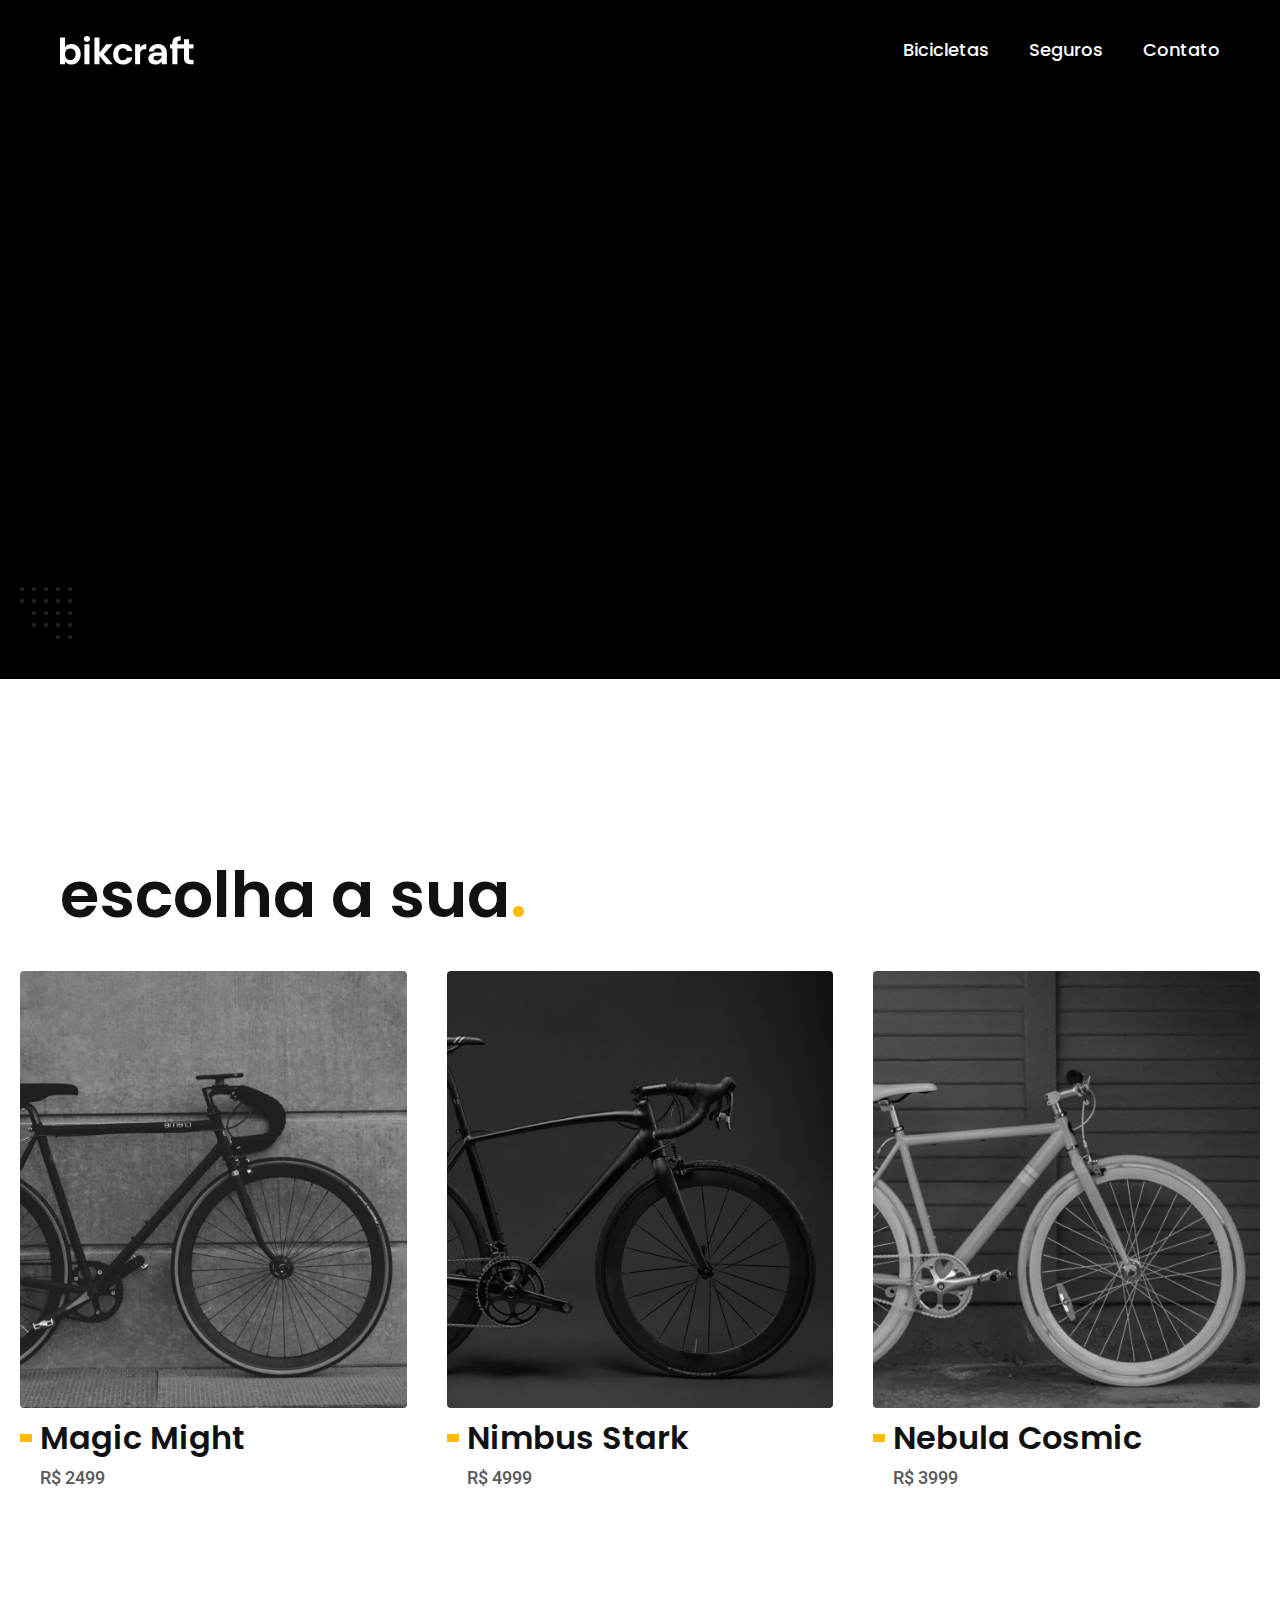
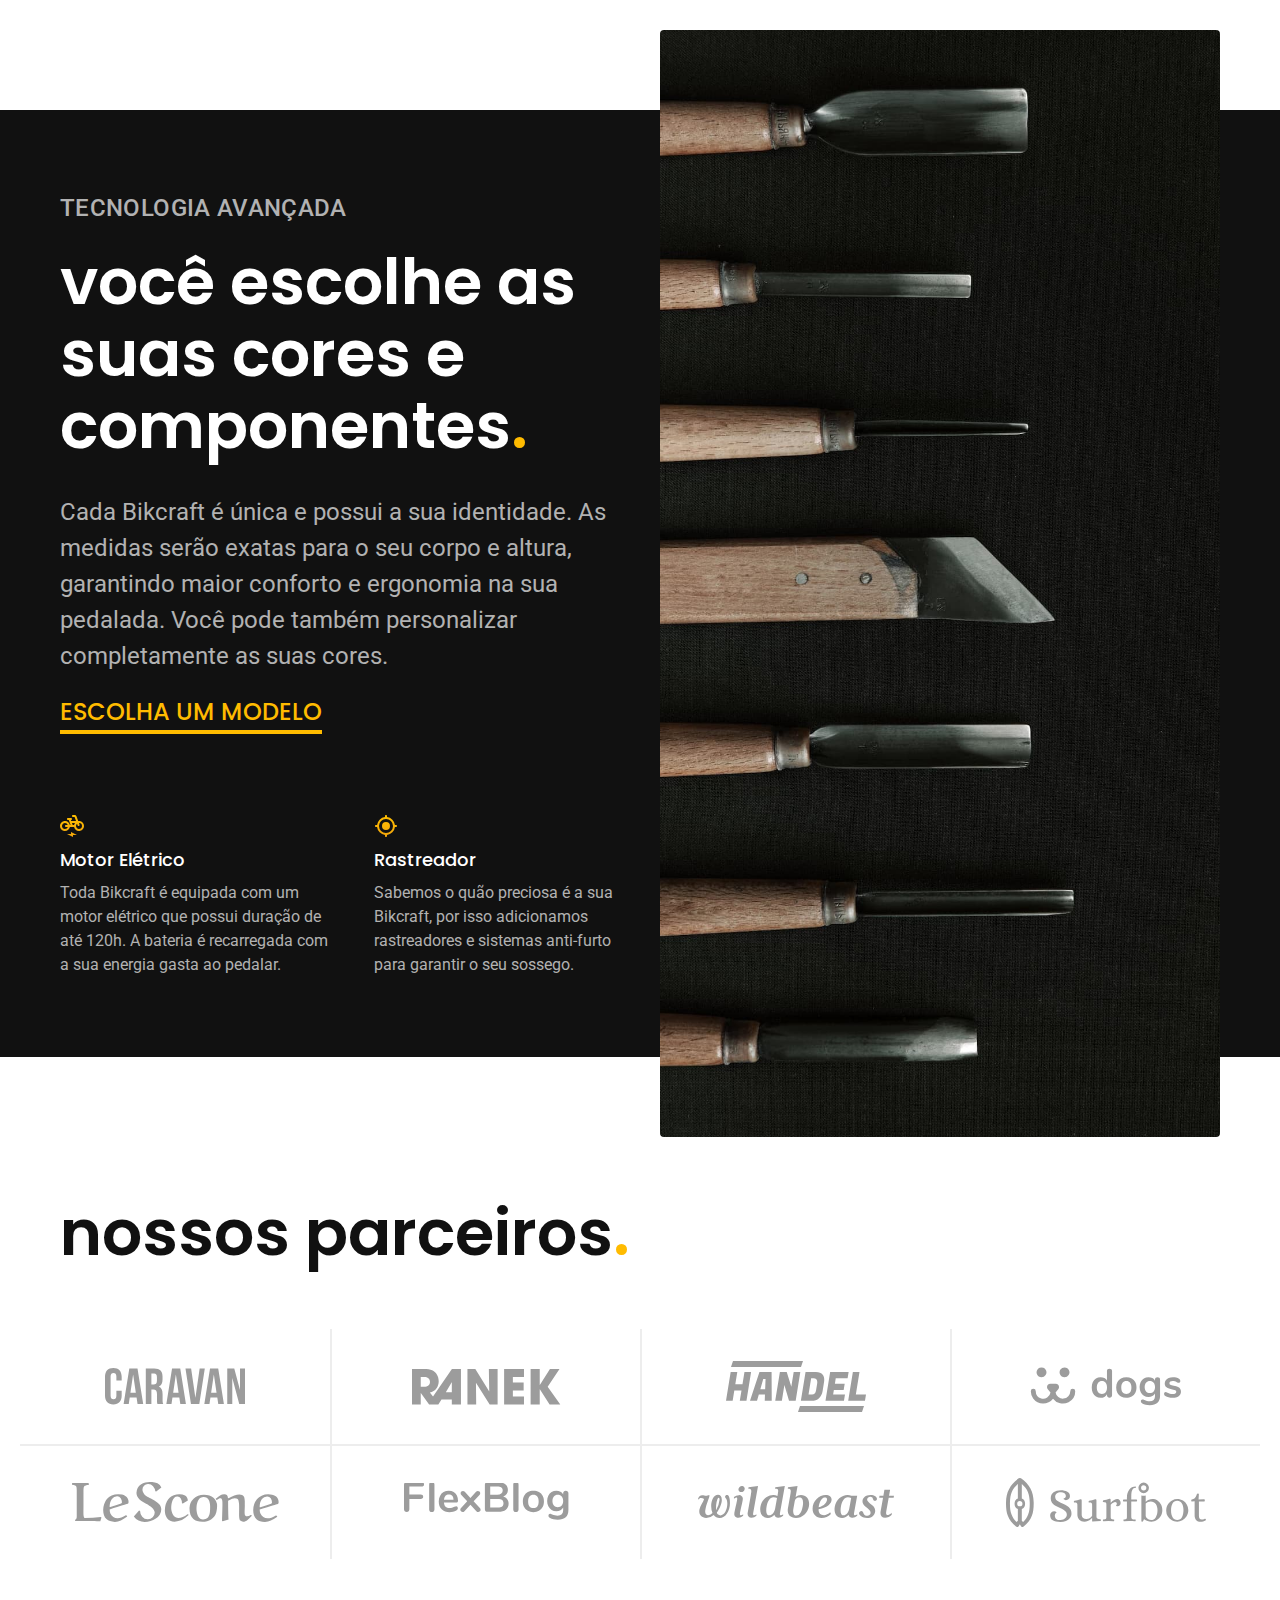
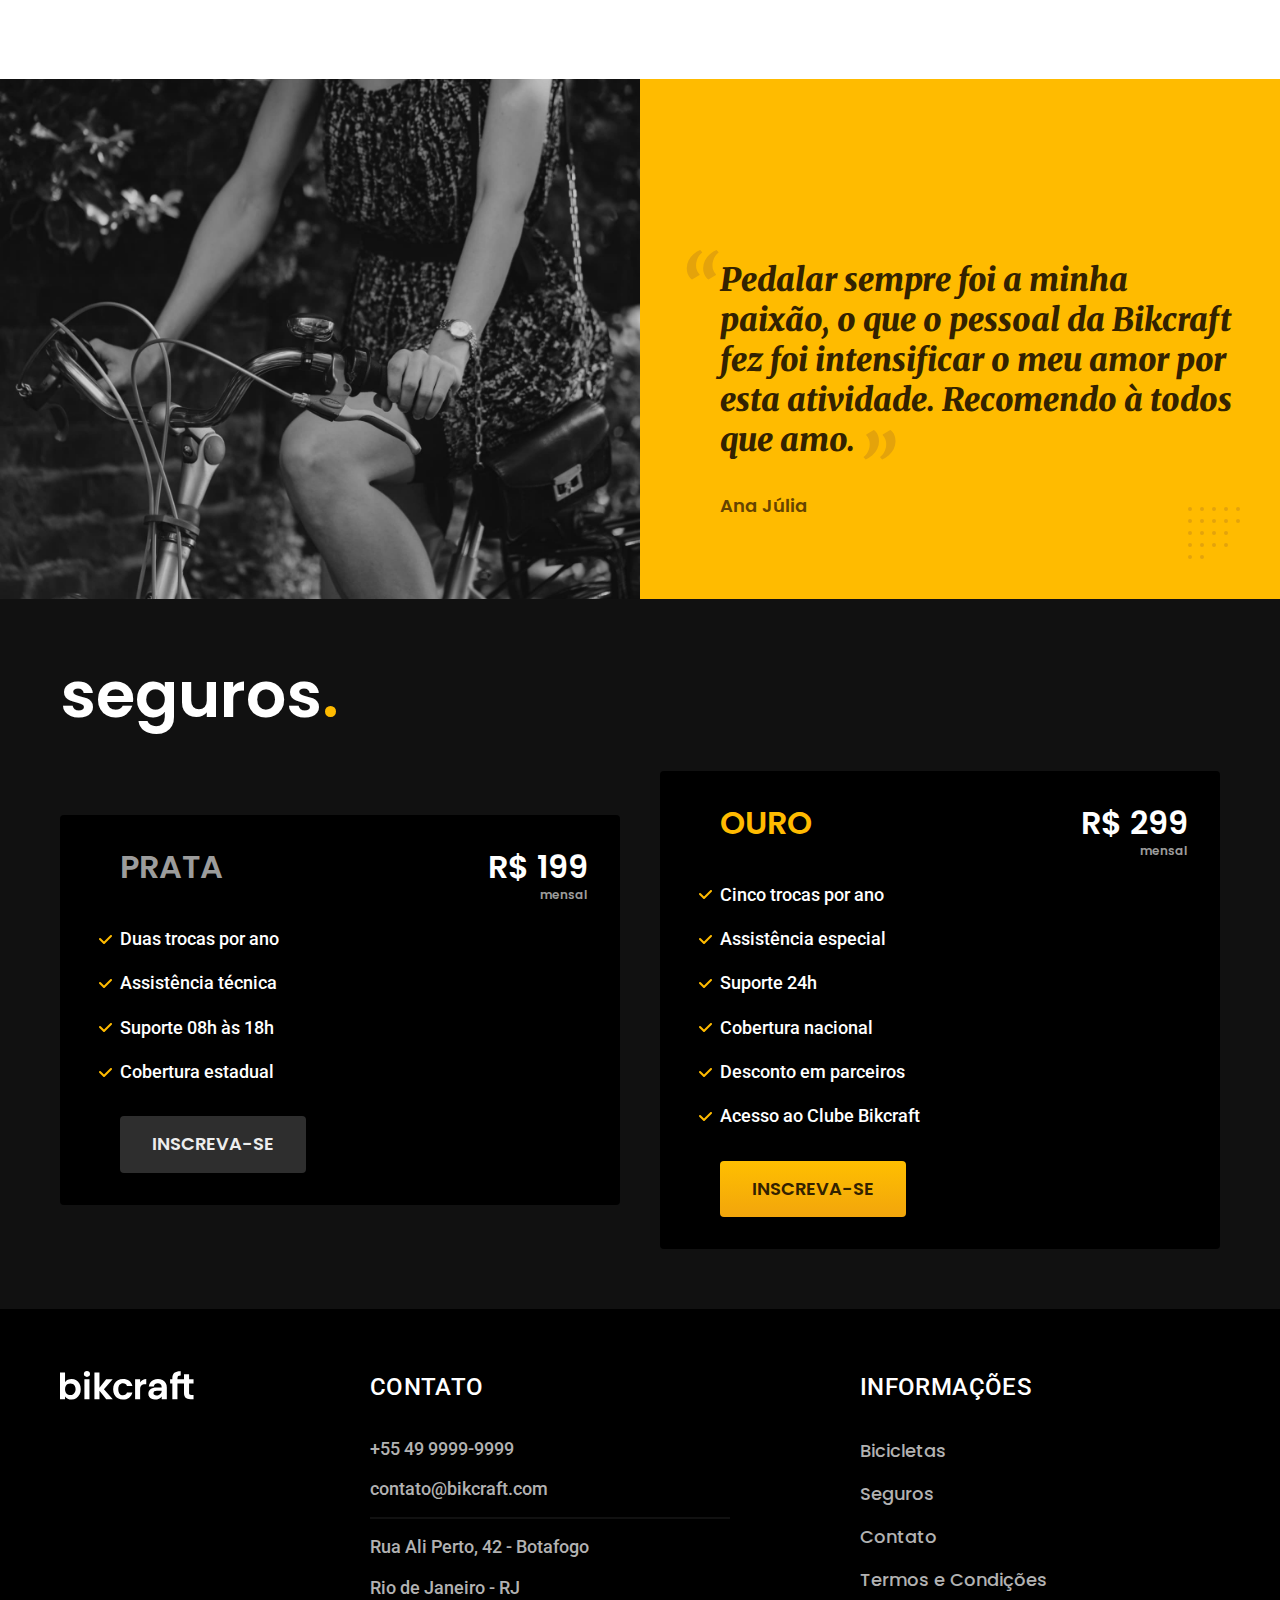
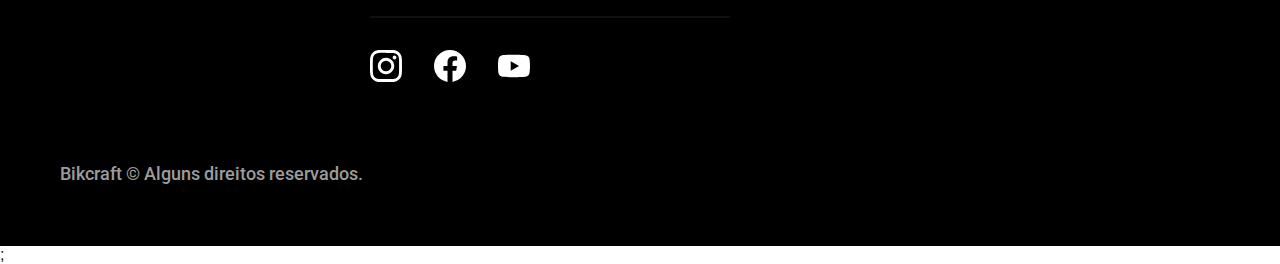
<file: index.html>
<!DOCTYPE html>
<html lang="pt-br">

<head>
  <meta charset="UTF-8">
  <meta name="viewport" content="width=device-width, initial-scale=1.0">
  <meta name="description" content="Bicicletas elétricas de alta precisão e qualidade, feitas sob medida para o cliente.Explore o mundo na sua velocidade com a Bikcraft.">

  <link rel="icon" href="./favicon.svg" type="image/svg+xml">

  <link rel="preload" href="/css/style.min.css" as="style">
  <link rel="stylesheet" href="/css/style.min.css">

  <link rel="preconnect" href="https://fonts.googleapis.com">
  <link rel="preconnect" href="https://fonts.gstatic.com" crossorigin>
  <link href="https://fonts.googleapis.com/css2?family=Merriweather:ital,opsz,wght@1,18..144,900&family=Poppins:ital,wght@0,100;0,200;0,300;0,400;0,500;0,600;0,700;0,800;0,900;1,100;1,200;1,300;1,400;1,500;1,600;1,700;1,800;1,900&family=Roboto:ital,wght@0,100..900;1,100..900&display=swap" rel="stylesheet">

  <title>Bikcraft - Bicicletas Elétricas</title>


  <script>
    document.documentElement.classList.add("js");
  </script>
</head>

<body>
  <header class="header-bg">
    <div class="header container-1200">
      <a href="./"><img src="/img/bikcraft.svg" alt="Logo Bikcraft">
      </a>
      <nav aria-label="primaria">
        <ul class="header-menu font-1-m cor-c0">
          <li><a href="/bicicletas.html">Bicicletas</a></li>
          <li><a href="/seguros.html">Seguros</a></li>
          <li><a href="/contato.html">Contato</a></li>
        </ul>
      </nav>
    </div>
  </header>

  <main class="introducao-bg">
    <div class="introducao container-1200">
      <div class="introducao-conteudo">
        <h1 class="font-1-xxl  cor-c0 fadeInDown" data-anime="200">Bicicletas feitas sob medida<span class="cor-p1">.<span></h1>
        <p class="font-2-l cor-c5 fadeInDown" data-anime="400">Bicicletas elétricas de alta precisão e qualidade, feitas sob medida para o cliente. Explore o mundo na sua velocidade com a Bikcraft.</p>
        <a href="./bicicletas.html fadeInDown" class="botao" data-anime="600">Selecione a sua</a>
      </div>
      <picture data-anime="800" class="fadeInDown">
        <source media="(max-width: 800px)" srcset="/img/bicicletas/nimbus.jpg">
        <img src="./img/fotos/introducao.jpg" alt="Bicicleta Elétrica Preta" width="1280" height="1600">
      </picture>
    </div>
  </main>

  <article class="bicicletas-lista">
    <h2 class="font-1-xxl container-1200">escolha a sua<span class="cor-p1">.</span></h2>
    <ul>
      <li>
        <a href="/bicicletas/magic.html">
          <img src="/img/bicicletas/magic-home.jpg" alt="Bicicleta Preta" width="920" height="1040">
          <h3 class="font-1-xl">Magic Might</h3>
          <span class="font-2-m cor-c8">R$ 2499</span>
        </a>
      </li>
      <li>
        <a href="/bicicletas/nimbus.html">
          <img src="/img/bicicletas/nimbus-home.jpg" alt="Bicicleta Preta" width="920" height="1040">
          <h3 class="font-1-xl">Nimbus Stark</h3>
          <span class="font-2-m cor-c8">R$ 4999</span>
        </a>
      </li>
      <li>
        <a href="/bicicletas/nebula.html">
          <img src="/img/bicicletas/nebula-home.jpg" alt="Bicicleta Branca" width="920" height="1040">
          <h3 class="font-1-xl">Nebula Cosmic</h3>
          <span class="font-2-m cor-c8">R$ 3999</span>
        </a>
      </li>
    </ul>
  </article>

  <article class="tecnologia-bg">
    <div class="tecnologia container-1200">
      <div class="tecnologia-conteudo">
        <span class="cor-c5 font-2-l-b">Tecnologia Avançada</span>
        <h2 class="cor-c0 font-1-xxl">você escolhe as suas cores e componentes<span class="cor-p1">.</span></h2>
        <p class="cor-c5 font-2-l">Cada Bikcraft é única e possui a sua identidade. As medidas serão exatas para o seu corpo e altura, garantindo maior conforto e ergonomia na sua pedalada. Você pode também personalizar completamente as suas cores.</p>
        <a class="link" href="/bicicletas.html">Escolha um modelo</a>
        <div class="tecnologia-vantagens">
          <div>
            <img src="/img/icones/eletrica.svg" alt="" width="32" height="32">
            <h3 class="cor-c0 font-1-m">Motor Elétrico</h3>
            <p class="cor-c5 font-2-s">Toda Bikcraft é equipada com um motor elétrico que possui duração de até 120h. A bateria é recarregada com a sua energia gasta ao pedalar.</p>
          </div>
          <div>
            <img src="/img/icones/rastreador.svg" alt="" width="32" height="32">
            <h3 class="cor-c0 font-1-m">Rastreador</h3>
            <p class="cor-c5 font-2-s">Sabemos o quão preciosa é a sua Bikcraft, por isso adicionamos rastreadores e sistemas anti-furto para garantir o seu sossego.</p>
          </div>
        </div>
      </div>

      <div class="tecnologia-imagem">
        <img src="/img/fotos/tecnologia.jpg" alt="" width="1200" height="1920">
      </div>
    </div>
  </article>

  <section class="parceiros" aria-labelledby="titulo-parceiros">
    <h2 id="titulo-parceiros" class="font-1-xxl container-1200">nossos parceiros<span class="cor-p1">.</span></h2>
    <ul class="">
      <li><img src="/img/parceiros/caravan.svg" alt="Caravan" width="140" height="38"></li>
      <li><img src="/img/parceiros/ranek.svg" alt="Ranek" width="149" height="36"></li>
      <li><img src="/img/parceiros/handel.svg" alt="Handel" width="140" height="50"></li>
      <li><img src="/img/parceiros/dogs.svg" alt="Dogs" width="152" height="39"></li>
      <li><img src="/img/parceiros/lescone.svg" alt="Lescone" width="208" height="41"></li>
      <li><img src="/img/parceiros/flexblog.svg" alt="Flexblog" width="165" height="38"></li>
      <li><img src="/img/parceiros/wildbeast.svg" alt="Wildbeast" width="196" height="196"></li>
      <li><img src="/img/parceiros/surfbot.svg" alt="Surfbot" width="200" height="49"></li>
    </ul>
  </section>

  <section class="depoimento" aria-label="Depoimento">
    <div>
      <img src="/img/fotos/depoimento.jpg" alt="Pessoa pedalando uma bicicleta bikcraft" width="1560" height="1360">
    </div>
    <div class="depoimento-conteudo">
      <blockquote class="font-1-xl cor-p5">
        <p>Pedalar sempre foi a minha paixão, o que o pessoal da Bikcraft fez foi intensificar o meu amor por esta atividade. Recomendo à todos que amo.</p>
      </blockquote>
      <span class="font-1-m-b cor-p4">Ana Júlia</span>
    </div>
  </section>

  <article class="seguros-bg">
    <div class="seguros container-1200">

      <h2 class="font-1-xxl cor-c0">seguros<span class="cor-p1">.<span></h2>

      <div class="seguros-item">
        <h3 class="font-1-xl cor-c6">PRATA</h3>
        <span class="font-1-xl cor-c0">R$ 199 <Span class="font-1-xs cor-c6">mensal</Span></span>
        <ul class="font-2-m cor-c0">
          <li>Duas trocas por ano</li>
          <li>Assistência técnica</li>
          <li>Suporte 08h às 18h</li>
          <li>Cobertura estadual</li>
        </ul>
        <a class="botao secundario" href="/orçamento.html">Inscreva-se</a>
      </div>
      <div class="seguros-item">
        <h3 class="font-1-xl cor-p1">OURO</h3>
        <span class="font-1-xl cor-c0">R$ 299 <Span class="font-1-xs cor-c6">mensal</Span></span>
        <ul class="font-2-m cor-c0">
          <li>Cinco trocas por ano</li>
          <li>Assistência especial</li>
          <li>Suporte 24h</li>
          <li>Cobertura nacional</li>
          <li>Desconto em parceiros</li>
          <li>Acesso ao Clube Bikcraft</li>
        </ul>
        <a class="botao" href="/orçamento.html">Inscreva-se</a>
      </div>
    </div>
  </article>

  <footer class="footer-bg">
    <div class="footer container-1200">
      <img src="/img/bikcraft.svg" alt="Logo Bikcraft" width="136" height="32">

      <div class="footer-contato">
        <h3 class="font-2-l-b cor-c0">Contato</h3>
        <ul class="cor-c5 font-2-m">
          <li><a href="tel:+554999999999">+55 49 9999-9999</a></li>
          <li><a href="mailto:contato@bikcraft.com">contato@bikcraft.com</a></li>
          <li>Rua Ali Perto, 42 - Botafogo</li>
          <li>Rio de Janeiro - RJ</li>
        </ul>
        <div class="footer-redes">
          <a href="/"> <img src="/img/redes/instagram.svg" alt="Instagram" width="32" height="32"></a>
          <a href="/"> <img src="/img/redes/facebook.svg" alt="Facebook" width="32" height="32"></a>
          <a href="/"> <img src="/img/redes/youtube.svg" alt="Youtube" width="32" height="32"></a>
        </div>
      </div>

      <div class="footer-informacoes">
        <h3 class="font-2-l-b cor-c0">Informações</h3>
        <nav>
          <ul class="cor-c5 font-1-m">
            <li><a href="/bicicletas.html">Bicicletas</a></li>
            <li><a href="/seguros.html">Seguros</a></li>
            <li><a href="/contato.html">Contato</a></li>
            <li><a href="/termos.html">Termos e Condições</a></li>
          </ul>
        </nav>
      </div>

      <p class="footer-copy font-2-m cor-c6">Bikcraft © Alguns direitos reservados.</p>
    </div>

  </footer>

  <script src="./js/plugins/simple-anime.js"></script>;
  <script src="./js/script.js"> </script>
</body>

</html>
</file>
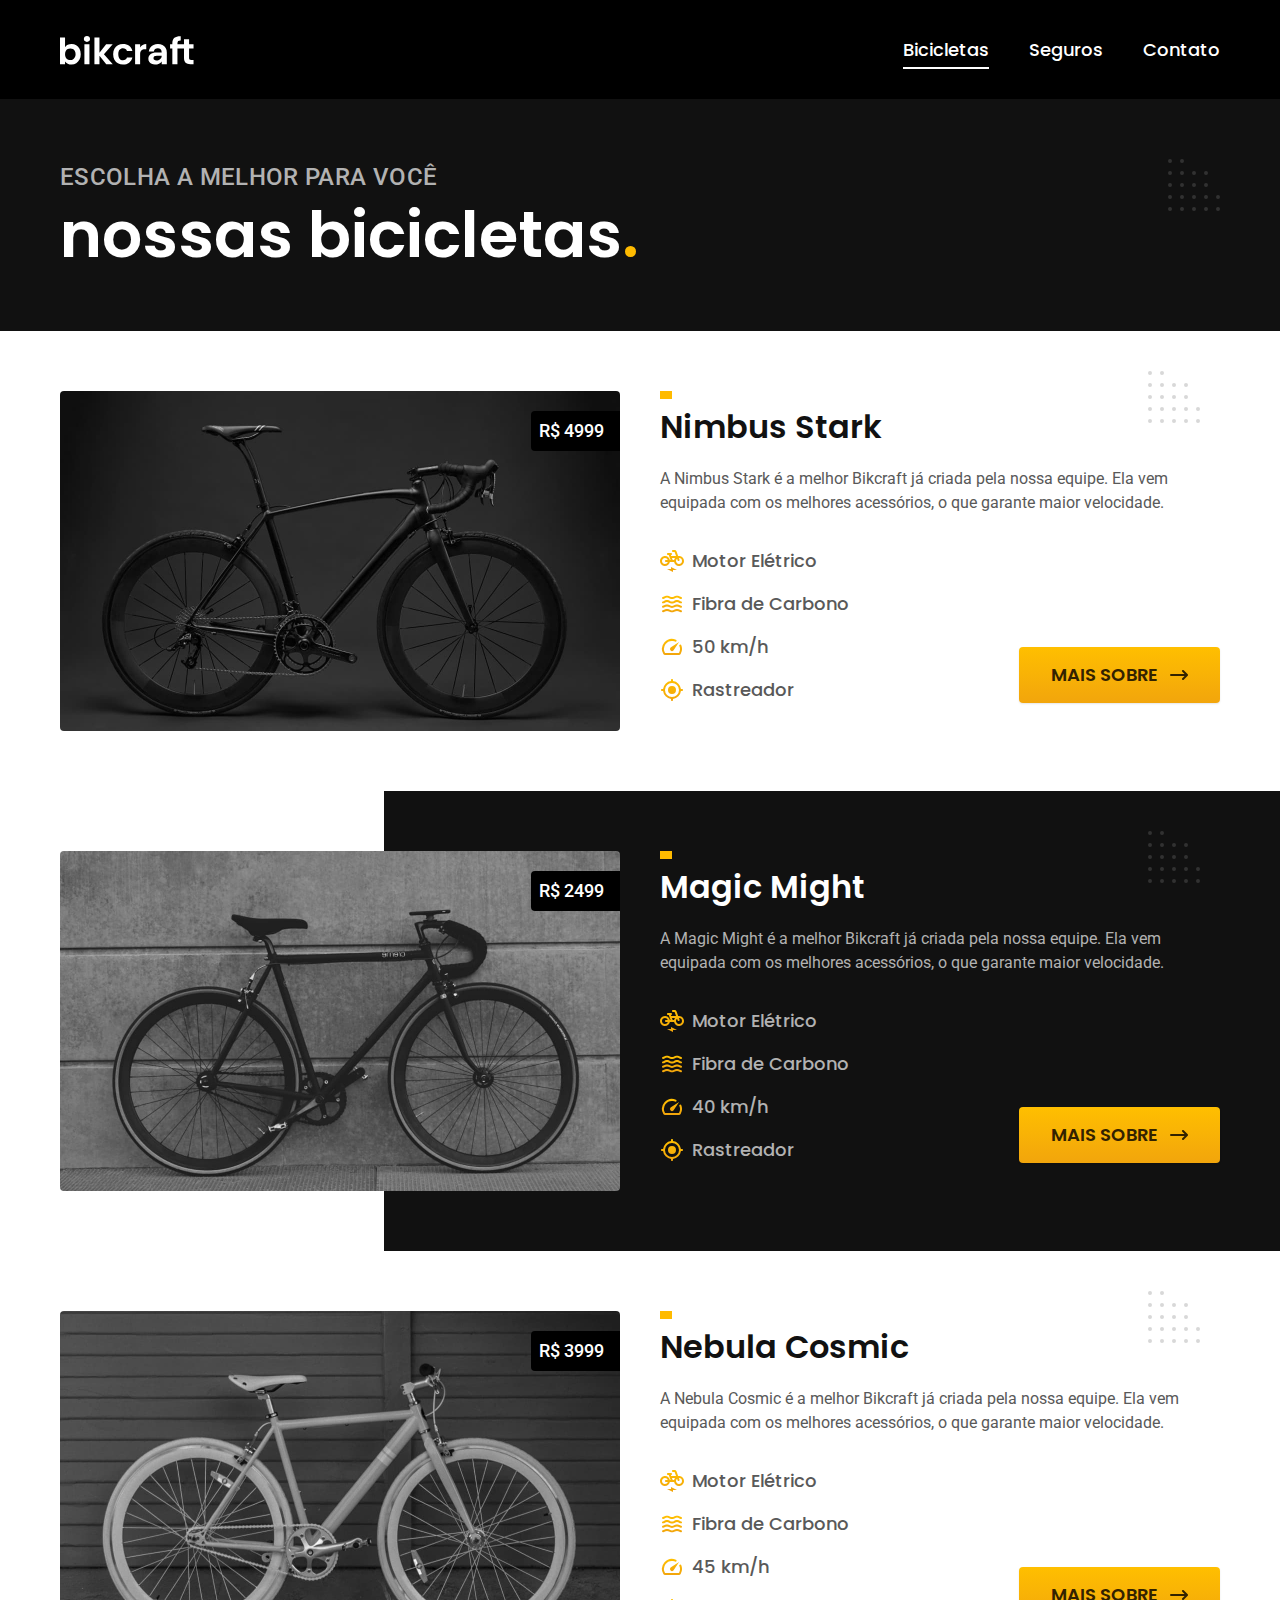
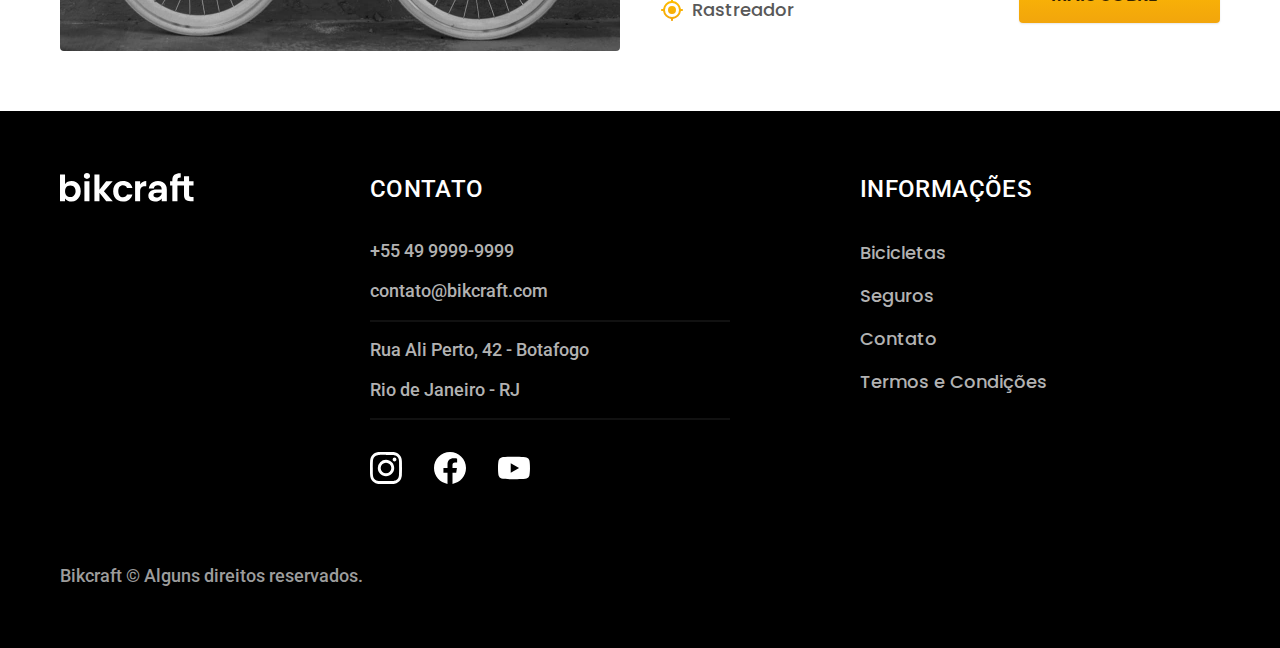
<file: bicicletas.html>
<!DOCTYPE html>
<html lang="pt-br">

<head>
  <meta charset="UTF-8">
  <meta name="viewport" content="width=device-width, initial-scale=1.0">
  <meta name="description" content="Nossas Bicicletas">

  <link rel="icon" href="./favicon.svg" type="image/svg+xml">

  <link rel="preload" href="/css/style.min.css" as="style">
  <link rel="stylesheet" href="/css/style.min.css">

  <link rel="preconnect" href="https://fonts.googleapis.com">
  <link rel="preconnect" href="https://fonts.gstatic.com" crossorigin>
  <link href="https://fonts.googleapis.com/css2?family=Merriweather:ital,opsz,wght@1,18..144,900&family=Poppins:ital,wght@0,100;0,200;0,300;0,400;0,500;0,600;0,700;0,800;0,900;1,100;1,200;1,300;1,400;1,500;1,600;1,700;1,800;1,900&family=Roboto:ital,wght@0,100..900;1,100..900&display=swap" rel="stylesheet">

  <title>Nossas Bicicletas | Bikcraft</title>
  <script>
    document.documentElement.classList.add("js");
  </script>
</head>

<body id="bicicletas">
  <header class="header-bg">
    <div class="header container-1200">
      <a href="./"><img src="/img/bikcraft.svg" alt="Logo Bikcraft" width="136" height="32">
      </a>
      <nav aria-label="primaria">
        <ul class="header-menu font-1-m cor-c0">
          <li><a href="/bicicletas.html">Bicicletas</a></li>
          <li><a href="/seguros.html">Seguros</a></li>
          <li><a href="/contato.html">Contato</a></li>
        </ul>
      </nav>
    </div>
  </header>

  <main>
    <div class="titulo-bg">
      <div class="titulo container-1200">
        <p class="font-2-l-b cor-c5">Escolha a melhor para você</p>
        <h1 class="font-1-xxl  cor-c0">nossas bicicletas<span class="cor-p1">.<span></h1>
      </div>
    </div>

    <div class="bicicletas-bg">
      <div class="bicicletas container-1200">
        <div class="bicicletas-imagem">
          <img src="/img/bicicletas/nimbus.jpg" alt="Bicicleta Preta Nimbus Stark" width="1120" height="680">
          <span class="font-2-m cor-c0">R$ 4999</span>
        </div>
        <div class="bicicletas-conteudo">
          <h2 class="font-1-xl">Nimbus Stark</h2>
          <p class="font-2-s cor-c8">A Nimbus Stark é a melhor Bikcraft já criada pela nossa equipe. Ela vem equipada com os melhores acessórios, o que garante maior velocidade.</p>
          <ul class="font-1-m cor-c8">
            <li><img src="/img/icones/eletrica.svg" alt="" width="32" height="32">Motor Elétrico</li>
            <li><img src="/img/icones/carbono.svg" alt="" width="32" height="32">Fibra de Carbono</li>
            <li><img src="/img/icones/velocidade.svg" alt="" width="32" height="32">50 km/h</li>
            <li><img src="/img/icones/rastreador.svg" alt="" width="32" height="32">Rastreador</li>
          </ul>
          <a class="botao seta" href="./bicicletas/nimbus.html">Mais Sobre</a>
        </div>
      </div>
    </div>

    <div class="bicicletas-bg">
      <div class="bicicletas container-1200">
        <div class="bicicletas-imagem">
          <img src="/img/bicicletas/magic.jpg" alt="Bicicleta Preta Nimbus Stark">
          <span class="font-2-m cor-c0">R$ 2499</span>
        </div>
        <div class="bicicletas-conteudo">
          <h2 class="font-1-xl cor-c0">Magic Might</h2>
          <p class="font-2-s cor-c5">A Magic Might é a melhor Bikcraft já criada pela nossa equipe. Ela vem equipada com os melhores acessórios, o que garante maior velocidade.</p>
          <ul class="font-1-m cor-c5">
            <li><img src="/img/icones/eletrica.svg" alt="" width="32" height="32">Motor Elétrico</li>
            <li><img src="/img/icones/carbono.svg" alt="" width="32" height="32">Fibra de Carbono</li>
            <li><img src="/img/icones/velocidade.svg" alt="" width="32" height="32">40 km/h</li>
            <li><img src="/img/icones/rastreador.svg" alt="" width="32" height="32">Rastreador</li>
          </ul>
          <a class="botao seta" href="./bicicletas/magic.html">Mais Sobre</a>
        </div>
      </div>
    </div>

    <div class="bicicletas-bg">
      <div class="bicicletas container-1200">
        <div class="bicicletas-imagem">
          <img src="/img/bicicletas/nebula.jpg" alt="Bicicleta Preta Nimbus Stark" width="1120" height="680">
          <span class="font-2-m cor-c0">R$ 3999</span>
        </div>
        <div class="bicicletas-conteudo">
          <h2 class="font-1-xl">Nebula Cosmic</h2>
          <p class="font-2-s cor-c8">A Nebula Cosmic é a melhor Bikcraft já criada pela nossa equipe. Ela vem equipada com os melhores acessórios, o que garante maior velocidade.</p>
          <ul class="font-1-m cor-c8">
            <li><img src="/img/icones/eletrica.svg" alt="" width="32" height="32">Motor Elétrico</li>
            <li><img src="/img/icones/carbono.svg" alt="" width="32" height="32">Fibra de Carbono</li>
            <li><img src="/img/icones/velocidade.svg" alt="" width="32" height="32">45 km/h</li>
            <li><img src="/img/icones/rastreador.svg" alt="" width="32" height="32">Rastreador</li>
          </ul>
          <a class="botao seta" href="./bicicletas/nebula.html">Mais Sobre</a>
        </div>
      </div>
    </div>

  </main>

  <footer class="footer-bg">
    <div class="footer container-1200">
      <img src="/img/bikcraft.svg" alt="Logo Bikcraft" width="136" height="32">

      <div class="footer-contato">
        <h3 class="font-2-l-b cor-c0">Contato</h3>
        <ul class="cor-c5 font-2-m">
          <li><a href="tel:+554999999999">+55 49 9999-9999</a></li>
          <li><a href="mailto:contato@bikcraft.com">contato@bikcraft.com</a></li>
          <li>Rua Ali Perto, 42 - Botafogo</li>
          <li>Rio de Janeiro - RJ</li>
        </ul>
        <div class="footer-redes">
          <a href="/"> <img src="/img/redes/instagram.svg" alt="Instagram" width="32" height="32"></a>
          <a href="/"> <img src="/img/redes/facebook.svg" alt="Facebook" width="32" height="32"></a>
          <a href="/"> <img src="/img/redes/youtube.svg" alt="Youtube" width="32" height="32"></a>
        </div>
      </div>

      <div class="footer-informacoes">
        <h3 class="font-2-l-b cor-c0">Informações</h3>
        <nav>
          <ul class="cor-c5 font-1-m">
            <li><a href="/bicicletas.html">Bicicletas</a></li>
            <li><a href="/seguros.html">Seguros</a></li>
            <li><a href="/contato.html">Contato</a></li>
            <li><a href="/termos.html">Termos e Condições</a></li>
          </ul>
        </nav>
      </div>

      <p class="footer-copy font-2-m cor-c6">Bikcraft © Alguns direitos reservados.</p>
    </div>
  </footer>

  <script src="./js/script.js"> </script>
</body>

</html>
</file>
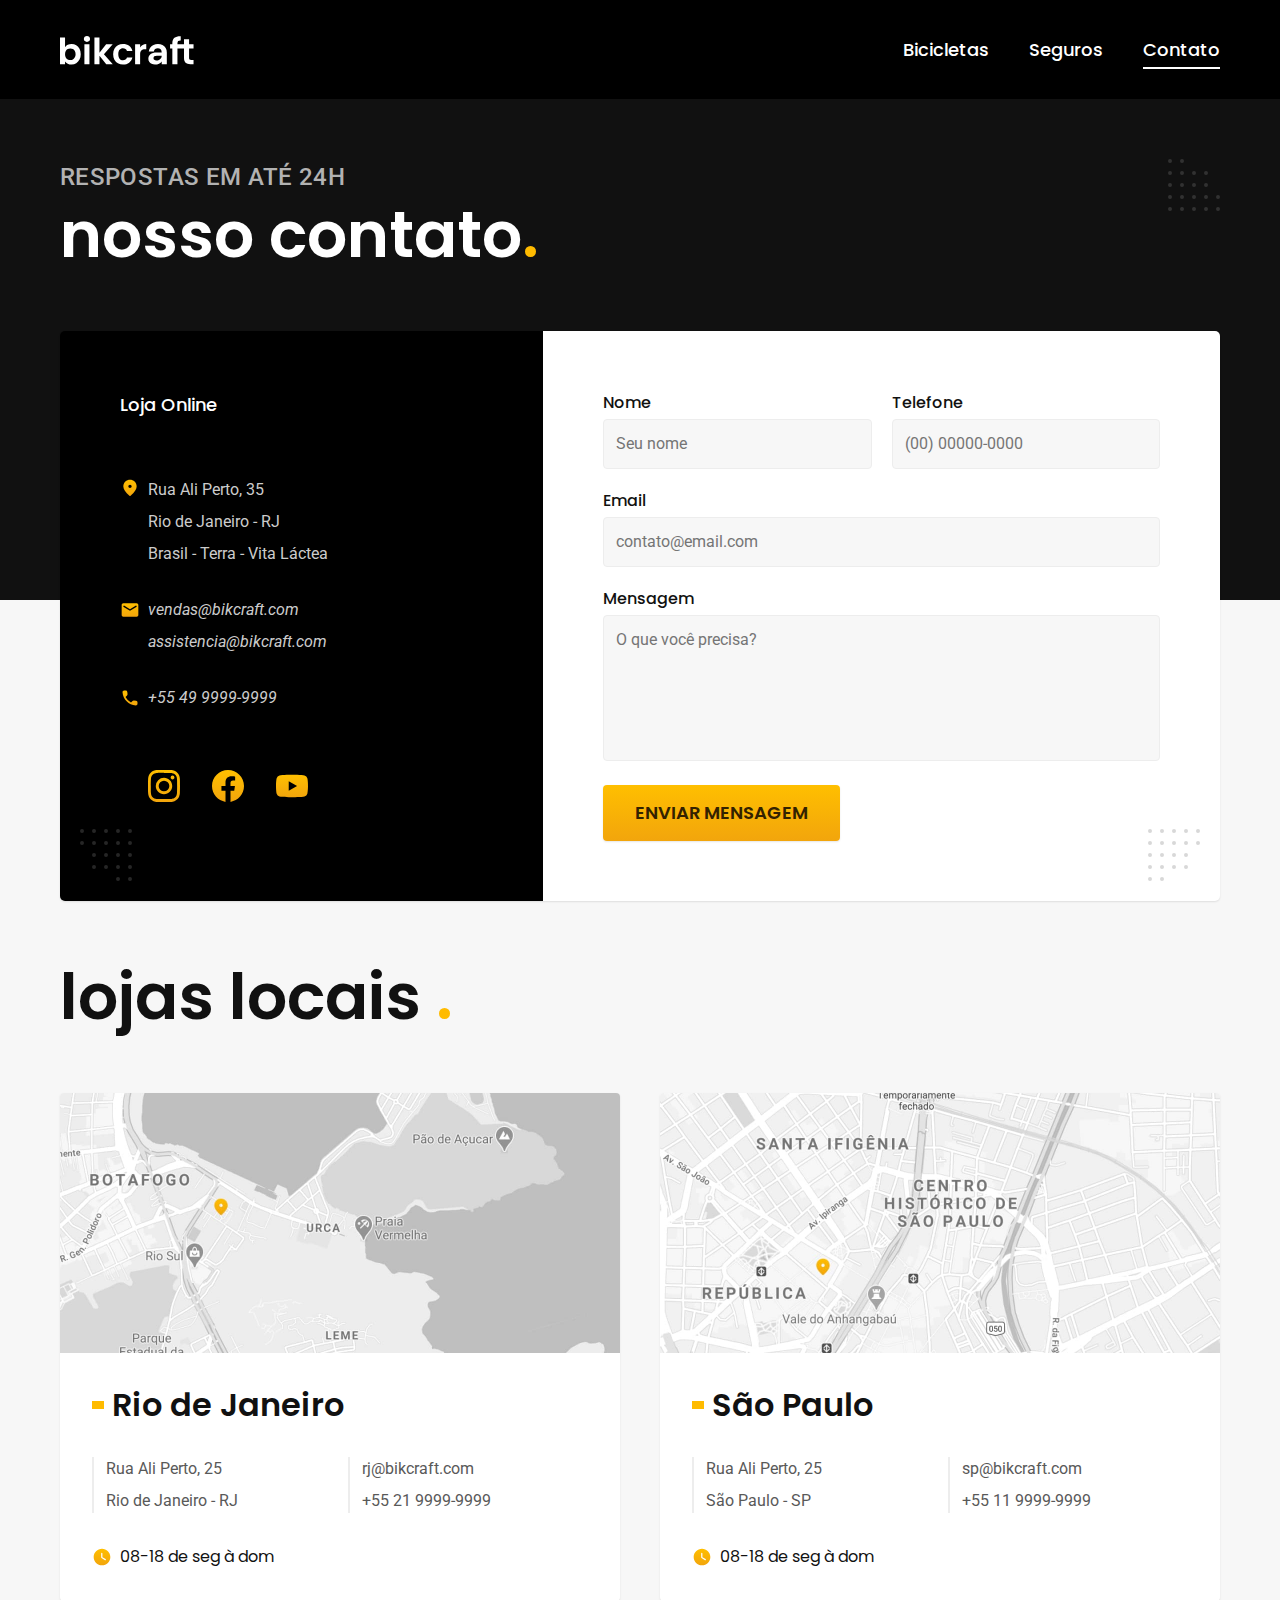
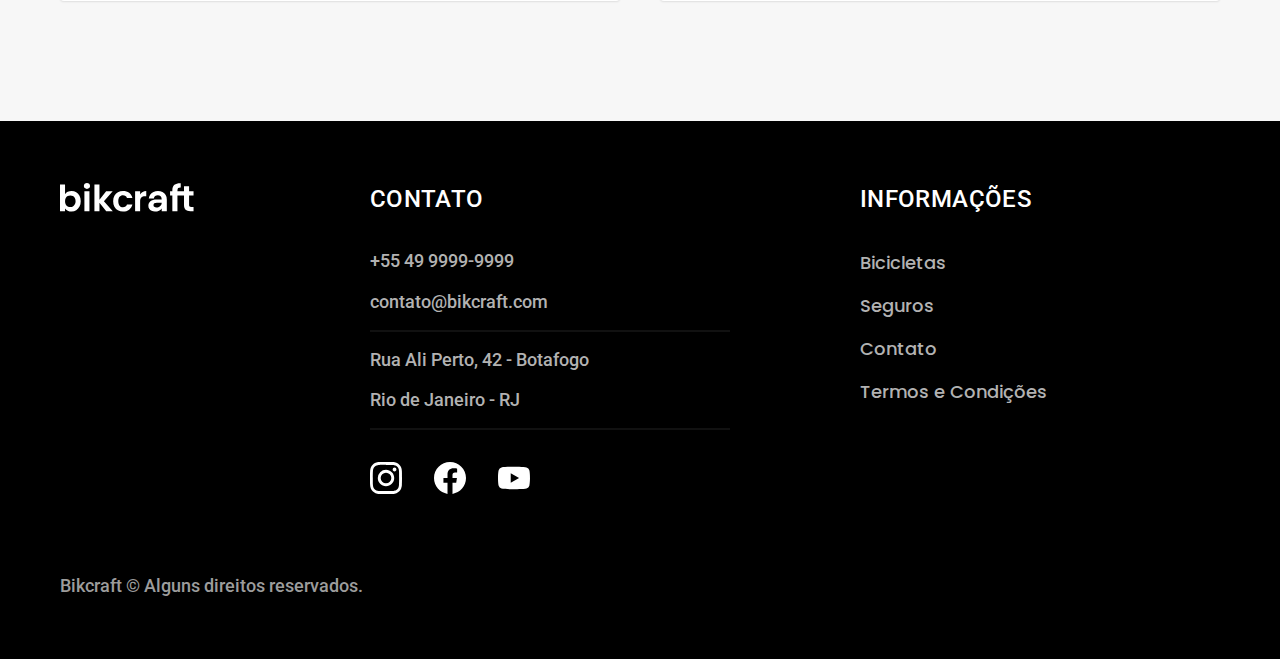
<file: contato.html>
<!DOCTYPE html>
<html lang="pt-br">

<head>
  <meta charset="UTF-8">
  <meta name="viewport" content="width=device-width, initial-scale=1.0">
  <meta name="description" content="Página de contato">

  <link rel="icon" href="./favicon.svg" type="image/svg+xml">

  <link rel="preload" href="/css/style.min.css" as="style">
  <link rel="stylesheet" href="/css/style.min.css">

  <link rel="preconnect" href="https://fonts.googleapis.com">
  <link rel="preconnect" href="https://fonts.gstatic.com" crossorigin>
  <link href="https://fonts.googleapis.com/css2?family=Merriweather:ital,opsz,wght@1,18..144,900&family=Poppins:ital,wght@0,100;0,200;0,300;0,400;0,500;0,600;0,700;0,800;0,900;1,100;1,200;1,300;1,400;1,500;1,600;1,700;1,800;1,900&family=Roboto:ital,wght@0,100..900;1,100..900&display=swap" rel="stylesheet">

  <title>Contato | Bikcraft</title>
  <script>
    document.documentElement.classList.add("js");
  </script>
</head>

<body id="contato">
  <header class="header-bg">
    <div class="header container-1200">
      <a href="./"><img src="/img/bikcraft.svg" alt="Logo Bikcraft" width="136" height="32">
      </a>
      <nav aria-label="primaria">
        <ul class="header-menu font-1-m cor-c0">
          <li><a href="/bicicletas.html">Bicicletas</a></li>
          <li><a href="/seguros.html">Seguros</a></li>
          <li><a href="/contato.html">Contato</a></li>
        </ul>
      </nav>
    </div>
  </header>

  <main>
    <div class="titulo-bg">
      <div class="titulo container-1200">
        <p class="font-2-l-b cor-c5">RESPOSTAS EM ATÉ 24H</p>
        <h1 class="font-1-xxl  cor-c0">nosso contato<span class="cor-p1">.<span></h1>
      </div>
    </div>

    <div class="contato container-1200">
      <section class="contato-dados" aria-label="Endereço">
        <h2 class="font-1-m cor-c0">Loja Online</h2>
        <div class="contato-endereco font-2-s cor-c4">
          <p>Rua Ali Perto, 35</p>
          <p>Rio de Janeiro - RJ</p>
          <p>Brasil - Terra - Vita Láctea</p>
        </div>
        <address class="contato-meios font-2-s cor-c4">
          <a href="mailto:vendas@bikcraft.com">vendas@bikcraft.com</a>
          <a href="mailto:assistencia@bikcraft.com">assistencia@bikcraft.com</a>
          <a class="telefone" href="tel:+554999999999">+55 49 9999-9999</a>
        </address>
        <div class="contato-redes">
          <a href="/"> <img src="/img/redes/instagram-p.svg" alt="Instagram" width="32" height="32"></a>
          <a href="/"> <img src="/img/redes/facebook-p.svg" alt="Facebook" width="32" height="32"></a>
          <a href="/"> <img src="/img/redes/youtube-p.svg" alt="Youtube" width="32" height="32"></a>
        </div>
      </section>
      <section class="contato-formulario" aria-label="formulario">
        <form class="form" action="./contato.html">
          <div>
            <label for="nome">Nome</label>
            <input type="text" id="nome" name="nome" required placeholder="Seu nome">
          </div>
          <div>
            <label for="telefone">Telefone</label>
            <input type="text" id="telefone" name="telefone" required placeholder="(00) 00000-0000">
          </div>
          <div class="col-2">
            <label for="email">Email</label>
            <input type="email" id="email" name="email" required placeholder="contato@email.com">
          </div>
          <div class="col-2">
            <label for="mensagem">Mensagem</label>
            <textarea name="mensagem" id="mensagem" name="mensagem" rows="5" required placeholder="O que você precisa?"></textarea>
          </div>
          <button class="botao formbtn col-2">Enviar Mensagem</button>
        </form>
      </section>
    </div>
  </main>

  <article class="lojas container-1200">
    <h2 class="font-1-xxl">lojas locais <span class="cor-p1">.</span></h2>
    <div class="lojas-item">
      <img src="./img/lojas/rj.jpg" alt="mapa marcando o endereço em Rua Ali Perto, 25 - Rio de Janeiro - Rj" width="1120" height="520">
      <div class="lojas-conteudo">
        <h3 class="font-1-xl">Rio de Janeiro</h3>
        <div class="lojas-dados font-2-s cor-c8">
          <p>Rua Ali Perto, 25</p>
          <p>Rio de Janeiro - RJ</p>
        </div>
        <div class="lojas-dados font-2-s cor-c8">
          <a href="mailto:rj@bikcraft.com">rj@bikcraft.com</a>
          <a class="telefone" href="tel:+554999999999">+55 21 9999-9999</a>
        </div>
        <p class="lojas-tempo font-1-s"><img src="./img/icones/horario.svg" width="20" height="20">08-18 de seg à dom</p>
      </div>
    </div>
    <div class="lojas-item">
      <img src="./img/lojas/sp.jpg" alt="mapa marcando o endereço em Rua Ali Perto, 25 - São Paulo - Sp" width="1120" height="520">
      <div class="lojas-conteudo">
        <h3 class="font-1-xl">São Paulo</h3>
        <div class="lojas-dados font-2-s cor-c8">
          <p>Rua Ali Perto, 25</p>
          <p>São Paulo - SP</p>
        </div>
        <div class="lojas-dados font-2-s cor-c8">
          <a href="mailto:sp@bikcraft.com">sp@bikcraft.com</a>
          <a class="telefone" href="tel:+554999999999">+55 11 9999-9999</a>
        </div>
        <p class="lojas-tempo font-1-s"><img src="./img/icones/horario.svg" width="20" height="20">08-18 de seg à dom</p>
      </div>
    </div>
  </article>

  <footer class="footer-bg">
    <div class="footer container-1200">
      <img src="/img/bikcraft.svg" alt="Logo Bikcraft" width="136" height="32">
      <div class="footer-contato">
        <h3 class="font-2-l-b cor-c0">Contato</h3>
        <ul class="cor-c5 font-2-m">
          <li><a href="tel:+554999999999">+55 49 9999-9999</a></li>
          <li><a href="mailto:contato@bikcraft.com">contato@bikcraft.com</a></li>
          <li>Rua Ali Perto, 42 - Botafogo</li>
          <li>Rio de Janeiro - RJ</li>
        </ul>
        <div class="footer-redes">
          <a href="/"> <img src="/img/redes/instagram.svg" alt="Instagram" width="32" height="32"></a>
          <a href="/"> <img src="/img/redes/facebook.svg" alt="Facebook" width="32" height="32"></a>
          <a href="/"> <img src="/img/redes/youtube.svg" alt="Youtube" width="32" height="32"></a>
        </div>
      </div>

      <div class="footer-informacoes">
        <h3 class="font-2-l-b cor-c0">Informações</h3>
        <nav>
          <ul class="cor-c5 font-1-m">
            <li><a href="/bicicletas.html">Bicicletas</a></li>
            <li><a href="/seguros.html">Seguros</a></li>
            <li><a href="/contato.html">Contato</a></li>
            <li><a href="/termos.html">Termos e Condições</a></li>
          </ul>
        </nav>
      </div>

      <p class="footer-copy font-2-m cor-c6">Bikcraft © Alguns direitos reservados.</p>
    </div>

  </footer>

  <script src="./js/script.js"> </script>
</body>

</html>
</file>
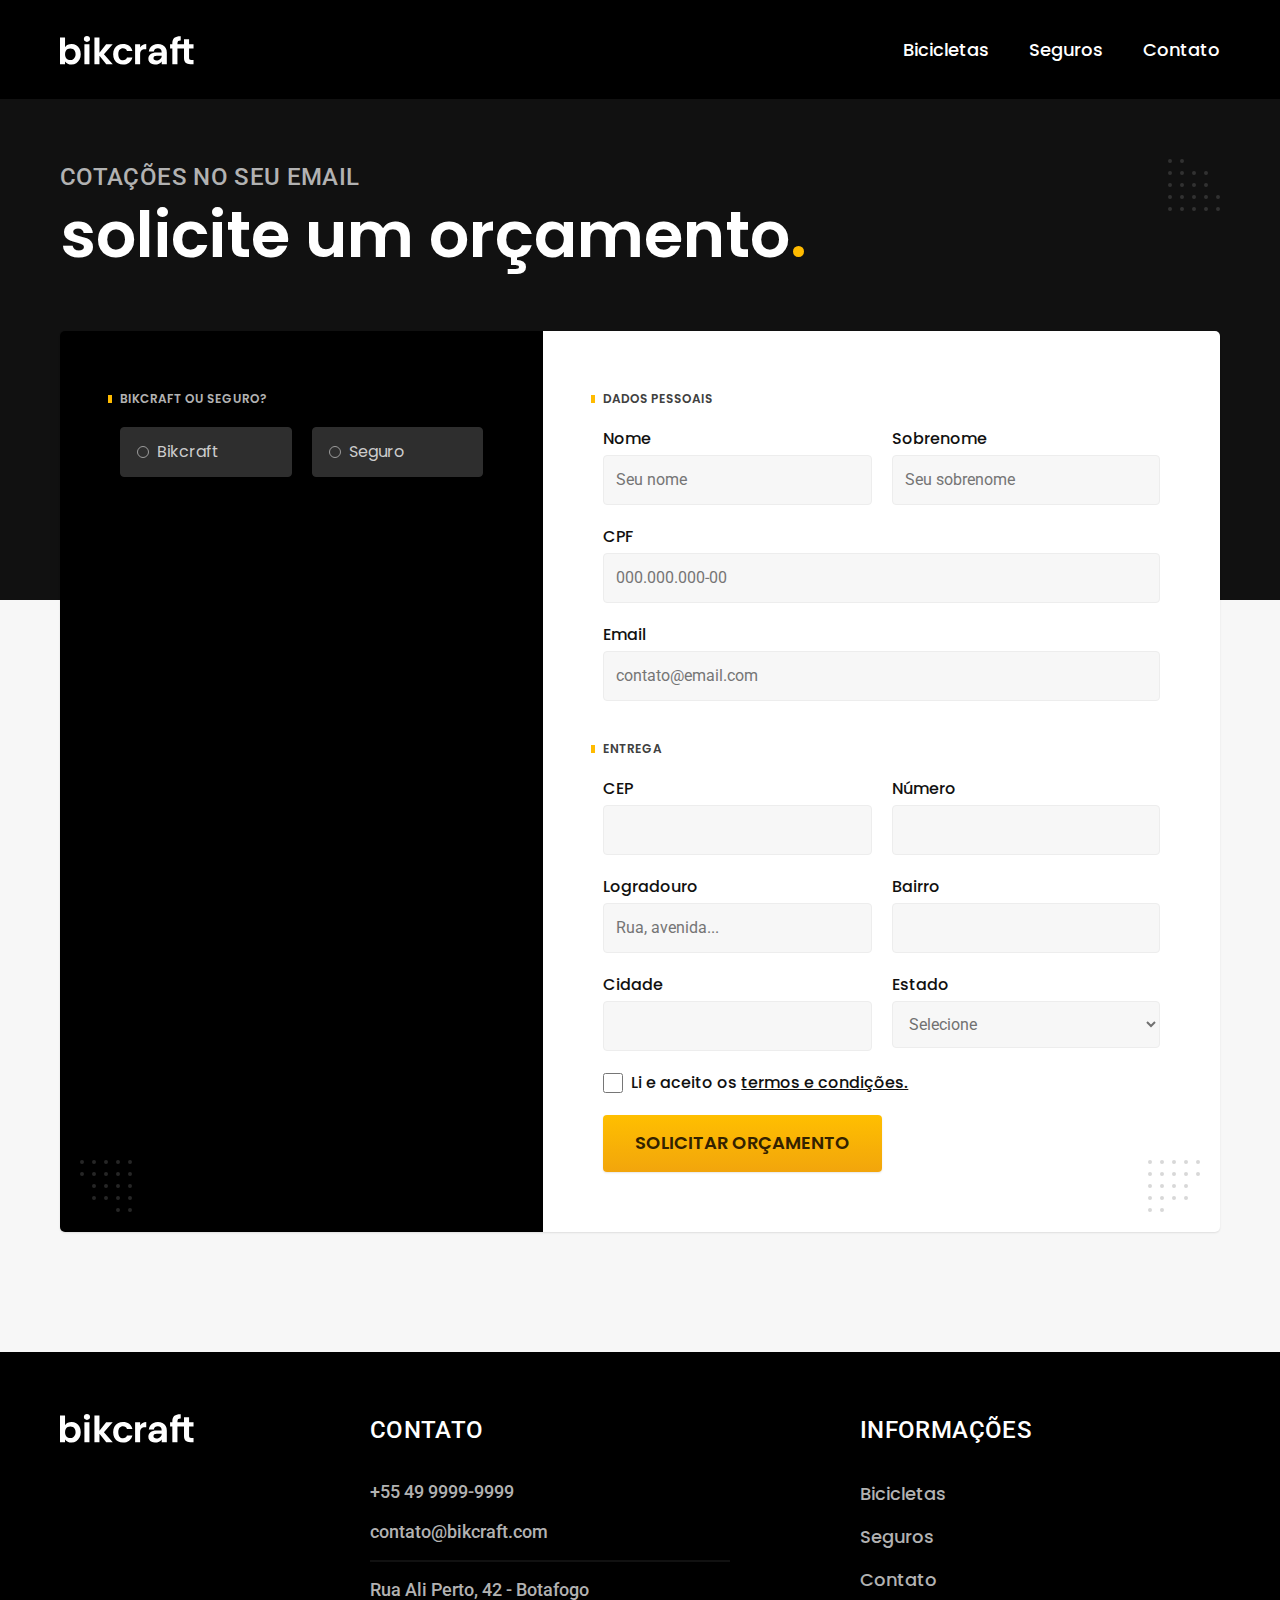
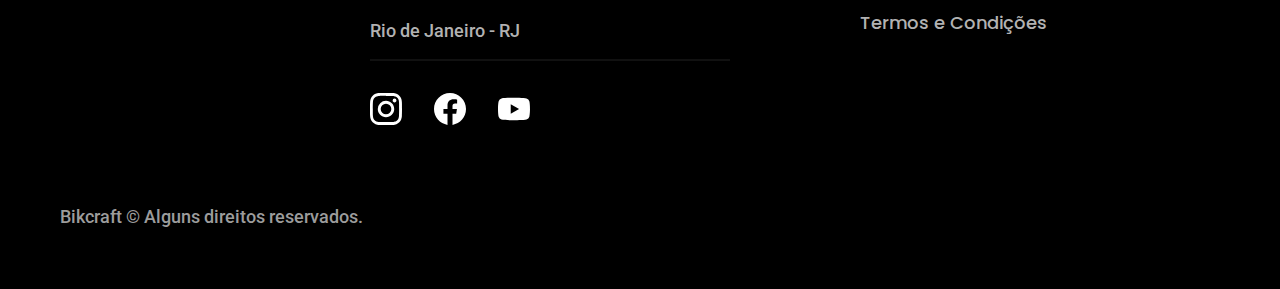
<file: orcamento.html>
<!DOCTYPE html>
<html lang="pt-br">

<head>
  <meta charset="UTF-8">
  <meta name="viewport" content="width=device-width, initial-scale=1.0">
  <meta name="description" content="Faça um orçamento">

  <link rel="icon" href="./favicon.svg" type="image/svg+xml">

  <link rel="preload" href="/css/style.min.css" as="style">
  <link rel="stylesheet" href="/css/style.min.css">

  <link rel="preconnect" href="https://fonts.googleapis.com">
  <link rel="preconnect" href="https://fonts.gstatic.com" crossorigin>
  <link href="https://fonts.googleapis.com/css2?family=Merriweather:ital,opsz,wght@1,18..144,900&family=Poppins:ital,wght@0,100;0,200;0,300;0,400;0,500;0,600;0,700;0,800;0,900;1,100;1,200;1,300;1,400;1,500;1,600;1,700;1,800;1,900&family=Roboto:ital,wght@0,100..900;1,100..900&display=swap" rel="stylesheet">

  <title>Orçamento | Bikcraft</title>
  <script>
    document.documentElement.classList.add("js");
  </script>
</head>

<body id="orcamento">
  <header class="header-bg">
    <div class="header container-1200">
      <a href="./"><img src="/img/bikcraft.svg" alt="Logo Bikcraft" width="136" height="32">
      </a>
      <nav aria-label="primaria">
        <ul class="header-menu font-1-m cor-c0">
          <li><a href="/bicicletas.html">Bicicletas</a></li>
          <li><a href="/seguros.html">Seguros</a></li>
          <li><a href="/contato.html">Contato</a></li>
        </ul>
      </nav>
    </div>
  </header>

  <main>
    <div class="titulo-bg">
      <div class="titulo container-1200">
        <p class="font-2-l-b cor-c5">Cotações no seu email</p>
        <h1 class="font-1-xxl  cor-c0">solicite um orçamento<span class="cor-p1">.<span></h1>
      </div>
    </div>

    <form class="orcamento container-1200" action="/orcamento.html">
      <div class="orcamento-produto">
        <h2 class="font-1-xs cor-c5 col-2">Bikcraft ou Seguro?</h2>

        <input type="radio" name="tipo" value="Selecionou Bikcraft" id="bikcraft">
        <label for="bikcraft">Bikcraft</label>

        <input type="radio" name="tipo" value="Selecionou Seguro" id="seguro">
        <label for="seguro">Seguro</label>

        <div class="orcamento-conteudo" id="orcamento-bikcraft">
          <h2 class="font-1-xs cor-c5 col-2">Escolha a sua</h2>

          <input type="radio" name="produto" value="Nimbus" id="nimbus">
          <label for="nimbus">Nimbus Stark <span>R$ 4999</span></label>
          <div class="orcamento-detalhes">
            <ul class="font-1-xs cor-c8">
              <li><img src="./img/icones/eletrica.svg" alt="" width="32" height="32"> Motor Elétrico</li>
              <li><img src="./img/icones/carbono.svg" alt="" width="32" height="32"> Fibra de Carbono</li>
              <li><img src="./img/icones/velocidade.svg" alt="" width="32" height="32"> 50km/h</li>
              <li><img src="./img/icones/rastreador.svg" alt="" width="32" height="32"> Rastreador</li>
            </ul>
            <img src="./img/bicicletas/nimbus.jpg" alt="Bicicleta Preta" width="1120" height="680">
          </div>

          <input type="radio" name="produto" value="Magic" id="magic">
          <label for="magic">Magic Might <span>R$ 2499</span></label>
          <div class="orcamento-detalhes">
            <ul class="font-1-xs cor-c8">
              <li><img src="./img/icones/eletrica.svg" alt=""> Motor Elétrico</li>
              <li><img src="./img/icones/carbono.svg" alt="" width="32" height="32"> Fibra de Carbono</li>
              <li><img src="./img/icones/velocidade.svg" alt="" width="32" height="32"> 40km/h</li>
              <li><img src="./img/icones/rastreador.svg" alt="" width="32" height="32"> Rastreador</li>
            </ul>
            <img src="./img/bicicletas/magic.jpg" alt="Bicicleta Preta" width="1120" height="680">
          </div>

          <input type="radio" name="produto" value="Nebula" id="nebula">
          <label for="nebula">Nebula Cosmic <span>R$ 3999</span></label>
          <div class="orcamento-detalhes">
            <ul class="font-1-xs cor-c8">
              <li><img src="./img/icones/eletrica.svg" alt="" width="32" height="32"> Motor Elétrico</li>
              <li><img src="./img/icones/carbono.svg" alt="" width="32" height="32"> Fibra de Carbono</li>
              <li><img src="./img/icones/velocidade.svg" alt="" width="32" height="32"> 45km/h</li>
              <li><img src="./img/icones/rastreador.svg" alt="" width="32" height="32"> Rastreador</li>
            </ul>
            <img src="./img/bicicletas/nebula.jpg" alt="Bicicleta Branca" width="1120" height="680">
          </div>

        </div>
        <div class="orcamento-conteudo" id="orcamento-seguro">
          <h2 class="font-1-xs cor-c5 col-2">Escolha o plano</h2>

          <input type="radio" name="produto" value="prata" id="prata">
          <label for="prata">Prata <span>R$ 199</span></label>

          <input type="radio" name="produto" value="ouro" id="ouro">
          <label for="ouro">Ouro <span>R$ 299</span></label>
        </div>
      </div>


      <div class=" orcamento-dados form">
        <h2 class="font-1-xs cor-c9 col-2">Dados pessoais</h2>
        <div>
          <label for="nome">Nome</label>
          <input type="text" id="nome" name="nome" required placeholder="Seu nome">
        </div>
        <div>
          <label for="sobrenome">Sobrenome</label>
          <input type="text" id="sobrenome" name="sobrenome" required placeholder="Seu sobrenome">
        </div>
        <div class="col-2">
          <label for="cpf">CPF</label>
          <input type="text" id="cpf" name="cpf" required placeholder="000.000.000-00">
        </div>
        <div class="col-2">
          <label for="email">Email</label>
          <input type="email" id="email" name="email" required placeholder="contato@email.com">
        </div>

        <h2 class="font-1-xs cor-c9 col-2">Entrega</h2>
        <div>
          <label for="cep">CEP</label>
          <input type="text" id="cep" name="cep" required>
        </div>
        <div>
          <label for="numero">Número</label>
          <input type="text" id="numero" name="numero" required>
        </div>
        <div>
          <label for="logradouro">Logradouro</label>
          <input type="text" id="logradouro" name="logradouro" required placeholder="Rua, avenida...">
        </div>
        <div>
          <label for="bairro">Bairro</label>
          <input type="text" id="bairro" name="bairro" required>
        </div>
        <div>
          <label for="cidade">Cidade</label>
          <input type="text" id="cidade" name="cidade" required>
        </div>
        <div>
          <label for="estado">Estado</label>
          <select name="estado" id="estado" required>
            <option value="" disabled selected>Selecione</option>
            <option value=" RJ">Rio de Janeiro</option>
            <option value="SP">São Paulo</option>
          </select>
        </div>
        <div class="checkbox-termos col-2">
          <input type="checkbox" id="termos" name="termos" required>
          <label for="termos">Li e aceito os <a class="link-termos" href="/termos.html">termos e condições.</a></label>
        </div>
        <button class="botao formbtn">Solicitar Orçamento</button>
      </div>
    </form>
  </main>



  <footer class="footer-bg">
    <div class="footer container-1200">
      <img src="/img/bikcraft.svg" alt="Logo Bikcraft" width="136" height="32">
      <div class="footer-contato">
        <h3 class="font-2-l-b cor-c0">Contato</h3>
        <ul class="cor-c5 font-2-m">
          <li><a href="tel:+554999999999">+55 49 9999-9999</a></li>
          <li><a href="mailto:contato@bikcraft.com">contato@bikcraft.com</a></li>
          <li>Rua Ali Perto, 42 - Botafogo</li>
          <li>Rio de Janeiro - RJ</li>
        </ul>
        <div class="footer-redes">
          <a href="/"> <img src="/img/redes/instagram.svg" alt="Instagram" width="32" height="32"></a>
          <a href="/"> <img src="/img/redes/facebook.svg" alt="Facebook" width="32" height="32"></a>
          <a href="/"> <img src="/img/redes/youtube.svg" alt="Youtube" width="32" height="32"></a>
        </div>
      </div>

      <div class="footer-informacoes">
        <h3 class="font-2-l-b cor-c0">Informações</h3>
        <nav>
          <ul class="cor-c5 font-1-m">
            <li><a href="/bicicletas.html">Bicicletas</a></li>
            <li><a href="/seguros.html">Seguros</a></li>
            <li><a href="/contato.html">Contato</a></li>
            <li><a href="/termos.html">Termos e Condições</a></li>
          </ul>
        </nav>
      </div>

      <p class="footer-copy font-2-m cor-c6">Bikcraft © Alguns direitos reservados.</p>
    </div>

  </footer>

  <script src="./js/script.js"> </script>
</body>

</html>
</file>
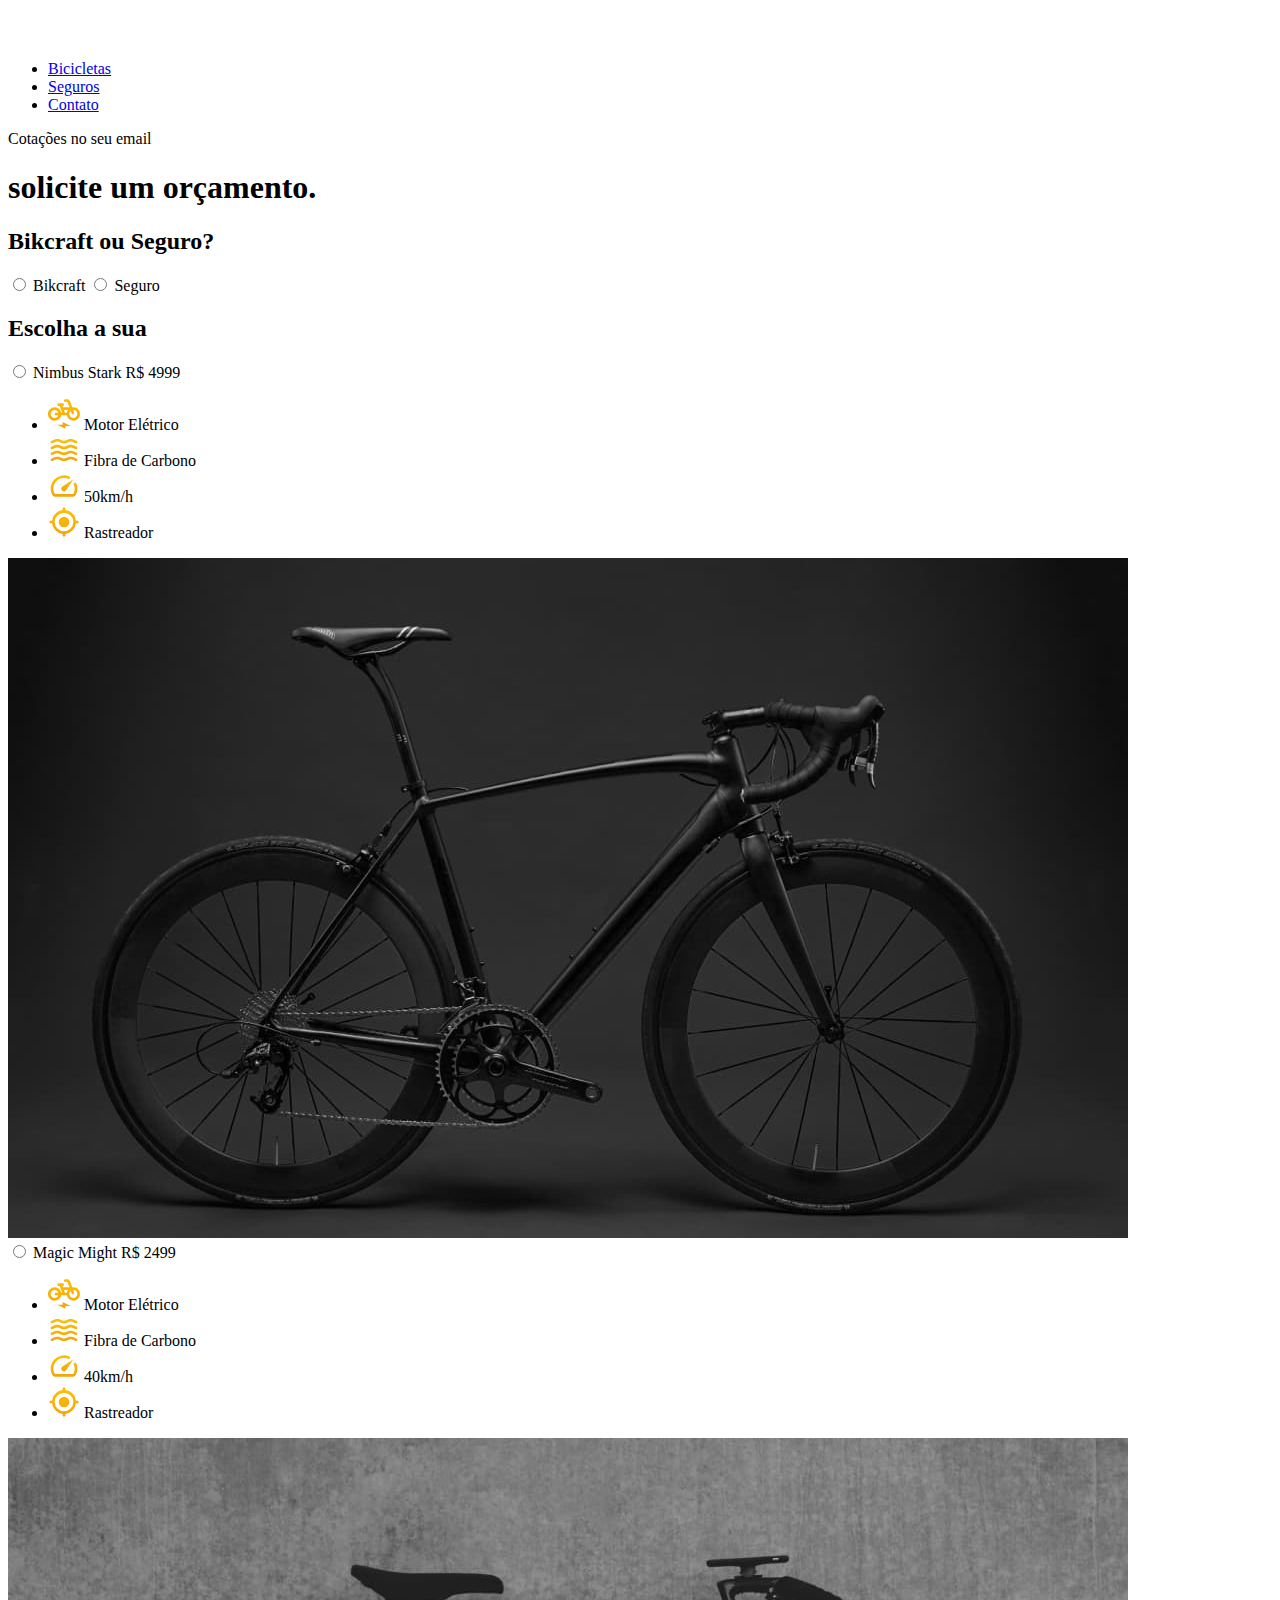
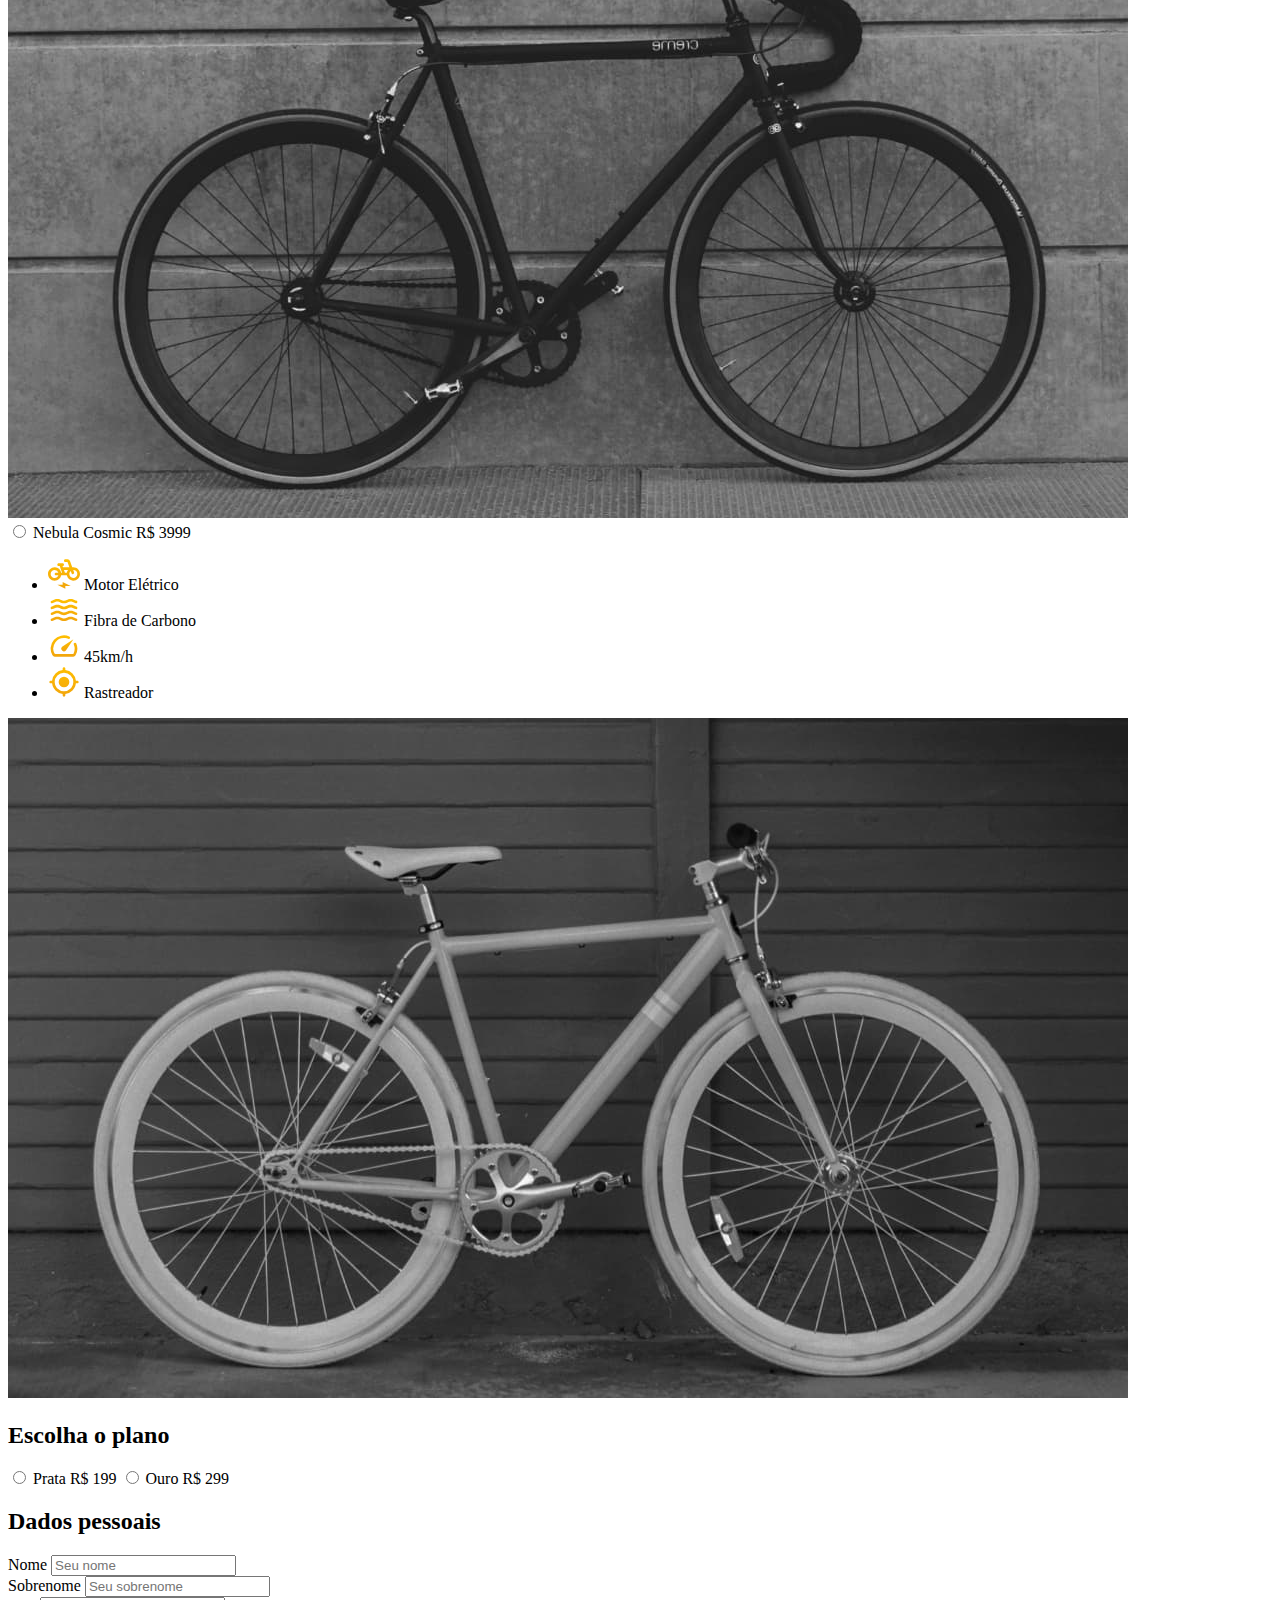
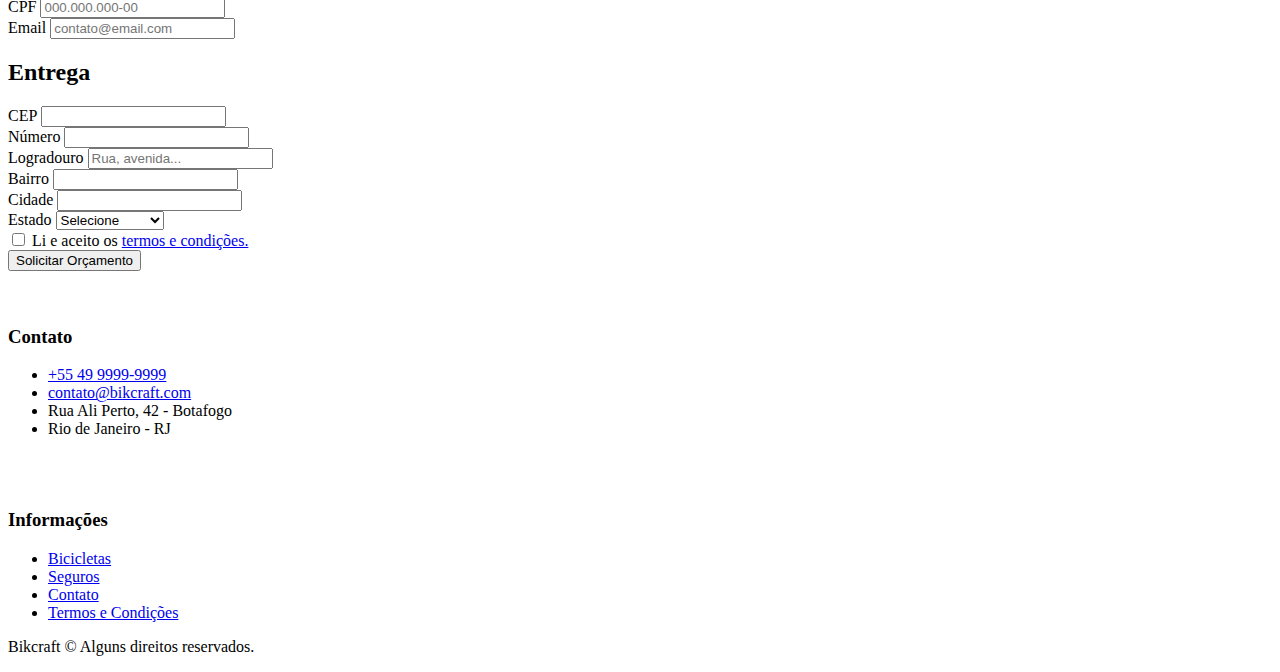
<file: orçamento.html>
<!DOCTYPE html>
<html lang="pt-br">

<head>
  <meta charset="UTF-8">
  <meta name="viewport" content="width=device-width, initial-scale=1.0">
  <meta name="description" content="Faça um orçamento">

  <link rel="icon" href="/favicon.svg" type="image/svg+xml">

  <link rel="preload" href="/css/style.css" as="style">
  <link rel="stylesheet" href="/css/style.css">

  <link rel="preconnect" href="https://fonts.googleapis.com">
  <link rel="preconnect" href="https://fonts.gstatic.com" crossorigin>
  <link href="https://fonts.googleapis.com/css2?family=Merriweather:ital,opsz,wght@1,18..144,900&family=Poppins:ital,wght@0,100;0,200;0,300;0,400;0,500;0,600;0,700;0,800;0,900;1,100;1,200;1,300;1,400;1,500;1,600;1,700;1,800;1,900&family=Roboto:ital,wght@0,100..900;1,100..900&display=swap" rel="stylesheet">

  <title>Orçamento | Bikcraft</title>
</head>

<body id="orcamento">
  <header class="header-bg">
    <div class="header container-1200">
      <a href="./"><img src="/img/bikcraft.svg" alt="Logo Bikcraft" width="136" height="32">
      </a>
      <nav aria-label="primaria">
        <ul class="header-menu font-1-m cor-c0">
          <li><a href="/bicicletas.html">Bicicletas</a></li>
          <li><a href="/seguros.html">Seguros</a></li>
          <li><a href="/contato.html">Contato</a></li>
        </ul>
      </nav>
    </div>
  </header>

  <main>
    <div class="titulo-bg">
      <div class="titulo container-1200">
        <p class="font-2-l-b cor-c5">Cotações no seu email</p>
        <h1 class="font-1-xxl  cor-c0">solicite um orçamento<span class="cor-p1">.<span></h1>
      </div>
    </div>

    <form class="orcamento container-1200" action="/orçamento.html">
      <div class="orcamento-produto">
        <h2 class="font-1-xs cor-c5 col-2">Bikcraft ou Seguro?</h2>

        <input type="radio" name="tipo" value="Selecionou Bikcraft" id="bikcraft">
        <label for="bikcraft">Bikcraft</label>

        <input type="radio" name="tipo" value="Selecionou Seguro" id="seguro">
        <label for="seguro">Seguro</label>

        <div class="orcamento-conteudo" id="orcamento-bikcraft">
          <h2 class="font-1-xs cor-c5 col-2">Escolha a sua</h2>

          <input type="radio" name="produto" value="Nimbus" id="nimbus">
          <label for="nimbus">Nimbus Stark <span>R$ 4999</span></label>
          <div class="orcamento-detalhes">
            <ul class="font-1-xs cor-c8">
              <li><img src="./img/icones/eletrica.svg" alt="" width="32" height="32"> Motor Elétrico</li>
              <li><img src="./img/icones/carbono.svg" alt="" width="32" height="32"> Fibra de Carbono</li>
              <li><img src="./img/icones/velocidade.svg" alt="" width="32" height="32"> 50km/h</li>
              <li><img src="./img/icones/rastreador.svg" alt="" width="32" height="32"> Rastreador</li>
            </ul>
            <img src="./img/bicicletas/nimbus.jpg" alt="Bicicleta Preta" width="1120" height="680">
          </div>

          <input type="radio" name="produto" value="Magic" id="magic">
          <label for="magic">Magic Might <span>R$ 2499</span></label>
          <div class="orcamento-detalhes">
            <ul class="font-1-xs cor-c8">
              <li><img src="./img/icones/eletrica.svg" alt=""> Motor Elétrico</li>
              <li><img src="./img/icones/carbono.svg" alt="" width="32" height="32"> Fibra de Carbono</li>
              <li><img src="./img/icones/velocidade.svg" alt="" width="32" height="32"> 40km/h</li>
              <li><img src="./img/icones/rastreador.svg" alt="" width="32" height="32"> Rastreador</li>
            </ul>
            <img src="./img/bicicletas/magic.jpg" alt="Bicicleta Preta" width="1120" height="680">
          </div>

          <input type="radio" name="produto" value="Nebula" id="nebula">
          <label for="nebula">Nebula Cosmic <span>R$ 3999</span></label>
          <div class="orcamento-detalhes">
            <ul class="font-1-xs cor-c8">
              <li><img src="./img/icones/eletrica.svg" alt="" width="32" height="32"> Motor Elétrico</li>
              <li><img src="./img/icones/carbono.svg" alt="" width="32" height="32"> Fibra de Carbono</li>
              <li><img src="./img/icones/velocidade.svg" alt="" width="32" height="32"> 45km/h</li>
              <li><img src="./img/icones/rastreador.svg" alt="" width="32" height="32"> Rastreador</li>
            </ul>
            <img src="./img/bicicletas/nebula.jpg" alt="Bicicleta Branca" width="1120" height="680">
          </div>

        </div>
        <div class="orcamento-conteudo" id="orcamento-seguro">
          <h2 class="font-1-xs cor-c5 col-2">Escolha o plano</h2>

          <input type="radio" name="produto" value="prata" id="prata">
          <label for="prata">Prata <span>R$ 199</span></label>

          <input type="radio" name="produto" value="ouro" id="ouro">
          <label for="ouro">Ouro <span>R$ 299</span></label>
        </div>
      </div>


      <div class=" orcamento-dados form">
        <h2 class="font-1-xs cor-c9 col-2">Dados pessoais</h2>
        <div>
          <label for="nome">Nome</label>
          <input type="text" id="nome" name="nome" required placeholder="Seu nome">
        </div>
        <div>
          <label for="sobrenome">Sobrenome</label>
          <input type="text" id="sobrenome" name="sobrenome" required placeholder="Seu sobrenome">
        </div>
        <div class="col-2">
          <label for="cpf">CPF</label>
          <input type="text" id="cpf" name="cpf" required placeholder="000.000.000-00">
        </div>
        <div class="col-2">
          <label for="email">Email</label>
          <input type="email" id="email" name="email" required placeholder="contato@email.com">
        </div>

        <h2 class="font-1-xs cor-c9 col-2">Entrega</h2>
        <div>
          <label for="cep">CEP</label>
          <input type="text" id="cep" name="cep" required>
        </div>
        <div>
          <label for="numero">Número</label>
          <input type="text" id="numero" name="numero" required>
        </div>
        <div>
          <label for="logradouro">Logradouro</label>
          <input type="text" id="logradouro" name="logradouro" required placeholder="Rua, avenida...">
        </div>
        <div>
          <label for="bairro">Bairro</label>
          <input type="text" id="bairro" name="bairro" required>
        </div>
        <div>
          <label for="cidade">Cidade</label>
          <input type="text" id="cidade" name="cidade" required>
        </div>
        <div>
          <label for="estado">Estado</label>
          <select name="estado" id="estado" required>
            <option value="" disabled selected>Selecione</option>
            <option value=" RJ">Rio de Janeiro</option>
            <option value="SP">São Paulo</option>
          </select>
        </div>
        <div class="checkbox-termos col-2">
          <input type="checkbox" id="termos" name="termos" required>
          <label for="termos">Li e aceito os <a class="link-termos" href="/termos.html">termos e condições.</a></label>
        </div>
        <button class="botao formbtn">Solicitar Orçamento</button>
      </div>
    </form>
  </main>



  <footer class="footer-bg">
    <div class="footer container-1200">
      <img src="/img/bikcraft.svg" alt="Logo Bikcraft" width="136" height="32">
      <div class="footer-contato">
        <h3 class="font-2-l-b cor-c0">Contato</h3>
        <ul class="cor-c5 font-2-m">
          <li><a href="tel:+554999999999">+55 49 9999-9999</a></li>
          <li><a href="mailto:contato@bikcraft.com">contato@bikcraft.com</a></li>
          <li>Rua Ali Perto, 42 - Botafogo</li>
          <li>Rio de Janeiro - RJ</li>
        </ul>
        <div class="footer-redes">
          <a href="/"> <img src="/img/redes/instagram.svg" alt="Instagram" width="32" height="32"></a>
          <a href="/"> <img src="/img/redes/facebook.svg" alt="Facebook" width="32" height="32"></a>
          <a href="/"> <img src="/img/redes/youtube.svg" alt="Youtube" width="32" height="32"></a>
        </div>
      </div>

      <div class="footer-informacoes">
        <h3 class="font-2-l-b cor-c0">Informações</h3>
        <nav>
          <ul class="cor-c5 font-1-m">
            <li><a href="/bicicletas.html">Bicicletas</a></li>
            <li><a href="/seguros.html">Seguros</a></li>
            <li><a href="/contato.html">Contato</a></li>
            <li><a href="/termos.html">Termos e Condições</a></li>
          </ul>
        </nav>
      </div>

      <p class="footer-copy font-2-m cor-c6">Bikcraft © Alguns direitos reservados.</p>
    </div>

  </footer>

</body>

</html>
</file>
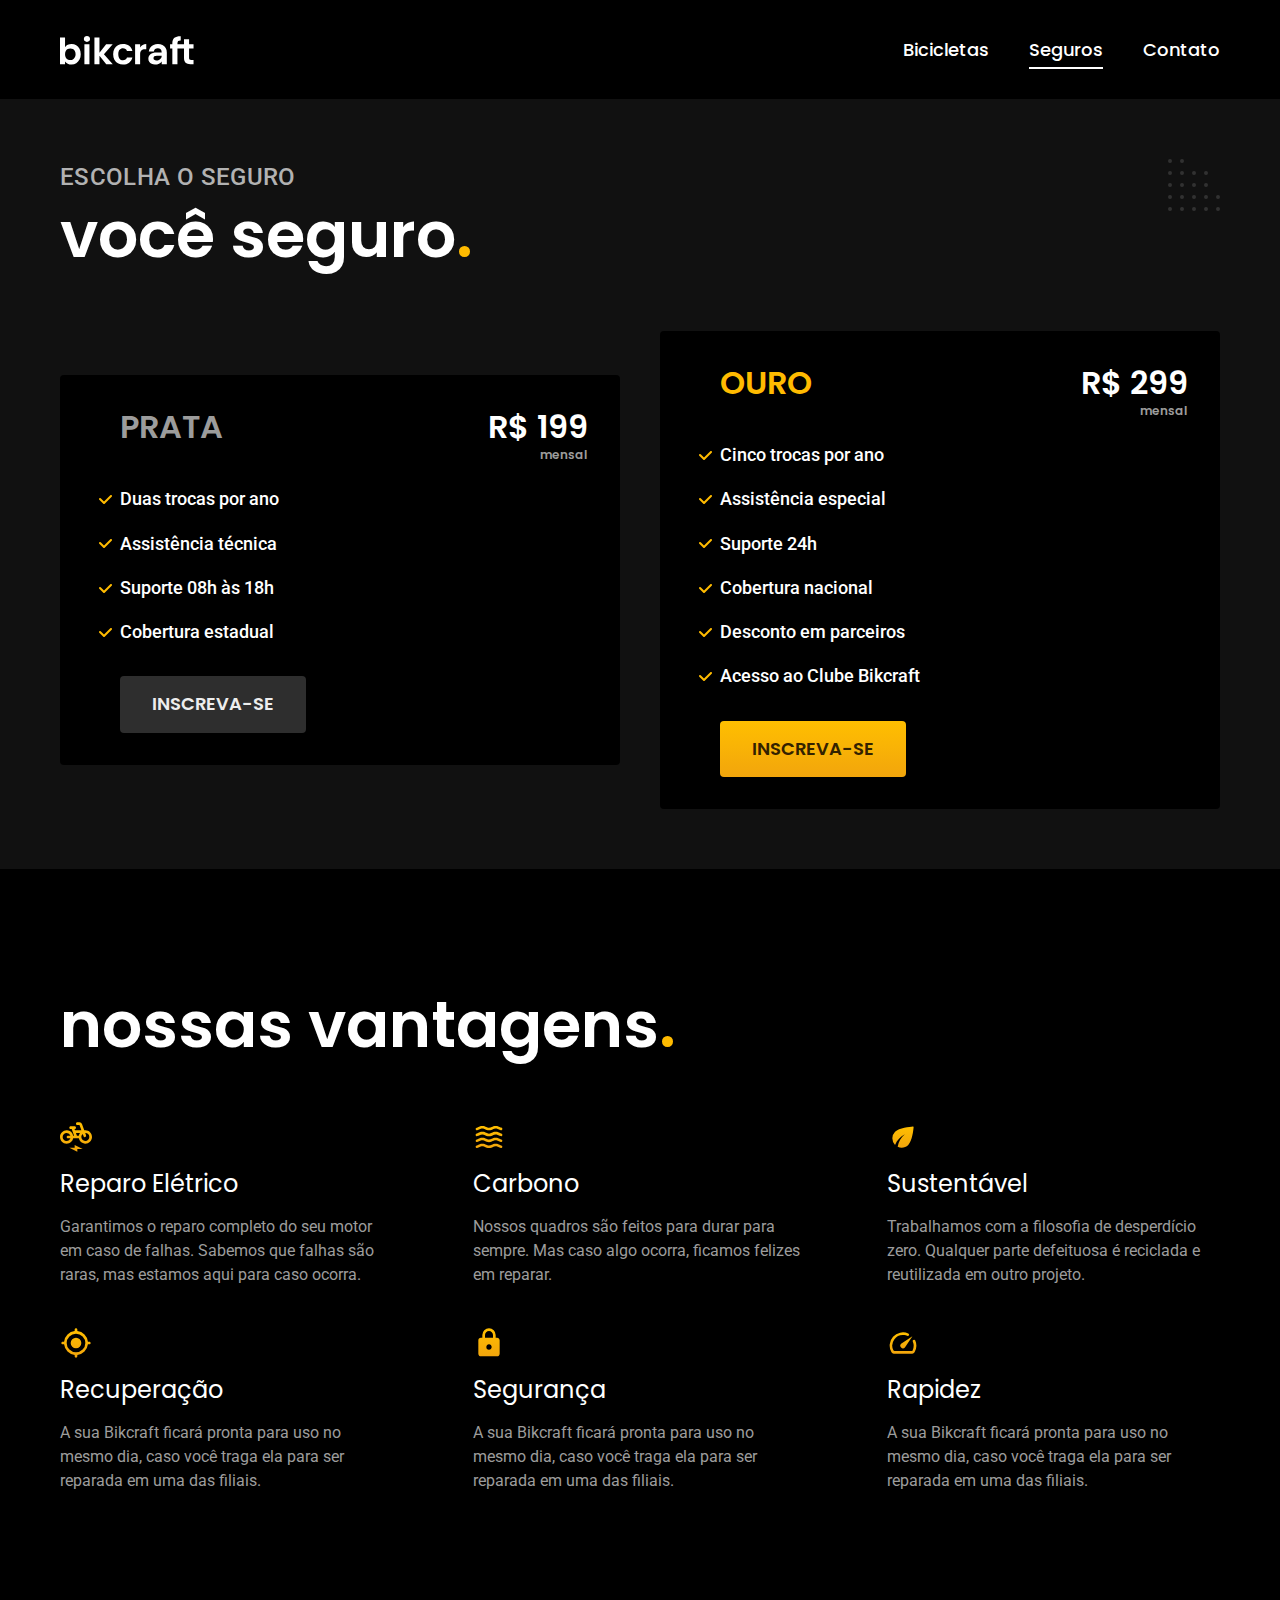
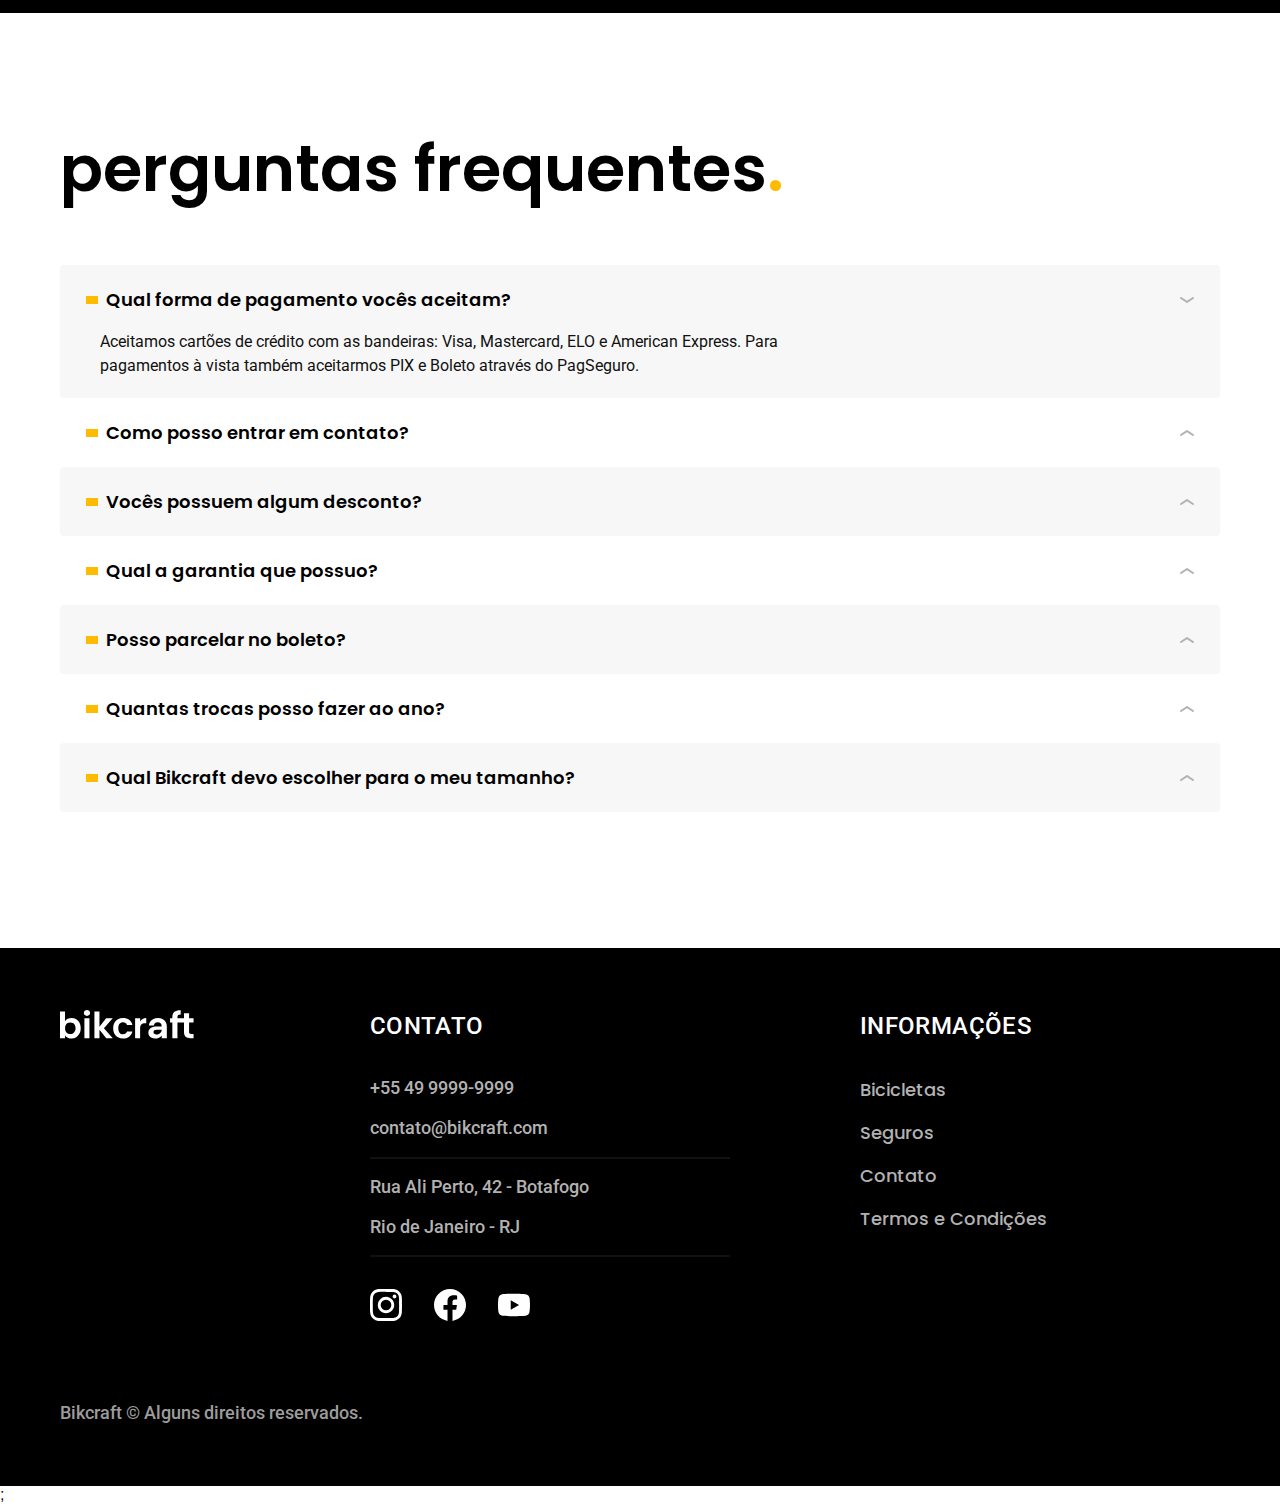
<file: seguros.html>
<!DOCTYPE html>
<html lang="pt-br">

<head>
  <meta charset="UTF-8">
  <meta name="viewport" content="width=device-width, initial-scale=1.0">
  <meta name="description" content="Planos Seguro">

  <link rel="icon" href="./favicon.svg" type="image/svg+xml">

  <link rel="preload" href="/css/style.min.css" as="style">
  <link rel="stylesheet" href="/css/style.min.css">

  <link rel="preconnect" href="https://fonts.googleapis.com">
  <link rel="preconnect" href="https://fonts.gstatic.com" crossorigin>
  <link href="https://fonts.googleapis.com/css2?family=Merriweather:ital,opsz,wght@1,18..144,900&family=Poppins:ital,wght@0,100;0,200;0,300;0,400;0,500;0,600;0,700;0,800;0,900;1,100;1,200;1,300;1,400;1,500;1,600;1,700;1,800;1,900&family=Roboto:ital,wght@0,100..900;1,100..900&display=swap" rel="stylesheet">

  <title>Seguros | Bikcraft</title>
  <script>
    document.documentElement.classList.add("js");
  </script>
</head>

<body id="seguros">
  <header class="header-bg">
    <div class="header container-1200">
      <a href="./"><img src="/img/bikcraft.svg" alt="Logo Bikcraft" width="136" height="32">
      </a>
      <nav aria-label="primaria">
        <ul class="header-menu font-1-m cor-c0">
          <li><a href="/bicicletas.html">Bicicletas</a></li>
          <li><a href="/seguros.html">Seguros</a></li>
          <li><a href="/contato.html">Contato</a></li>
        </ul>
      </nav>
    </div>
  </header>

  <main class="seguros-bg">
    <div class="titulo-bg">
      <div class="titulo container-1200">
        <p class="font-2-l-b cor-c5">Escolha o seguro</p>
        <h1 class="font-1-xxl  cor-c0">você seguro<span class="cor-p1">.<span></h1>
      </div>
    </div>

    <div class="seguros container-1200">

      <div class="seguros-item">
        <h3 class="font-1-xl cor-c6">PRATA</h3>
        <span class="font-1-xl cor-c0">R$ 199 <Span class="font-1-xs cor-c6">mensal</Span></span>
        <ul class="font-2-m cor-c0">
          <li>Duas trocas por ano</li>
          <li>Assistência técnica</li>
          <li>Suporte 08h às 18h</li>
          <li>Cobertura estadual</li>
        </ul>
        <a class="botao secundario" href="/orcamento.html?tipo=seguro&produto=prata">Inscreva-se</a>
      </div>
      <div class="seguros-item">
        <h3 class="font-1-xl cor-p1">OURO</h3>
        <span class="font-1-xl cor-c0">R$ 299 <Span class="font-1-xs cor-c6">mensal</Span></span>
        <ul class="font-2-m cor-c0">
          <li>Cinco trocas por ano</li>
          <li>Assistência especial</li>
          <li>Suporte 24h</li>
          <li>Cobertura nacional</li>
          <li>Desconto em parceiros</li>
          <li>Acesso ao Clube Bikcraft</li>
        </ul>
        <a class="botao" href="/orcamento.html?tipo=seguro&produto=ouro">Inscreva-se</a>
      </div>
    </div>
  </main>

  <article class="vantagens-bg">
    <div class="vantagens container-1200">
      <h2 class="font-1-xxl cor-c0">nossas vantagens<span class="cor-p1">.</span></h2>
      <ul class="vantagens-lista">
        <li><img src="/img/icones/eletrica.svg" alt="" width="32" height="32">
          <h3 class="cor-c0 font-1-l">Reparo Elétrico</h3>
          <p class="cor-c6 font-2-s">Garantimos o reparo completo do seu motor em caso de falhas. Sabemos que falhas são raras, mas estamos aqui para caso ocorra.</p>
        </li>
        <li><img src="/img/icones/carbono.svg" alt="" width="32" height="32">
          <h3 class="cor-c0 font-1-l">Carbono</h3>
          <p class="cor-c6 font-2-s">Nossos quadros são feitos para durar para sempre. Mas caso algo ocorra, ficamos felizes em reparar.</p>
        </li>
        <li><img src="/img/icones/sustentavel.svg" alt="" width="32" height="32">
          <h3 class="cor-c0 font-1-l">Sustentável</h3>
          <p class="cor-c6 font-2-s">Trabalhamos com a filosofia de desperdício zero. Qualquer parte defeituosa é reciclada e reutilizada em outro projeto.</p>
        </li>
        <li><img src="/img/icones/rastreador.svg" alt="" width="32" height="32">
          <h3 class="cor-c0 font-1-l">Recuperação</h3>
          <p class="cor-c6 font-2-s">A sua Bikcraft ficará pronta para uso no mesmo dia, caso você traga ela para ser reparada em uma das filiais.</p>
        </li>
        <li><img src="/img/icones/seguro.svg" alt="" width="32" height="32">
          <h3 class="cor-c0 font-1-l">Segurança</h3>
          <p class="cor-c6 font-2-s">A sua Bikcraft ficará pronta para uso no mesmo dia, caso você traga ela para ser reparada em uma das filiais.</p>
        </li>
        <li><img src="/img/icones/velocidade.svg" alt="" width="32" height="32">
          <h3 class="cor-c0 font-1-l">Rapidez</h3>
          <p class="cor-c6 font-2-s">A sua Bikcraft ficará pronta para uso no mesmo dia, caso você traga ela para ser reparada em uma das filiais.</p>
        </li>
      </ul>
    </div>
  </article>

  <article class="perguntas container-1200">
    <h2 class="font-1-xxl cor-c12">perguntas frequentes<span class="cor-p1">.</span></h2>

    <dl>
      <div>
        <dt><button class="font-1-m-b" aria-expanded="true" aria-controls="pergunta1">Qual forma de pagamento vocês aceitam?</button></dt>
        <dd id="pergunta1" class="font-2-s cor-09 ativa">Aceitamos cartões de crédito com as bandeiras: Visa, Mastercard, ELO e American Express. Para pagamentos à vista também aceitarmos PIX e Boleto através do PagSeguro.</dd>
      </div>
      <div>
        <dt><button class="font-1-m-b" aria-expanded="false" aria-controls="pergunta2">Como posso entrar em contato?</button></dt>
        <dd id="pergunta2" class="font-2-s cor-09">Aceitamos cartões de crédito com as bandeiras: Visa, Mastercard, ELO e American Express. Para pagamentos à vista também aceitarmos PIX e Boleto através do PagSeguro.</dd>
      </div>
      <div>
        <dt><button class="font-1-m-b" aria-expanded="false" aria-controls="pergunta3">Vocês possuem algum desconto?</button></dt>
        <dd id="pergunta3" class="font-2-s cor-09">Aceitamos cartões de crédito com as bandeiras: Visa, Mastercard, ELO e American Express. Para pagamentos à vista também aceitarmos PIX e Boleto através do PagSeguro.</dd>
      </div>
      <div>
        <dt><button class="font-1-m-b" aria-expanded="false" aria-controls="pergunta4">Qual a garantia que possuo?</button></dt>
        <dd id="pergunta4" class="font-2-s cor-09">Aceitamos cartões de crédito com as bandeiras: Visa, Mastercard, ELO e American Express. Para pagamentos à vista também aceitarmos PIX e Boleto através do PagSeguro.</dd>
      </div>
      <div>
        <dt><button class="font-1-m-b" aria-expanded="false" aria-controls="pergunta5">Posso parcelar no boleto?</button></dt>
        <dd id="pergunta5" class="font-2-s cor-09">Aceitamos cartões de crédito com as bandeiras: Visa, Mastercard, ELO e American Express. Para pagamentos à vista também aceitarmos PIX e Boleto através do PagSeguro.</dd>
      </div>
      <div>
        <dt><button class="font-1-m-b" aria-expanded="false" aria-controls="pergunta6">Quantas trocas posso fazer ao ano?</button></dt>
        <dd id="pergunta6" class="font-2-s cor-09">Aceitamos cartões de crédito com as bandeiras: Visa, Mastercard, ELO e American Express. Para pagamentos à vista também aceitarmos PIX e Boleto através do PagSeguro.</dd>
      </div>
      <div>
        <dt><button class="font-1-m-b" aria-expanded="false" aria-controls="pergunta7">Qual Bikcraft devo escolher para o meu tamanho?</button></dt>
        <dd id="pergunta7" class="font-2-s cor-09">Aceitamos cartões de crédito com as bandeiras: Visa, Mastercard, ELO e American Express. Para pagamentos à vista também aceitarmos PIX e Boleto através do PagSeguro.</dd>
      </div>
    </dl>
  </article>

  <footer class="footer-bg">
    <div class="footer container-1200">
      <img src="/img/bikcraft.svg" alt="Logo Bikcraft" width="136" height="32">

      <div class="footer-contato">
        <h3 class="font-2-l-b cor-c0">Contato</h3>
        <ul class="cor-c5 font-2-m">
          <li><a href="tel:+554999999999">+55 49 9999-9999</a></li>
          <li><a href="mailto:contato@bikcraft.com">contato@bikcraft.com</a></li>
          <li>Rua Ali Perto, 42 - Botafogo</li>
          <li>Rio de Janeiro - RJ</li>
        </ul>
        <div class="footer-redes">
          <a href="/"> <img src="/img/redes/instagram.svg" alt="Instagram" width="32" height="32"></a>
          <a href="/"> <img src="/img/redes/facebook.svg" alt="Facebook" width="32" height="32"></a>
          <a href="/"> <img src="/img/redes/youtube.svg" alt="Youtube" width="32" height="32"></a>
        </div>
      </div>

      <div class="footer-informacoes">
        <h3 class="font-2-l-b cor-c0">Informações</h3>
        <nav>
          <ul class="cor-c5 font-1-m">
            <li><a href="/bicicletas.html">Bicicletas</a></li>
            <li><a href="/seguros.html">Seguros</a></li>
            <li><a href="/contato.html">Contato</a></li>
            <li><a href="/termos.html">Termos e Condições</a></li>
          </ul>
        </nav>
      </div>

      <p class="footer-copy font-2-m cor-c6">Bikcraft © Alguns direitos reservados.</p>
    </div>

  </footer>

  <script src="./js/plugins/simple-anime.js"></script>;
  <script src="./js/script.js"> </script>
</body>

</html>
</file>
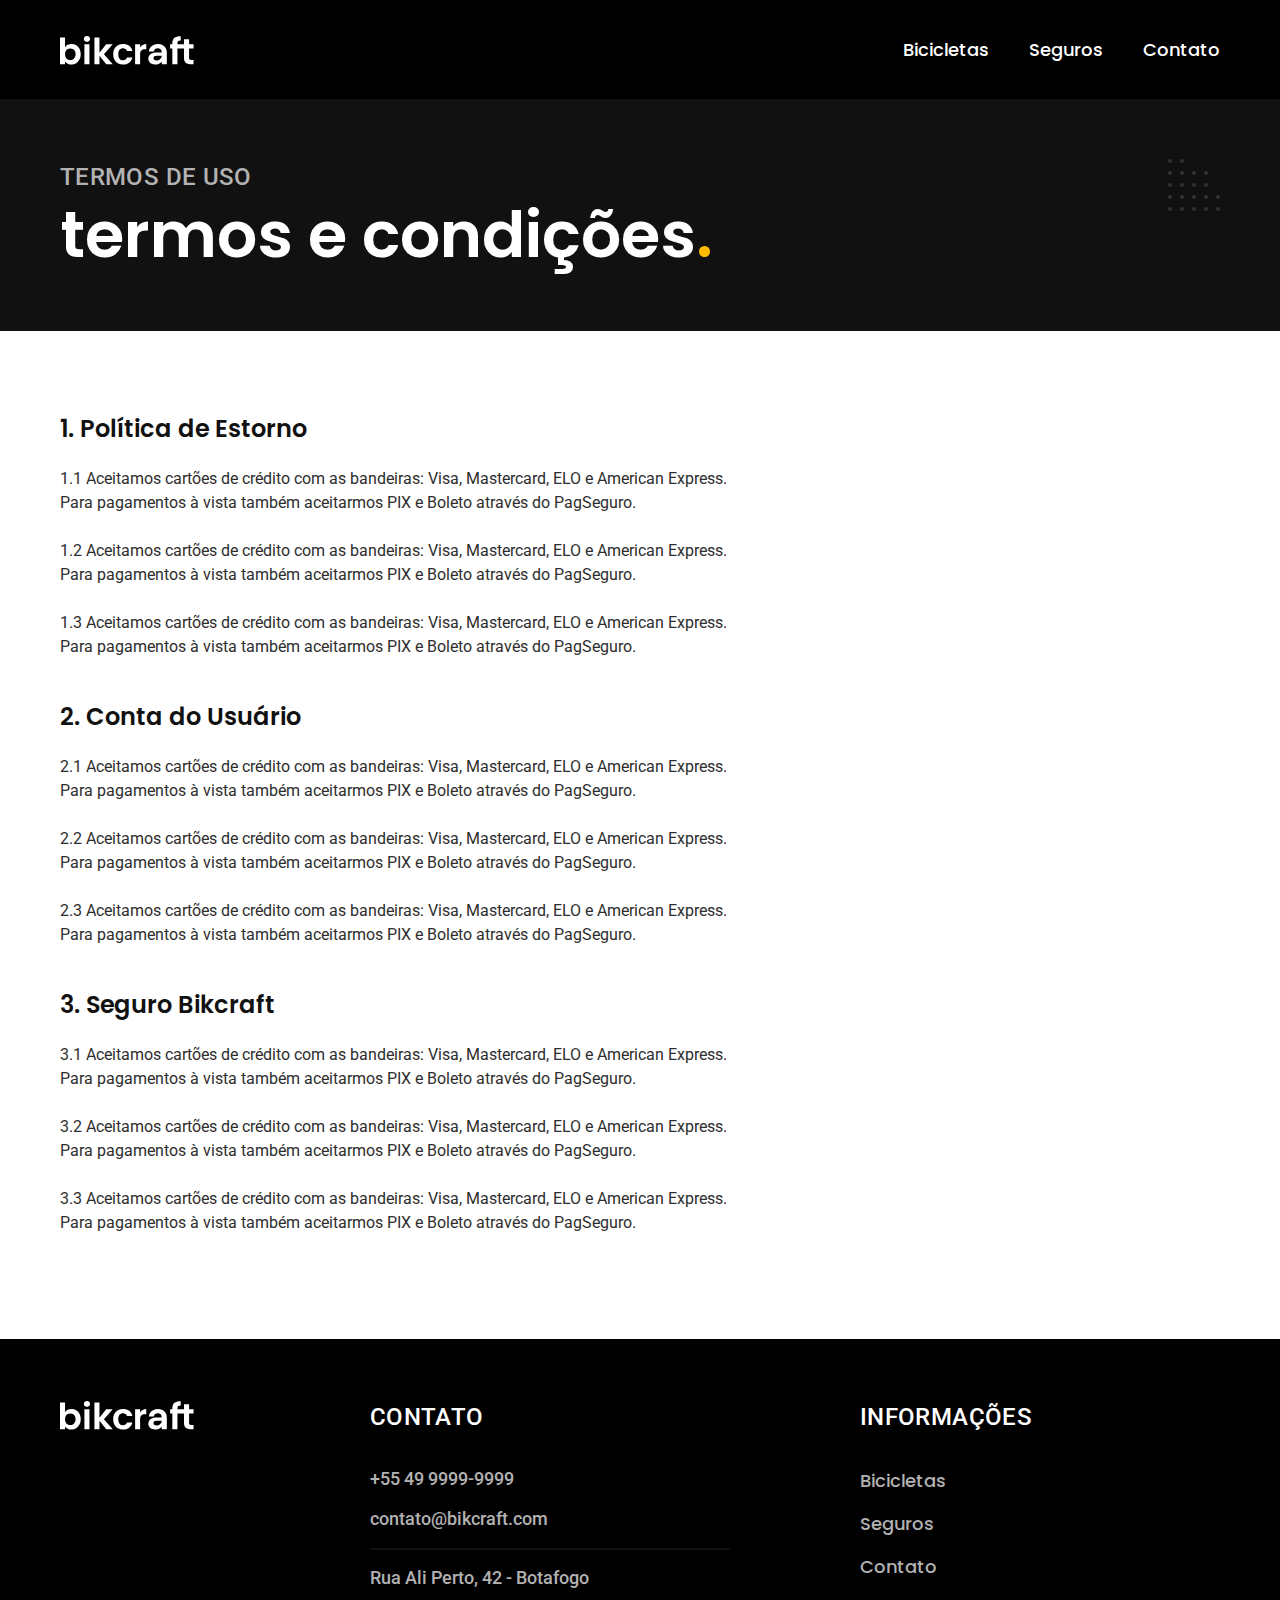
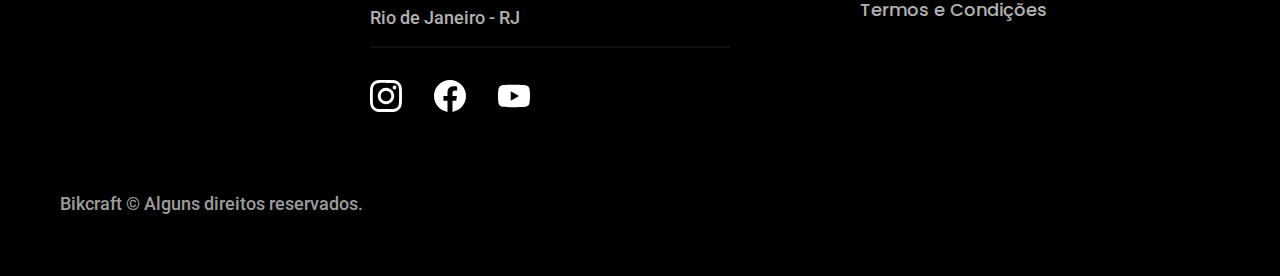
<file: termos.html>
<!DOCTYPE html>
<html lang="pt-br">

<head>
  <meta charset="UTF-8">
  <meta name="viewport" content="width=device-width, initial-scale=1.0">
  <meta name="description" content="Termos e Condições">

  <link rel="icon" href="./favicon.svg" type="image/svg+xml">

  <link rel="preload" href="/css/style.min.css" as="style">
  <link rel="stylesheet" href="/css/style.min.css">

  <link rel="preconnect" href="https://fonts.googleapis.com">
  <link rel="preconnect" href="https://fonts.gstatic.com" crossorigin>
  <link href="https://fonts.googleapis.com/css2?family=Merriweather:ital,opsz,wght@1,18..144,900&family=Poppins:ital,wght@0,100;0,200;0,300;0,400;0,500;0,600;0,700;0,800;0,900;1,100;1,200;1,300;1,400;1,500;1,600;1,700;1,800;1,900&family=Roboto:ital,wght@0,100..900;1,100..900&display=swap" rel="stylesheet">

  <title>Termos e Condições | Bikcraft</title>
  <script>
    document.documentElement.classList.add("js");
  </script>
</head>

<body id="termos">
  <header class="header-bg">
    <div class="header container-1200">
      <a href="./"><img src="/img/bikcraft.svg" alt="Logo Bikcraft" width="136" height="32">
      </a>
      <nav aria-label="primaria">
        <ul class="header-menu font-1-m cor-c0">
          <li><a href="/bicicletas.html">Bicicletas</a></li>
          <li><a href="/seguros.html">Seguros</a></li>
          <li><a href="/contato.html">Contato</a></li>
        </ul>
      </nav>
    </div>
  </header>

  <main>
    <div class="titulo-bg">
      <div class="titulo container-1200">
        <p class="font-2-l-b cor-c5">Termos de uso</p>
        <h1 class="font-1-xxl  cor-c0"> termos e condições<span class="cor-p1">.<span></h1>
      </div>
    </div>

    <div class="termos container-1200 font-2-s cor-c10">
      <h2 class="font-1-l cor-c11">1. Política de Estorno</h2>
      <p>1.1 Aceitamos cartões de crédito com as bandeiras: Visa, Mastercard, ELO e American Express. Para pagamentos à vista também aceitarmos PIX e Boleto através do PagSeguro.</p>
      <p>1.2 Aceitamos cartões de crédito com as bandeiras: Visa, Mastercard, ELO e American Express. Para pagamentos à vista também aceitarmos PIX e Boleto através do PagSeguro.
      </p>
      <p>1.3 Aceitamos cartões de crédito com as bandeiras: Visa, Mastercard, ELO e American Express. Para pagamentos à vista também aceitarmos PIX e Boleto através do PagSeguro.</p>
      <h2 class="font-1-l cor-c11">2. Conta do Usuário</h2>
      <p>2.1 Aceitamos cartões de crédito com as bandeiras: Visa, Mastercard, ELO e American Express. Para pagamentos à vista também aceitarmos PIX e Boleto através do PagSeguro.</p>
      <p>
        2.2 Aceitamos cartões de crédito com as bandeiras: Visa, Mastercard, ELO e American Express. Para pagamentos à vista também aceitarmos PIX e Boleto através do PagSeguro.</p>
      <p>2.3 Aceitamos cartões de crédito com as bandeiras: Visa, Mastercard, ELO e American Express. Para pagamentos à vista também aceitarmos PIX e Boleto através do PagSeguro.</p>
      <h2 class="font-1-l cor-c11">3. Seguro Bikcraft</h2>
      <p>3.1 Aceitamos cartões de crédito com as bandeiras: Visa, Mastercard, ELO e American Express. Para pagamentos à vista também aceitarmos PIX e Boleto através do PagSeguro.</p>
      <p>3.2 Aceitamos cartões de crédito com as bandeiras: Visa, Mastercard, ELO e American Express. Para pagamentos à vista também aceitarmos PIX e Boleto através do PagSeguro.</p>
      <p>
        3.3 Aceitamos cartões de crédito com as bandeiras: Visa, Mastercard, ELO e American Express. Para pagamentos à vista também aceitarmos PIX e Boleto através do PagSeguro.</p>
    </div>
  </main>

  <footer class="footer-bg">
    <div class="footer container-1200">
      <img src="/img/bikcraft.svg" alt="Logo Bikcraft" width="136" height="32">

      <div class="footer-contato">
        <h3 class="font-2-l-b cor-c0">Contato</h3>
        <ul class="cor-c5 font-2-m">
          <li><a href="tel:+554999999999">+55 49 9999-9999</a></li>
          <li><a href="mailto:contato@bikcraft.com">contato@bikcraft.com</a></li>
          <li>Rua Ali Perto, 42 - Botafogo</li>
          <li>Rio de Janeiro - RJ</li>
        </ul>
        <div class="footer-redes">
          <a href="/"> <img src="/img/redes/instagram.svg" alt="Instagram" width="32" height="32"></a>
          <a href="/"> <img src="/img/redes/facebook.svg" alt="Facebook" width="32" height="32"></a>
          <a href="/"> <img src="/img/redes/youtube.svg" alt="Youtube" width="32" height="32"></a>
        </div>
      </div>

      <div class="footer-informacoes">
        <h3 class="font-2-l-b cor-c0">Informações</h3>
        <nav>
          <ul class="cor-c5 font-1-m">
            <li><a href="/bicicletas.html">Bicicletas</a></li>
            <li><a href="/seguros.html">Seguros</a></li>
            <li><a href="/contato.html">Contato</a></li>
            <li><a href="/termos.html">Termos e Condições</a></li>
          </ul>
        </nav>
      </div>

      <p class="footer-copy font-2-m cor-c6">Bikcraft © Alguns direitos reservados.</p>
    </div>

  </footer>

  <script src="./js/script.js"> </script>
</body>

</html>
</file>
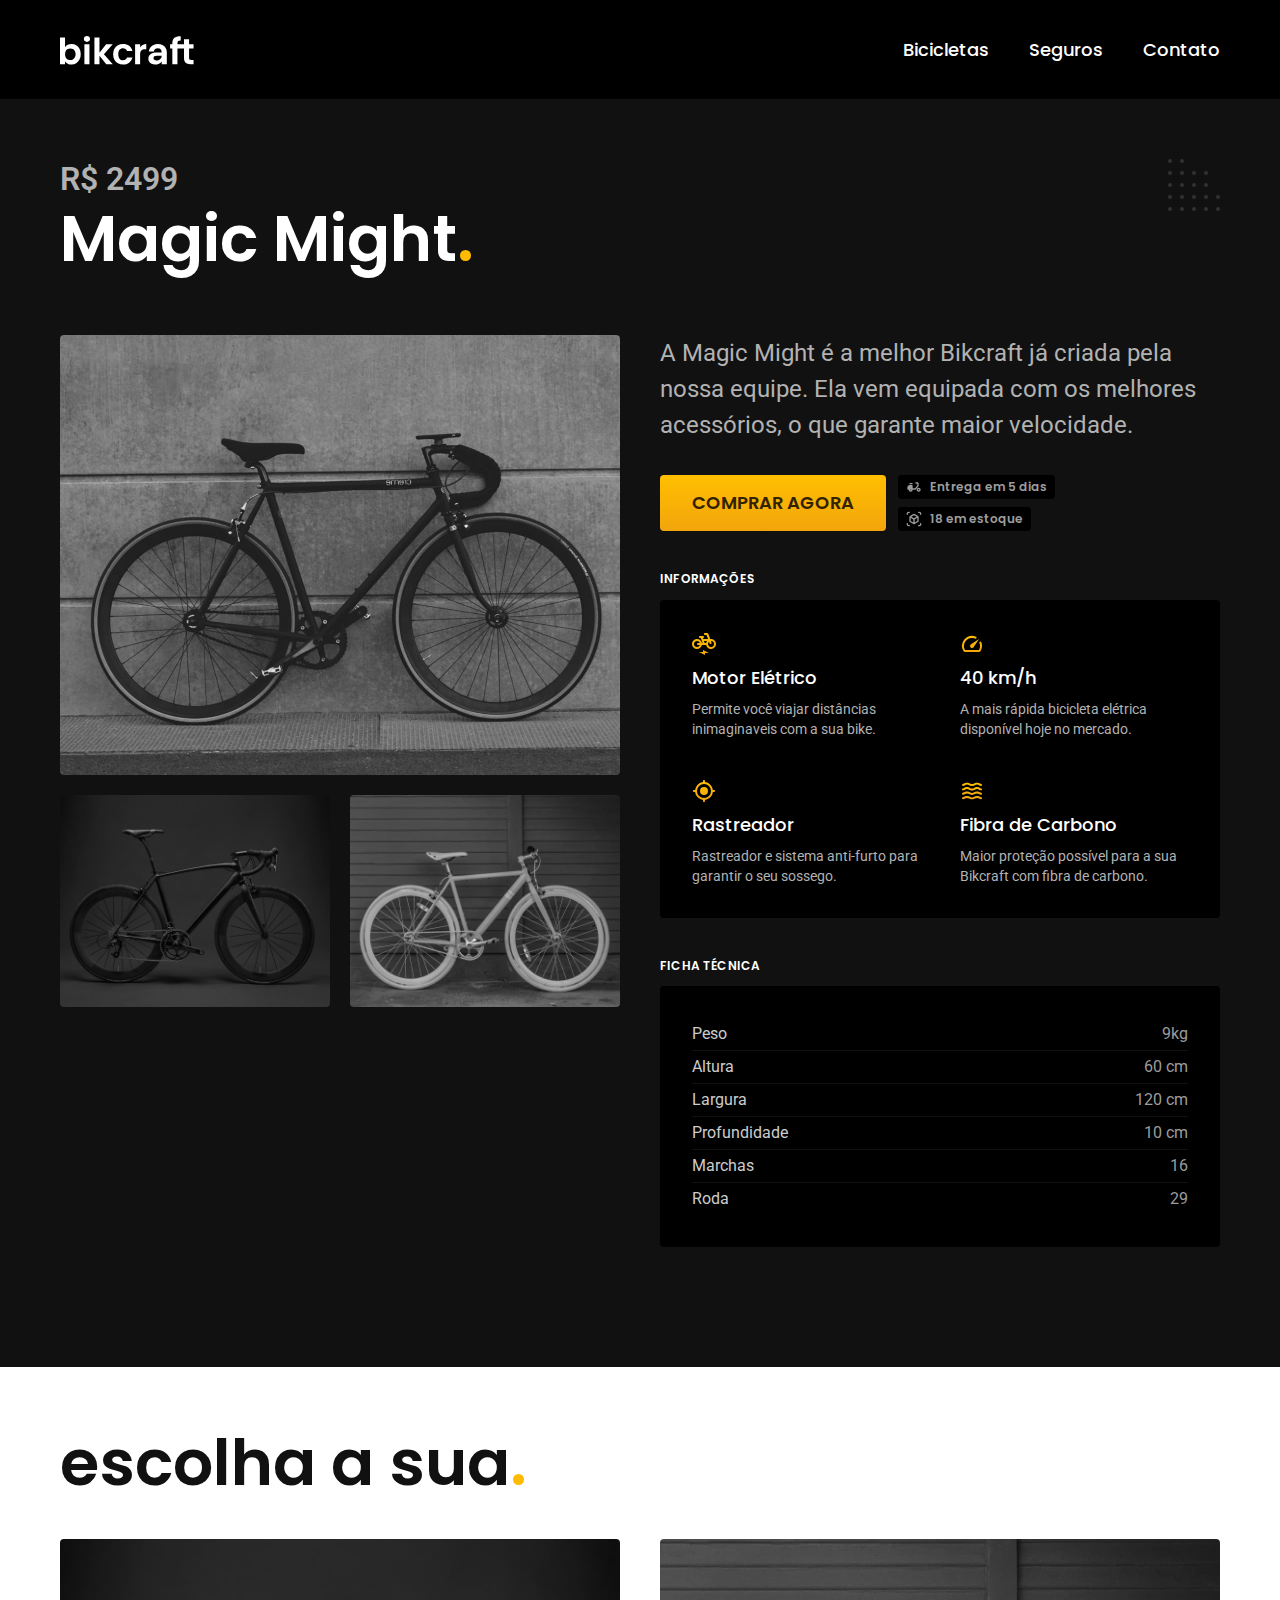
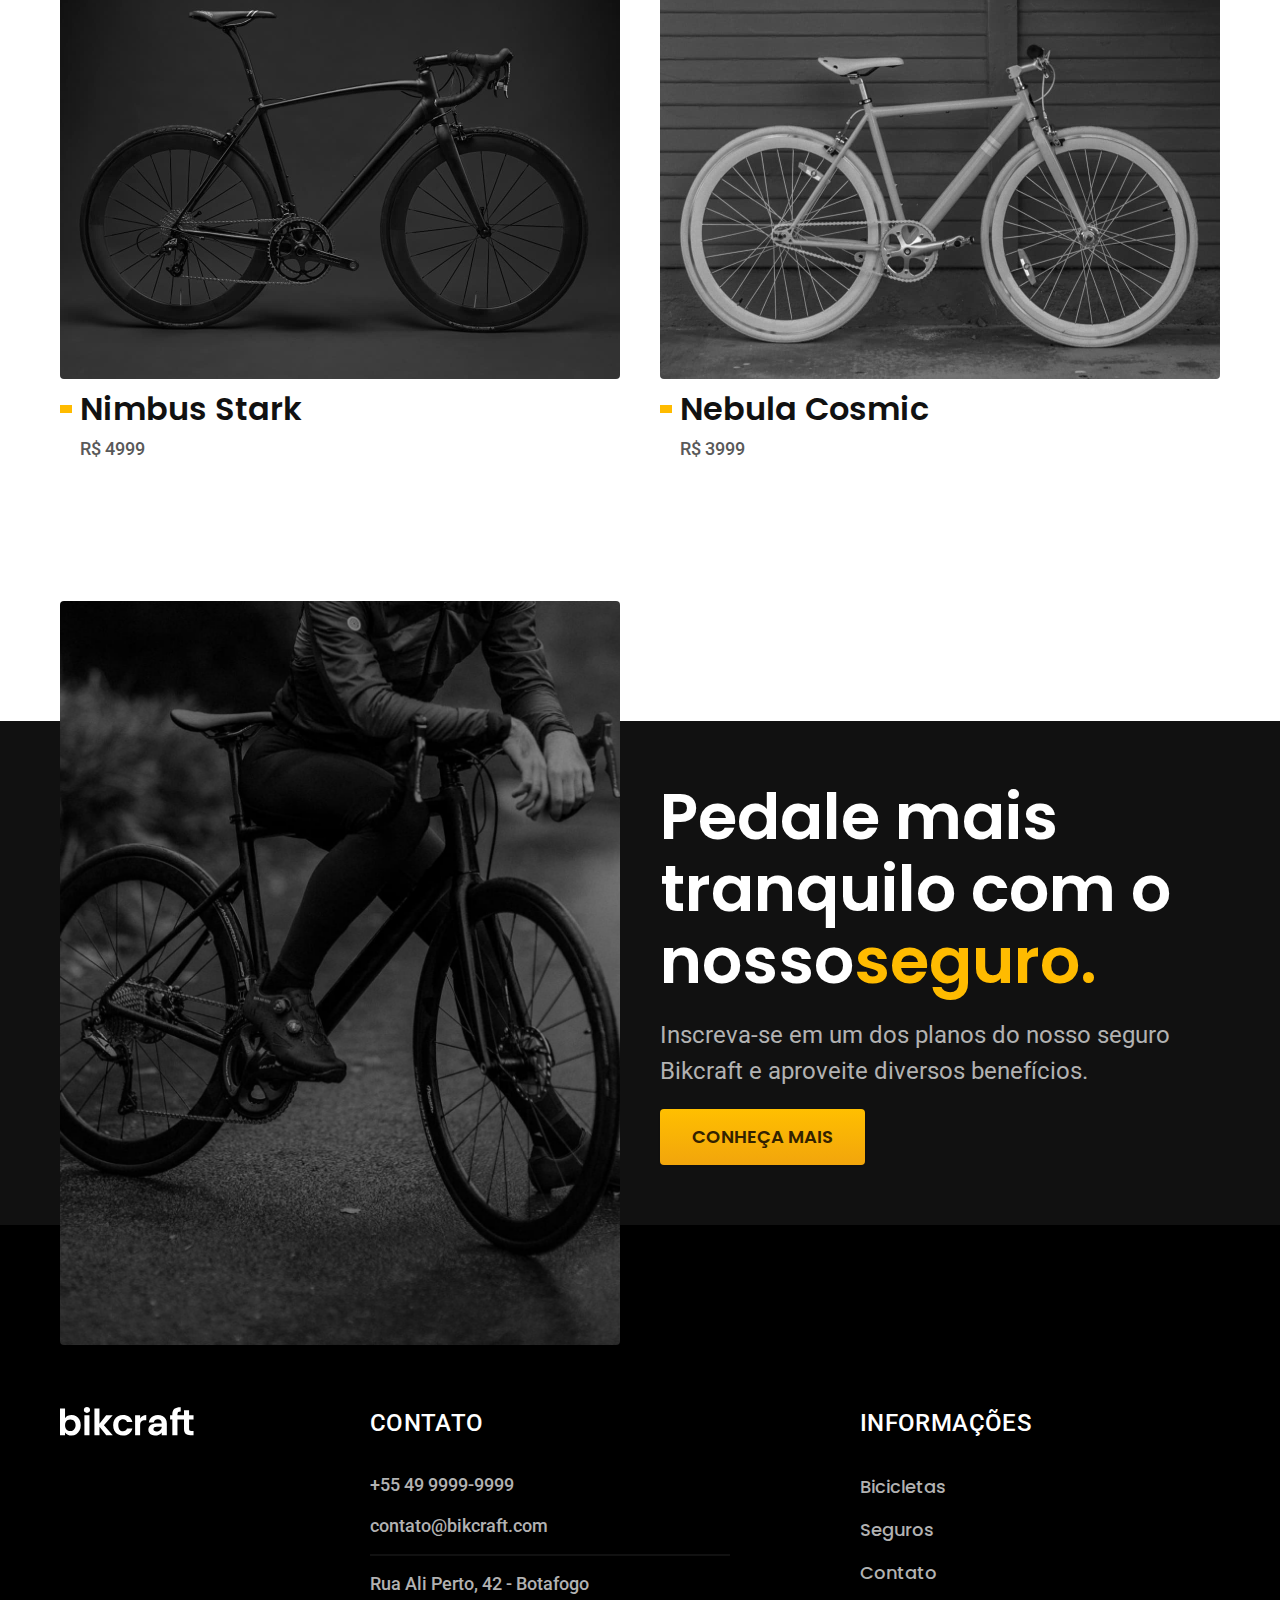
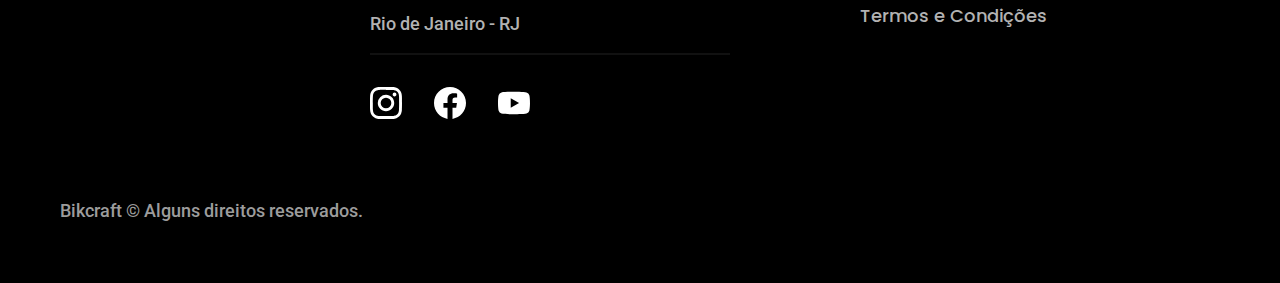
<file: bicicletas/magic.html>
<!DOCTYPE html>
<html lang="pt-br">

<head>
  <meta charset="UTF-8">
  <meta name="viewport" content="width=device-width, initial-scale=1.0">
  <meta name="description" content="Bicicleta Magic Might">

  <link rel="icon" href="../favicon.svg" type="image/svg+xml">

  <link rel="preload" href="/css/style.min.css" as="style">
  <link rel="stylesheet" href="/css/style.min.css">

  <link rel="preconnect" href="https://fonts.googleapis.com">
  <link rel="preconnect" href="https://fonts.gstatic.com" crossorigin>
  <link href="https://fonts.googleapis.com/css2?family=Merriweather:ital,opsz,wght@1,18..144,900&family=Poppins:ital,wght@0,100;0,200;0,300;0,400;0,500;0,600;0,700;0,800;0,900;1,100;1,200;1,300;1,400;1,500;1,600;1,700;1,800;1,900&family=Roboto:ital,wght@0,100..900;1,100..900&display=swap" rel="stylesheet">

  <title>Magic Might | Bikcraft</title>
  <script>
    document.documentElement.classList.add("js");
  </script>
</head>

<body id="bicicleta">
  <header class="header-bg">
    <div class="header container-1200">
      <a href="/"><img src="/img/bikcraft.svg" alt="Logo Bikcraft" width="136" height="32">
      </a>
      <nav aria-label="primaria">
        <ul class="header-menu font-1-m cor-c0">
          <li><a href="/bicicletas.html">Bicicletas</a></li>
          <li><a href="/seguros.html">Seguros</a></li>
          <li><a href="/contato.html">Contato</a></li>
        </ul>
      </nav>
    </div>
  </header>

  <main class="titulo-bg">
    <div>
      <div class="titulo container-1200">
        <p class="font-2-xl cor-c5">R$ 2499</p>
        <h1 class="font-1-xxl  cor-c0">Magic Might<span class="cor-p1">.<span></h1>
      </div>
    </div>
    <div class="bicicleta container-1200">
      <div class="bicicleta-imagens">
        <img src="/img/bicicleta/nimbus2.jpg" alt="" width="1120" height="880" alt="Bicicleta 2">
        <img src="/img/bicicleta/nimbus1.jpg" alt="" width="1120" height="880" alt="Bicicleta 1">
        <img src="/img/bicicleta/nimbus3.jpg" alt="" width="1120" height="880" alt="Bicicleta 3">
      </div>
      <div class="bicicleta-conteudo">
        <p class="font-2-l cor-c5">A Magic Might é a melhor Bikcraft já criada pela nossa equipe. Ela vem equipada com os melhores acessórios, o que garante maior velocidade.</p>
        <div class="bicicleta-comprar">
          <a class="botao" href="/orcamento.html?tipo=bikcraft&produto=magic">Comprar Agora</a>
          <span class="font-1-xs cor-c6"><img src="/img/icones/entrega.svg" alt="" width="16" height="16">Entrega em 5 dias</span>
          <span class="font-1-xs cor-c6"><img src="/img/icones/estoque.svg" alt="" width="16" height="16">18 em estoque</span>
        </div>

        <h2 class="font-1-xs cor-c0">Informações</h2>
        <ul class="bicicleta-informacoes">
          <li>
            <img src="/img/icones/eletrica.svg" alt="" width="32" height="32">
            <h3 class="cor-c0 font-1-m">Motor Elétrico</h3>
            <p class="cor-c5 font-2-xs">Permite você viajar distâncias inimaginaveis com a sua bike.</p>
          </li>
          <li>
            <img src="/img/icones/velocidade.svg" alt="" width="32" height="32">
            <h3 class="cor-c0 font-1-m">40 km/h</h3>
            <p class="cor-c5 font-2-xs">A mais rápida bicicleta elétrica disponível hoje no mercado.</p>
          </li>
          <li>
            <img src="/img/icones/rastreador.svg" alt="" width="32" height="32">
            <h3 class="cor-c0 font-1-m">Rastreador</h3>
            <p class="cor-c5 font-2-xs">Rastreador e sistema anti-furto para garantir o seu sossego.</p>
          </li>
          <li>
            <img src="/img/icones/carbono.svg" alt="" width="32" height="32">
            <h3 class="cor-c0 font-1-m">Fibra de Carbono</h3>
            <p class="cor-c5 font-2-xs">Maior proteção possível para a sua Bikcraft com fibra de carbono.</p>
          </li>
        </ul>
        <h2 class="font-1-xs cor-c0">Ficha técnica</h2>
        <ul class="bicicleta-ficha font-2-s cor-c4">
          <li>Peso <span>9kg</span></li>
          <li>Altura <span>60 cm</span></li>
          <li>Largura <span>120 cm</span></li>
          <li>Profundidade <span>10 cm</span></li>
          <li>Marchas <span>16</span></li>
          <li>Roda <span>29</span></li>
        </ul>
      </div>
    </div>
  </main>

  <article class="bicicletas-lista container-1200">
    <h2 class="font-1-xxl">escolha a sua<span class="cor-p1">.</span></h2>
    <ul>
      <li>
        <a href="/bicicletas/magic.html">
          <img src="/img/bicicleta/nimbus1.jpg" alt="Bicicleta Preta" width="1120" height="880">
          <h3 class="font-1-xl">Nimbus Stark</h3>
          <span class="font-2-m cor-c8">R$ 4999</span>
        </a>
      </li>
      <li>
        <a href="/bicicletas/nebula.html">
          <img src="/img/bicicleta/nimbus3.jpg" alt="Bicicleta Branca" width="1120" height="880">
          <h3 class="font-1-xl">Nebula Cosmic</h3>
          <span class="font-2-m cor-c8">R$ 3999</span>
        </a>
      </li>
    </ul>
  </article>

  <article class="seguro-bg">
    <div class="seguro container-1200">
      <div class="seguro-imagem">
        <img src="/img/fotos/seguros.jpg" alt="Pessoa parada em cima de uma bicicleta." width="1120" height="880">
      </div>
      <div class="seguro-conteudo">
        <h1 class="font-1-xxl  cor-c0">Pedale mais tranquilo com o nosso<span class="cor-p1">seguro.<span></h1>
        <p class="font-2-l cor-c5">Inscreva-se em um dos planos do nosso seguro Bikcraft e aproveite diversos benefícios.</p>
        <a href="/seguros.html" class="botao">Conheça mais</a>
      </div>
    </div>
  </article>


  <footer class="footer-bg">
    <div class="footer container-1200">
      <img src="/img/bikcraft.svg" alt="Logo Bikcraft" width="136" height="32">

      <div class="footer-contato">
        <h3 class="font-2-l-b cor-c0">Contato</h3>
        <ul class="cor-c5 font-2-m">
          <li><a href="tel:+554999999999">+55 49 9999-9999</a></li>
          <li><a href="mailto:contato@bikcraft.com">contato@bikcraft.com</a></li>
          <li>Rua Ali Perto, 42 - Botafogo</li>
          <li>Rio de Janeiro - RJ</li>
        </ul>
        <div class="footer-redes">
          <a href="/"> <img src="/img/redes/instagram.svg" alt="Instagram" width="32" height="32"></a>
          <a href="/"> <img src="/img/redes/facebook.svg" alt="Facebook" width="32" height="32"></a>
          <a href="/"> <img src="/img/redes/youtube.svg" alt="Youtube" width="32" height="32"></a>
        </div>
      </div>

      <div class="footer-informacoes">
        <h3 class="font-2-l-b cor-c0">Informações</h3>
        <nav>
          <ul class="cor-c5 font-1-m">
            <li><a href="/bicicletas.html">Bicicletas</a></li>
            <li><a href="/seguros.html">Seguros</a></li>
            <li><a href="/contato.html">Contato</a></li>
            <li><a href="/termos.html">Termos e Condições</a></li>
          </ul>
        </nav>
      </div>

      <p class="footer-copy font-2-m cor-c6">Bikcraft © Alguns direitos reservados.</p>
    </div>

  </footer>

  <script src="../js/script.js"> </script>
</body>

</html>
</file>
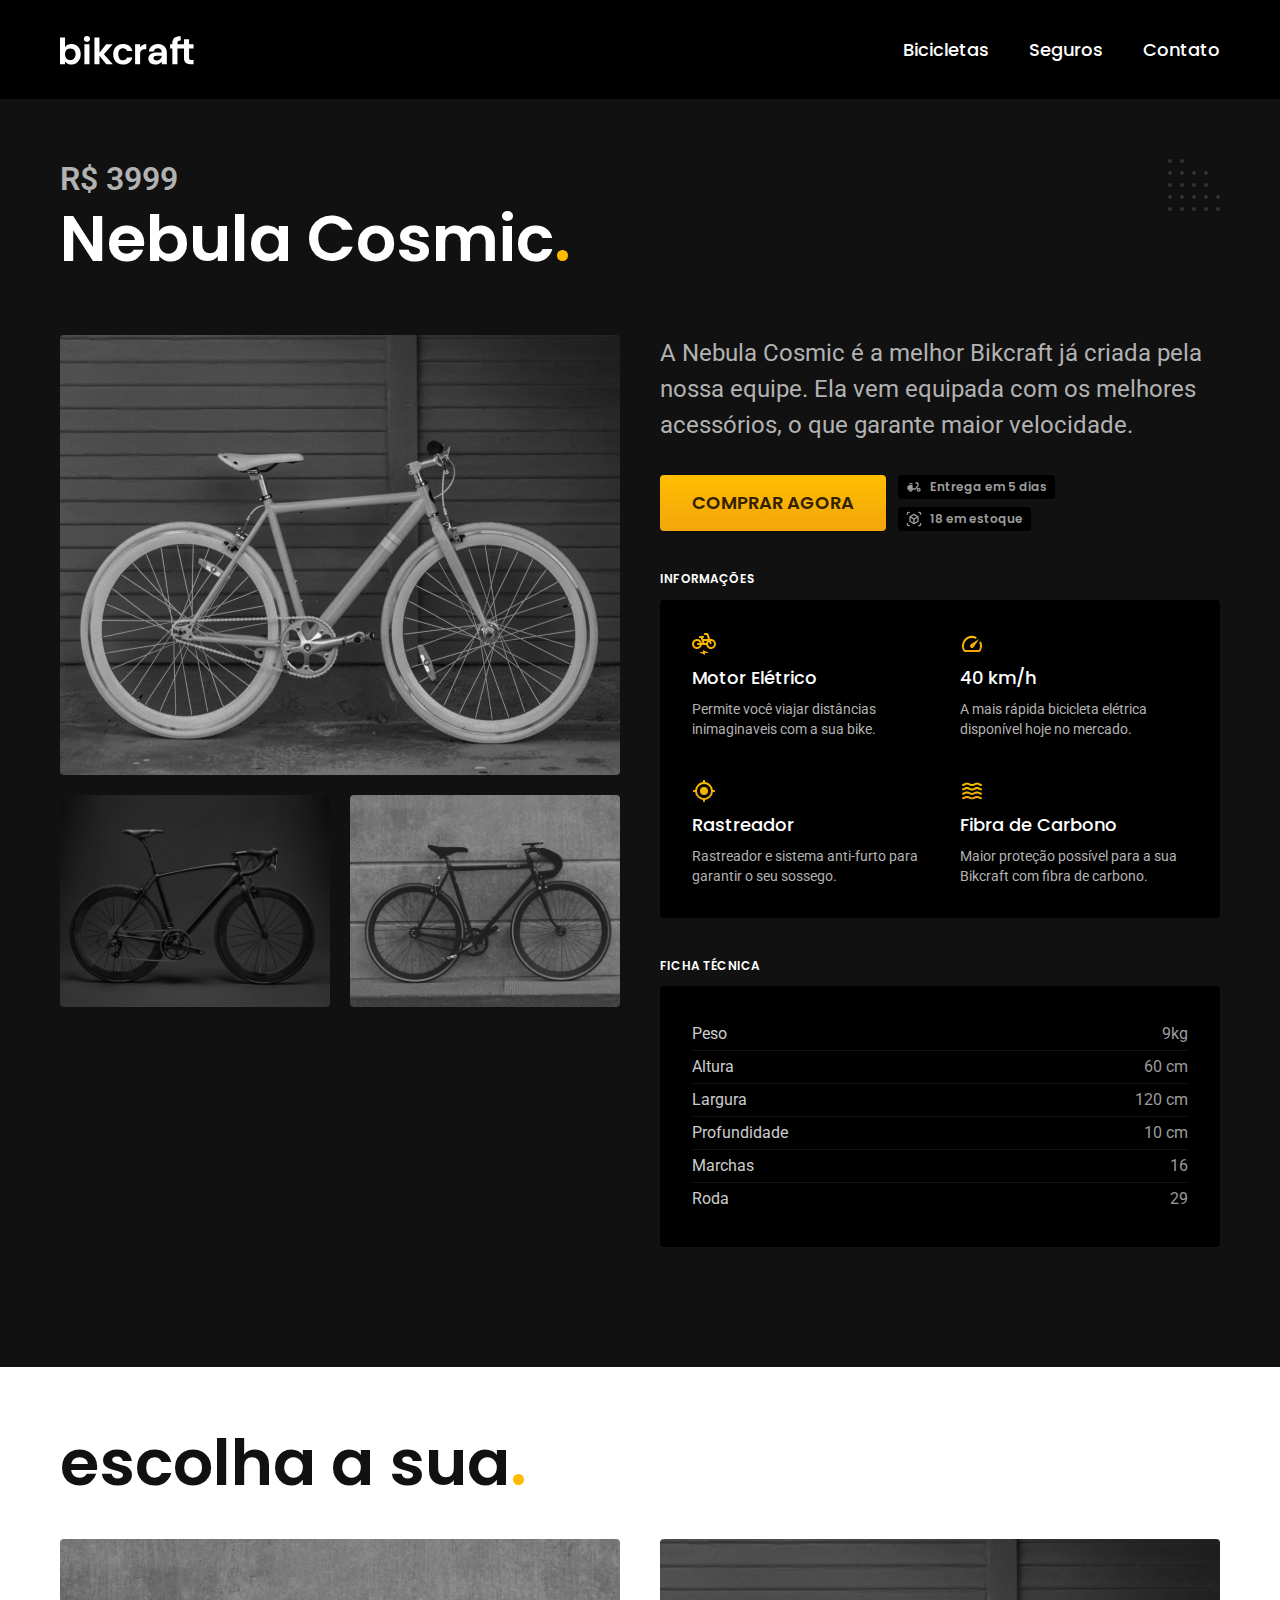
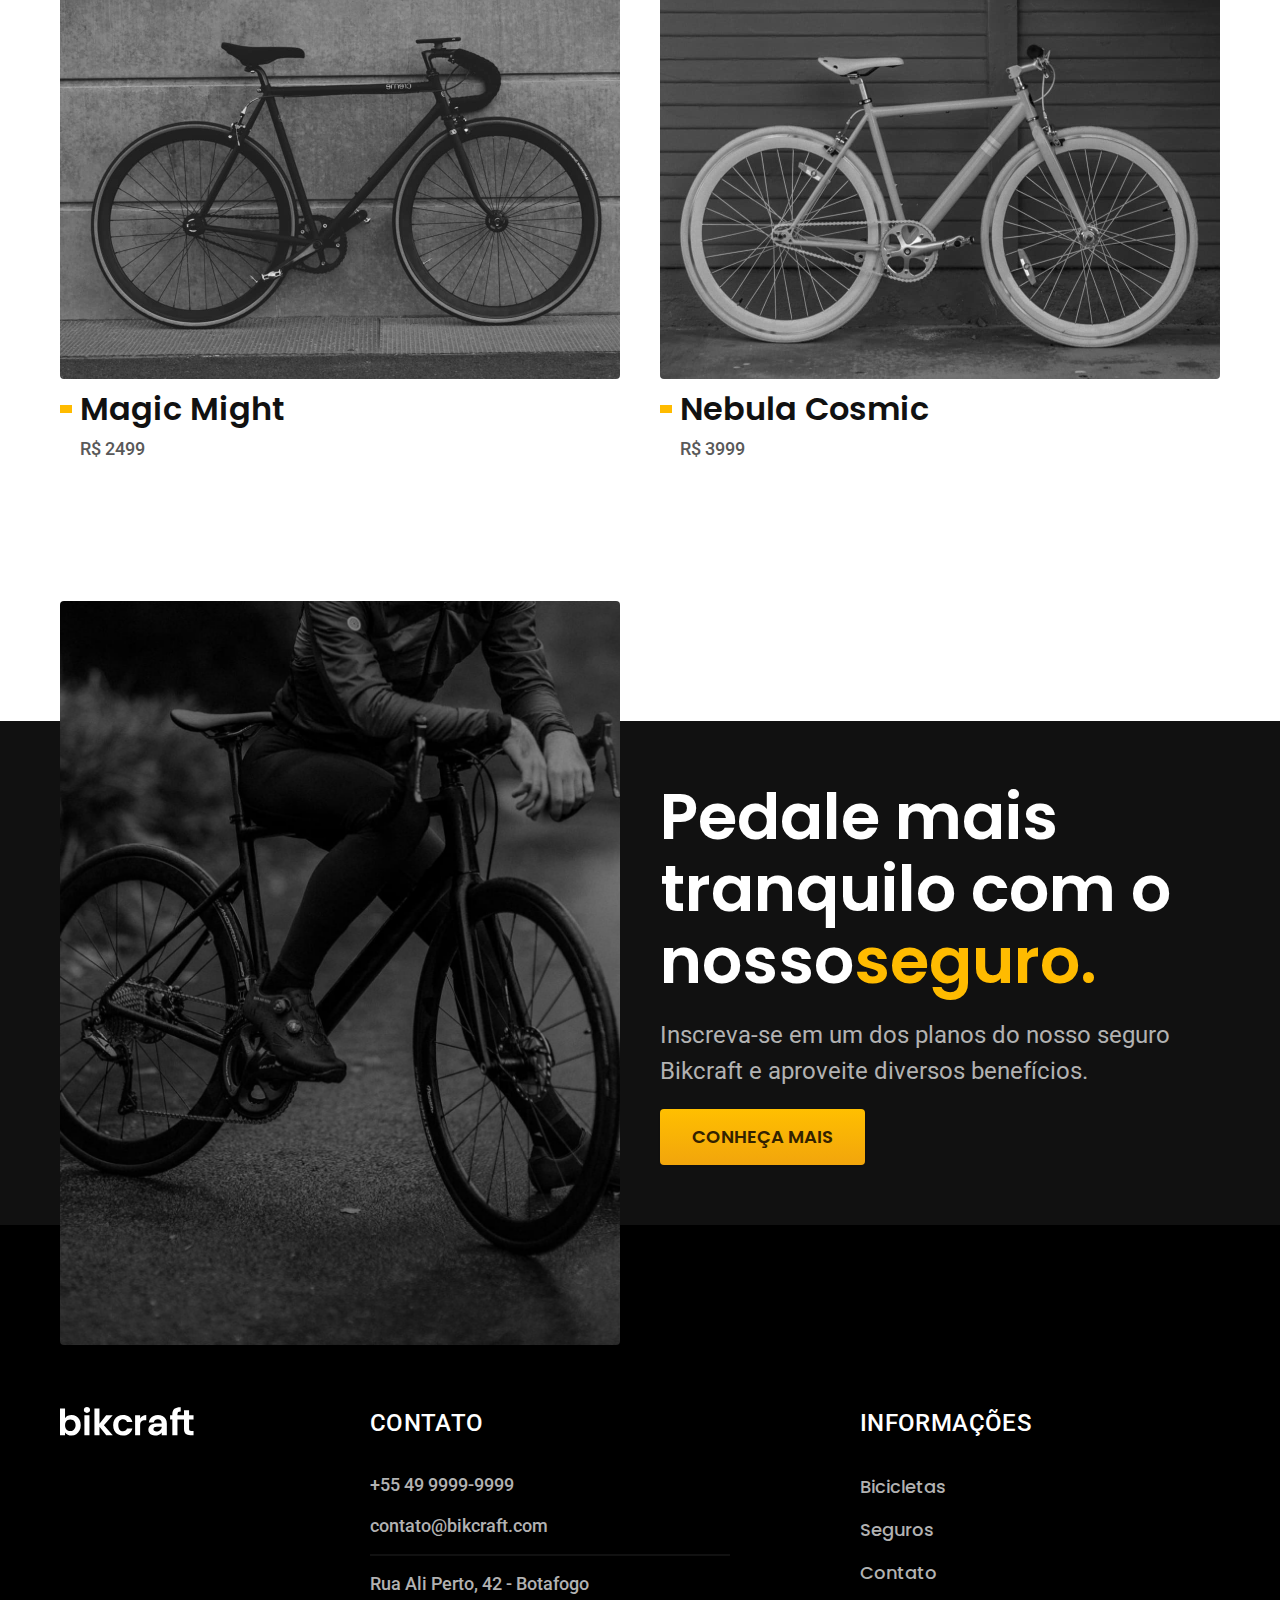
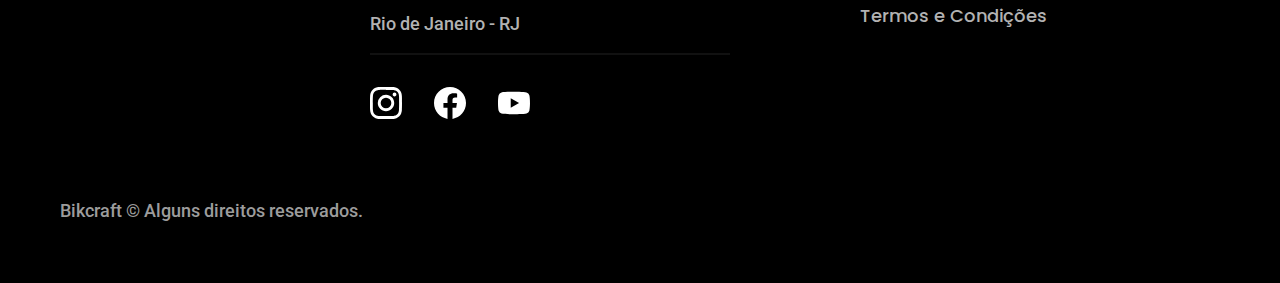
<file: bicicletas/nebula.html>
<!DOCTYPE html>
<html lang="pt-br">

<head>
  <meta charset="UTF-8">
  <meta name="viewport" content="width=device-width, initial-scale=1.0">
  <meta name="description" content="Bicicleta Nebula Cosmic">

  <link rel="icon" href="../favicon.svg" type="image/svg+xml">

  <link rel="preload" href="/css/style.min.css" as="style">
  <link rel="stylesheet" href="/css/style.min.css">

  <link rel="preconnect" href="https://fonts.googleapis.com">
  <link rel="preconnect" href="https://fonts.gstatic.com" crossorigin>
  <link href="https://fonts.googleapis.com/css2?family=Merriweather:ital,opsz,wght@1,18..144,900&family=Poppins:ital,wght@0,100;0,200;0,300;0,400;0,500;0,600;0,700;0,800;0,900;1,100;1,200;1,300;1,400;1,500;1,600;1,700;1,800;1,900&family=Roboto:ital,wght@0,100..900;1,100..900&display=swap" rel="stylesheet">

  <title>Nebula Cosmic | Bikcraft</title>
  <script>
    document.documentElement.classList.add("js");
  </script>
</head>

<body id="bicicleta">
  <header class="header-bg">
    <div class="header container-1200">
      <a href="/"><img src="/img/bikcraft.svg" alt="Logo Bikcraft" width="136" height="32">
      </a>
      <nav aria-label="primaria">
        <ul class="header-menu font-1-m cor-c0">
          <li><a href="/bicicletas.html">Bicicletas</a></li>
          <li><a href="/seguros.html">Seguros</a></li>
          <li><a href="/contato.html">Contato</a></li>
        </ul>
      </nav>
    </div>
  </header>

  <main class="titulo-bg">
    <div>
      <div class="titulo container-1200">
        <p class="font-2-xl cor-c5">R$ 3999</p>
        <h1 class="font-1-xxl  cor-c0">Nebula Cosmic<span class="cor-p1">.<span></h1>
      </div>
    </div>
    <div class="bicicleta container-1200">
      <div class="bicicleta-imagens">
        <img src="/img/bicicleta/nimbus3.jpg" alt="" width="1120" height="880" alt="Bicicleta 3">
        <img src="/img/bicicleta/nimbus1.jpg" alt="" width="1120" height="880" alt="Bicicleta 1">
        <img src="/img/bicicleta/nimbus2.jpg" alt="" width="1120" height="880" alt="Bicicleta 2">
      </div>
      <div class="bicicleta-conteudo">
        <p class="font-2-l cor-c5">A Nebula Cosmic é a melhor Bikcraft já criada pela nossa equipe. Ela vem equipada com os melhores acessórios, o que garante maior velocidade.</p>
        <div class="bicicleta-comprar">
          <a class="botao" href="/orcamento.html?tipo=bikcraft&produto=nebula">Comprar Agora</a>
          <span class="font-1-xs cor-c6"><img src="/img/icones/entrega.svg" alt="" width="16" height="16">Entrega em 5 dias</span>
          <span class="font-1-xs cor-c6"><img src="/img/icones/estoque.svg" alt="" width="16" height="16">18 em estoque</span>
        </div>

        <h2 class="font-1-xs cor-c0">Informações</h2>
        <ul class="bicicleta-informacoes">
          <li>
            <img src="/img/icones/eletrica.svg" alt="" width="32" height="32">
            <h3 class="cor-c0 font-1-m">Motor Elétrico</h3>
            <p class="cor-c5 font-2-xs">Permite você viajar distâncias inimaginaveis com a sua bike.</p>
          </li>
          <li>
            <img src="/img/icones/velocidade.svg" alt="" width="32" height="32">
            <h3 class="cor-c0 font-1-m">40 km/h</h3>
            <p class="cor-c5 font-2-xs">A mais rápida bicicleta elétrica disponível hoje no mercado.</p>
          </li>
          <li>
            <img src="/img/icones/rastreador.svg" alt="" width="32" height="32">
            <h3 class="cor-c0 font-1-m">Rastreador</h3>
            <p class="cor-c5 font-2-xs">Rastreador e sistema anti-furto para garantir o seu sossego.</p>
          </li>
          <li>
            <img src="/img/icones/carbono.svg" alt="" width="32" height="32">
            <h3 class="cor-c0 font-1-m">Fibra de Carbono</h3>
            <p class="cor-c5 font-2-xs">Maior proteção possível para a sua Bikcraft com fibra de carbono.</p>
          </li>
        </ul>
        <h2 class="font-1-xs cor-c0">Ficha técnica</h2>
        <ul class="bicicleta-ficha font-2-s cor-c4">
          <li>Peso <span>9kg</span></li>
          <li>Altura <span>60 cm</span></li>
          <li>Largura <span>120 cm</span></li>
          <li>Profundidade <span>10 cm</span></li>
          <li>Marchas <span>16</span></li>
          <li>Roda <span>29</span></li>
        </ul>
      </div>
    </div>
  </main>

  <article class="bicicletas-lista container-1200">
    <h2 class="font-1-xxl">escolha a sua<span class="cor-p1">.</span></h2>
    <ul>
      <li>
        <a href="/bicicletas/magic.html">
          <img src="/img/bicicleta/nimbus2.jpg" alt="Bicicleta Preta" width="1120" height="880">
          <h3 class="font-1-xl">Magic Might</h3>
          <span class="font-2-m cor-c8">R$ 2499</span>
        </a>
      </li>
      <li>
        <a href="/bicicletas/nebula.html">
          <img src="/img/bicicleta/nimbus3.jpg" alt="Bicicleta Branca" width="1120" height="880">
          <h3 class="font-1-xl">Nebula Cosmic</h3>
          <span class="font-2-m cor-c8">R$ 3999</span>
        </a>
      </li>
    </ul>
  </article>

  <article class="seguro-bg">
    <div class="seguro container-1200">
      <div class="seguro-imagem">
        <img src="/img/fotos/seguros.jpg" alt="Pessoa parada em cima de uma bicicleta." width="1120" height="880">
      </div>
      <div class="seguro-conteudo">
        <h1 class="font-1-xxl  cor-c0">Pedale mais tranquilo com o nosso<span class="cor-p1">seguro.<span></h1>
        <p class="font-2-l cor-c5">Inscreva-se em um dos planos do nosso seguro Bikcraft e aproveite diversos benefícios.</p>
        <a href="/seguros.html" class="botao">Conheça mais</a>
      </div>
    </div>
  </article>


  <footer class="footer-bg">
    <div class="footer container-1200">
      <img src="/img/bikcraft.svg" alt="Logo Bikcraft" width="136" height="32">

      <div class="footer-contato">
        <h3 class="font-2-l-b cor-c0">Contato</h3>
        <ul class="cor-c5 font-2-m">
          <li><a href="tel:+554999999999">+55 49 9999-9999</a></li>
          <li><a href="mailto:contato@bikcraft.com">contato@bikcraft.com</a></li>
          <li>Rua Ali Perto, 42 - Botafogo</li>
          <li>Rio de Janeiro - RJ</li>
        </ul>
        <div class="footer-redes">
          <a href="/"> <img src="/img/redes/instagram.svg" alt="Instagram" width="32" height="32"></a>
          <a href="/"> <img src="/img/redes/facebook.svg" alt="Facebook" width="32" height="32"></a>
          <a href="/"> <img src="/img/redes/youtube.svg" alt="Youtube" width="32" height="32"></a>
        </div>
      </div>

      <div class="footer-informacoes">
        <h3 class="font-2-l-b cor-c0">Informações</h3>
        <nav>
          <ul class="cor-c5 font-1-m">
            <li><a href="/bicicletas.html">Bicicletas</a></li>
            <li><a href="/seguros.html">Seguros</a></li>
            <li><a href="/contato.html">Contato</a></li>
            <li><a href="/termos.html">Termos e Condições</a></li>
          </ul>
        </nav>
      </div>

      <p class="footer-copy font-2-m cor-c6">Bikcraft © Alguns direitos reservados.</p>
    </div>

  </footer>

  <script src="../js/script.js"> </script>
</body>

</html>
</file>
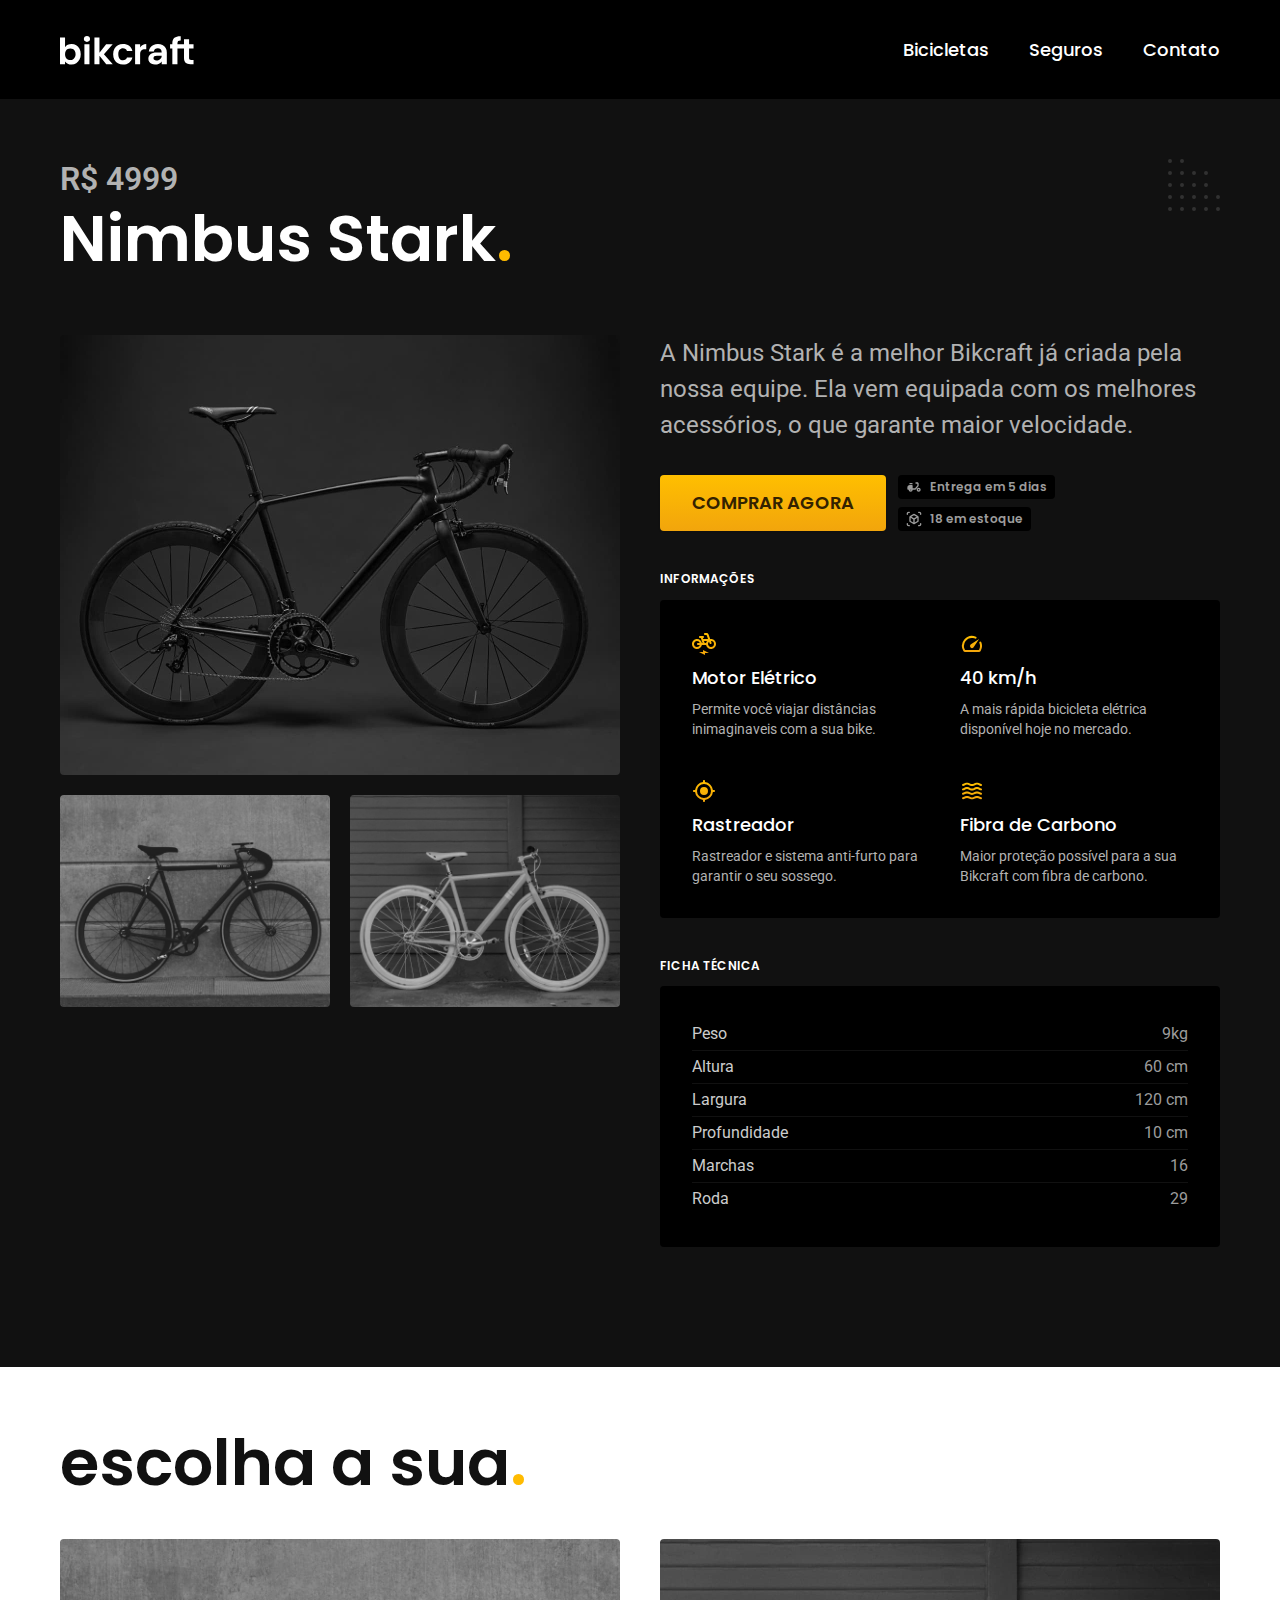
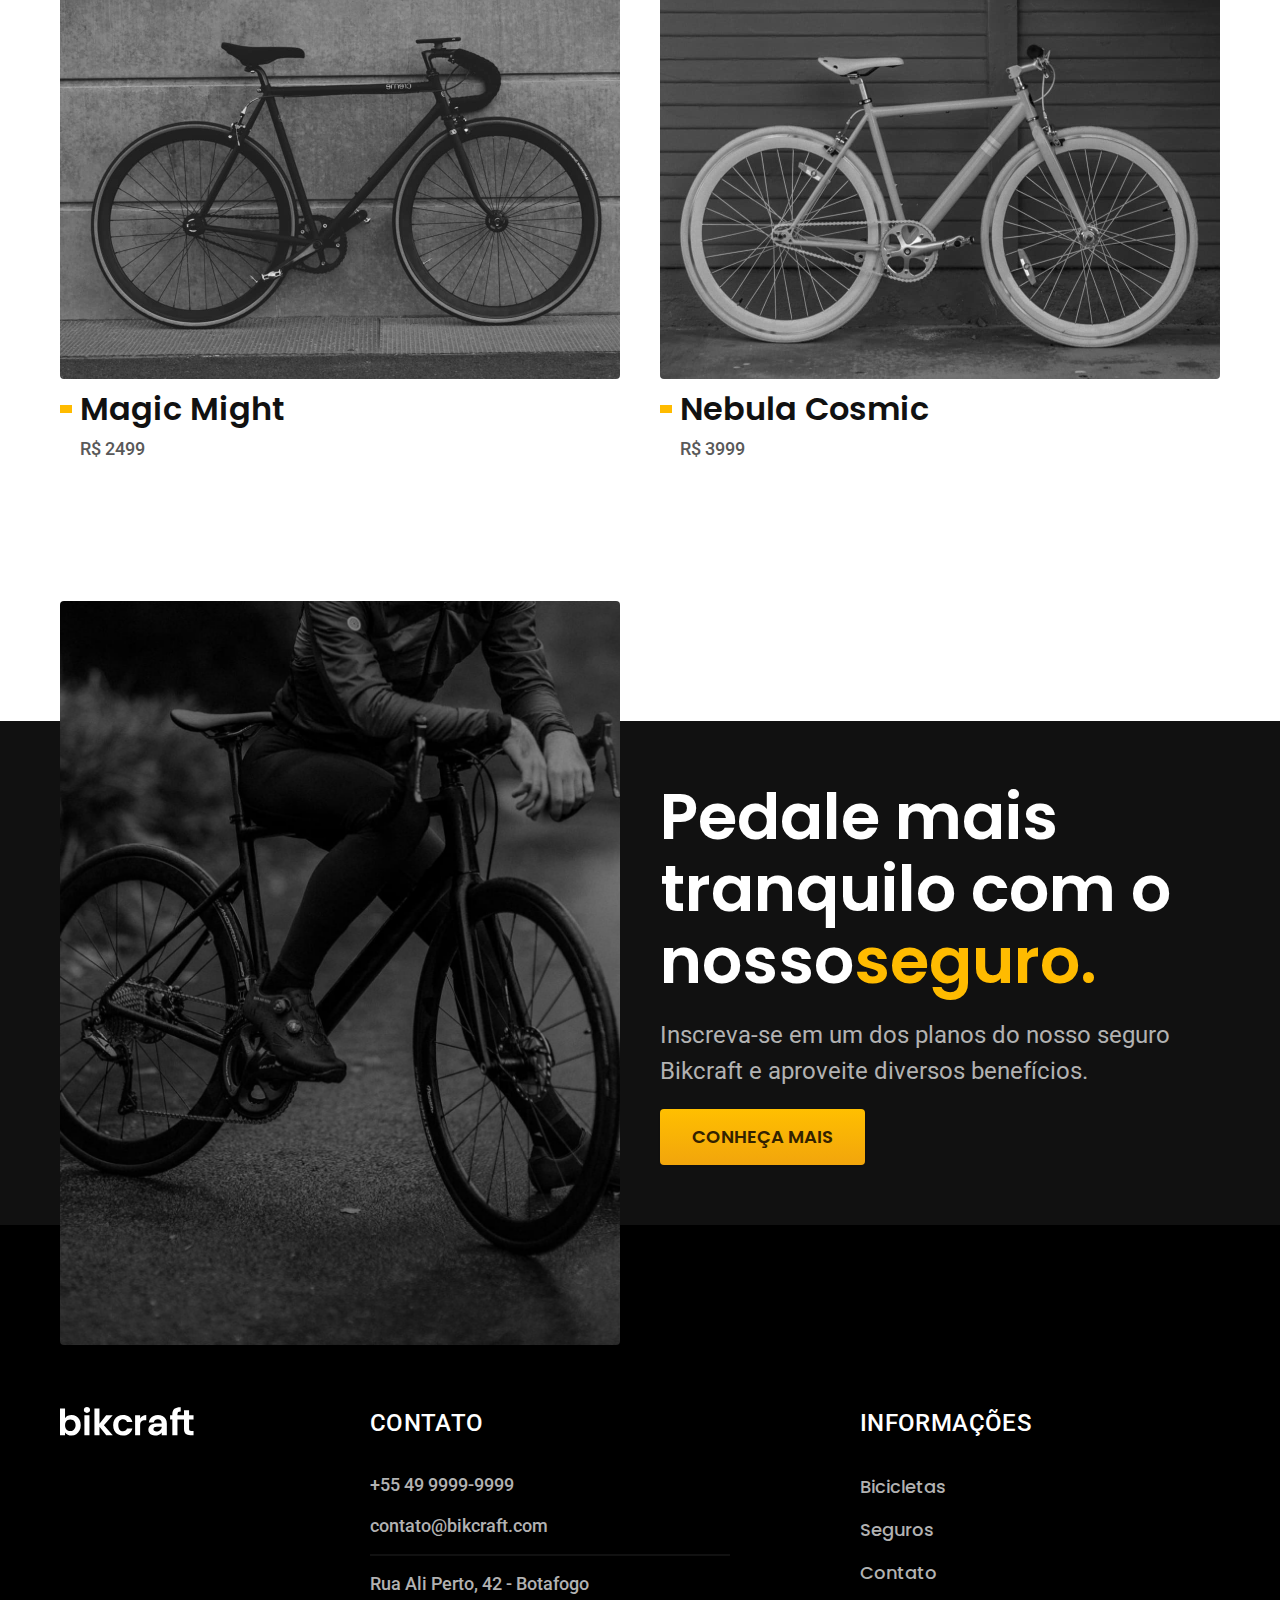
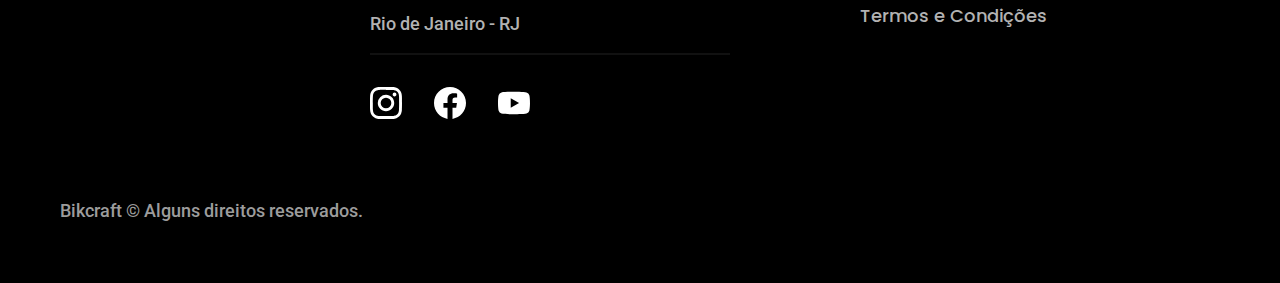
<file: bicicletas/nimbus.html>
<!DOCTYPE html>
<html lang="pt-br">

<head>
  <meta charset="UTF-8">
  <meta name="viewport" content="width=device-width, initial-scale=1.0">
  <meta name="description" content="Bicicleta Nimbus Stark">

  <link rel="icon" href="../favicon.svg" type="image/svg+xml">

  <link rel="preload" href="/css/style.min.css" as="style">
  <link rel="stylesheet" href="/css/style.min.css">

  <link rel="preconnect" href="https://fonts.googleapis.com">
  <link rel="preconnect" href="https://fonts.gstatic.com" crossorigin>
  <link href="https://fonts.googleapis.com/css2?family=Merriweather:ital,opsz,wght@1,18..144,900&family=Poppins:ital,wght@0,100;0,200;0,300;0,400;0,500;0,600;0,700;0,800;0,900;1,100;1,200;1,300;1,400;1,500;1,600;1,700;1,800;1,900&family=Roboto:ital,wght@0,100..900;1,100..900&display=swap" rel="stylesheet">

  <title>Nimbus Stark | Bikcraft</title>
  <script>
    document.documentElement.classList.add("js");
  </script>
</head>

<body id="bicicleta">
  <header class="header-bg">
    <div class="header container-1200">
      <a href="/"><img src="/img/bikcraft.svg" alt="Logo Bikcraft" width="136" height="32">
      </a>
      <nav aria-label="primaria">
        <ul class="header-menu font-1-m cor-c0">
          <li><a href="/bicicletas.html">Bicicletas</a></li>
          <li><a href="/seguros.html">Seguros</a></li>
          <li><a href="/contato.html">Contato</a></li>
        </ul>
      </nav>
    </div>
  </header>

  <main class="titulo-bg">
    <div>
      <div class="titulo container-1200">
        <p class="font-2-xl cor-c5">R$ 4999</p>
        <h1 class="font-1-xxl  cor-c0">Nimbus Stark<span class="cor-p1">.<span></h1>
      </div>
    </div>
    <div class="bicicleta container-1200">
      <div class="bicicleta-imagens">
        <img src="/img/bicicleta/nimbus1.jpg" alt="" width="1120" height="880" alt="Bicicleta 1">
        <img src="/img/bicicleta/nimbus2.jpg" alt="" width="1120" height="880" alt="Bicicleta 2">
        <img src="/img/bicicleta/nimbus3.jpg" alt="" width="1120" height="880" alt="Bicicleta 3">
      </div>
      <div class="bicicleta-conteudo">
        <p class="font-2-l cor-c5">A Nimbus Stark é a melhor Bikcraft já criada pela nossa equipe. Ela vem equipada com os melhores acessórios, o que garante maior velocidade.</p>
        <div class="bicicleta-comprar">
          <a class="botao" href="/orcamento.html?tipo=bikcraft&produto=nimbus">Comprar Agora</a>
          <span class="font-1-xs cor-c6"><img src="/img/icones/entrega.svg" alt="" width="16" height="16">Entrega em 5 dias</span>
          <span class="font-1-xs cor-c6"><img src="/img/icones/estoque.svg" alt="" width="16" height="16">18 em estoque</span>
        </div>

        <h2 class="font-1-xs cor-c0">Informações</h2>
        <ul class="bicicleta-informacoes">
          <li>
            <img src="/img/icones/eletrica.svg" alt="" width="32" height="32">
            <h3 class="cor-c0 font-1-m">Motor Elétrico</h3>
            <p class="cor-c5 font-2-xs">Permite você viajar distâncias inimaginaveis com a sua bike.</p>
          </li>
          <li>
            <img src="/img/icones/velocidade.svg" alt="" width="32" height="32">
            <h3 class="cor-c0 font-1-m">40 km/h</h3>
            <p class="cor-c5 font-2-xs">A mais rápida bicicleta elétrica disponível hoje no mercado.</p>
          </li>
          <li>
            <img src="/img/icones/rastreador.svg" alt="" width="32" height="32">
            <h3 class="cor-c0 font-1-m">Rastreador</h3>
            <p class="cor-c5 font-2-xs">Rastreador e sistema anti-furto para garantir o seu sossego.</p>
          </li>
          <li>
            <img src="/img/icones/carbono.svg" alt="" width="32" height="32">
            <h3 class="cor-c0 font-1-m">Fibra de Carbono</h3>
            <p class="cor-c5 font-2-xs">Maior proteção possível para a sua Bikcraft com fibra de carbono.</p>
          </li>
        </ul>
        <h2 class="font-1-xs cor-c0">Ficha técnica</h2>
        <ul class="bicicleta-ficha font-2-s cor-c4">
          <li>Peso <span>9kg</span></li>
          <li>Altura <span>60 cm</span></li>
          <li>Largura <span>120 cm</span></li>
          <li>Profundidade <span>10 cm</span></li>
          <li>Marchas <span>16</span></li>
          <li>Roda <span>29</span></li>
        </ul>
      </div>
    </div>
  </main>

  <article class="bicicletas-lista container-1200">
    <h2 class="font-1-xxl">escolha a sua<span class="cor-p1">.</span></h2>
    <ul>
      <li>
        <a href="/bicicletas/magic.html">
          <img src="/img/bicicleta/nimbus2.jpg" alt="Bicicleta Preta" width="1120" height="880">
          <h3 class="font-1-xl">Magic Might</h3>
          <span class="font-2-m cor-c8">R$ 2499</span>
        </a>
      </li>
      <li>
        <a href="/bicicletas/nebula.html">
          <img src="/img/bicicleta/nimbus3.jpg" alt="Bicicleta Branca" width="1120" height="880">
          <h3 class="font-1-xl">Nebula Cosmic</h3>
          <span class="font-2-m cor-c8">R$ 3999</span>
        </a>
      </li>
    </ul>
  </article>

  <article class="seguro-bg">
    <div class="seguro container-1200">
      <div class="seguro-imagem">
        <img src="/img/fotos/seguros.jpg" alt="Pessoa parada em cima de uma bicicleta." width="1360" height="1512">
      </div>
      <div class="seguro-conteudo">
        <h1 class="font-1-xxl  cor-c0">Pedale mais tranquilo com o nosso<span class="cor-p1">seguro.<span></h1>
        <p class="font-2-l cor-c5">Inscreva-se em um dos planos do nosso seguro Bikcraft e aproveite diversos benefícios.</p>
        <a href="/seguros.html" class="botao">Conheça mais</a>
      </div>
    </div>
  </article>


  <footer class="footer-bg">
    <div class="footer container-1200">
      <img src="/img/bikcraft.svg" alt="Logo Bikcraft" width="136" height="32">

      <div class="footer-contato">
        <h3 class="font-2-l-b cor-c0">Contato</h3>
        <ul class="cor-c5 font-2-m">
          <li><a href="tel:+554999999999">+55 49 9999-9999</a></li>
          <li><a href="mailto:contato@bikcraft.com">contato@bikcraft.com</a></li>
          <li>Rua Ali Perto, 42 - Botafogo</li>
          <li>Rio de Janeiro - RJ</li>
        </ul>
        <div class="footer-redes">
          <a href="/"> <img src="/img/redes/instagram.svg" alt="Instagram" width="32" height="32"></a>
          <a href="/"> <img src="/img/redes/facebook.svg" alt="Facebook" width="32" height="32"></a>
          <a href="/"> <img src="/img/redes/youtube.svg" alt="Youtube" width="32" height="32"></a>
        </div>
      </div>

      <div class="footer-informacoes">
        <h3 class="font-2-l-b cor-c0">Informações</h3>
        <nav>
          <ul class="cor-c5 font-1-m">
            <li><a href="/bicicletas.html">Bicicletas</a></li>
            <li><a href="/seguros.html">Seguros</a></li>
            <li><a href="/contato.html">Contato</a></li>
            <li><a href="/termos.html">Termos e Condições</a></li>
          </ul>
        </nav>
      </div>

      <p class="footer-copy font-2-m cor-c6">Bikcraft © Alguns direitos reservados.</p>
    </div>

  </footer>

  <script src="../js/script.js"> </script>
</body>

</html>
</file>
<file: css/style.css>

</file>
<file: css/style.min.css>
body{margin:0;font-family:Arial,Helvetica,sans-serif;color:#111}blockquote,dd,h1,h2,h3,h4,p,span,ul{margin:0}ul{padding:0;list-style:none}a{text-decoration:none;color:inherit}img{max-width:100%;height:auto;display:block}img[src$=".jpg"]{border-radius:4px}textarea{resize:none}.header-bg{background-color:var(--cor-c12)}.header{display:flex;flex-wrap:wrap;justify-content:space-between;align-items:center;padding-top:20px;padding-bottom:20px}.header-menu{display:flex;flex-wrap:wrap;gap:40px}.header-menu a{padding:16px 0;display:inline-block;position:relative}.header-menu a::after{content:"";display:block;height:2px;width:0%;background-color:var(--cor-c0);margin-top:4px;transition:.3s;position:absolute}.header-menu a.ativo::after,.header-menu a:hover::after{width:100%}@media (max-width:800px){.header-menu{gap:20px}.header-menu a{background-color:var(--cor-c11);padding:12px 16px;border-radius:4px}.header-menu a:hover{background-color:var(--cor-c10)}.header a:after{display:none}}@media (max-width:600px){.header-menu{gap:12px}.header-menu a{padding:8px 12px;font-size:14px}}@media (max-width:469px){.header-menu{padding-top:20px}}.font-1-xxl{font-size:4rem;line-height:1.125;font-family:Poppins,sans-serif;font-weight:600}.font-1-xl{font-size:2rem;line-height:1.25;font-family:Poppins,sans-serif;font-weight:600}.font-2-xl{font-size:2rem;line-height:1.25;font-family:Roboto,sans-serif;font-weight:600}.font-1-l{font-size:1.5rem;line-height:1.5;font-family:Poppins,sans-serif;font-weight:400}.font-2-l{font-size:1.5rem;line-height:1.5;font-family:Roboto,sans-serif;font-weight:400}.font-2-l-b{font-size:1.5rem;line-height:1.5;font-family:Roboto,sans-serif;font-weight:500;letter-spacing:.015em;text-transform:uppercase}.font-1-m{font-size:1.125rem;line-height:1.5;font-family:Poppins,sans-serif;font-weight:500}.font-1-m-b{font-size:1.125rem;line-height:1.5;font-family:Poppins,sans-serif;font-weight:600}.font-2-m{font-size:1.125rem;line-height:1.35;font-family:Roboto,sans-serif;font-weight:500}.font-1-s{font-size:1rem;line-height:1.5;font-family:Poppins,sans-serif;font-weight:400}.font-2-s{font-size:1rem;line-height:1.5;font-family:Roboto,sans-serif;font-weight:400}.font-2-xs{font-size:.875rem;line-height:1.43;font-family:Roboto,sans-serif;font-weight:400}.font-1-xs{font-size:.75rem;line-height:1.35;font-family:Poppins,sans-serif;font-weight:600}@media (max-width:1200px){.font-1-xxl{font-size:3rem}.font-2-l,.font-2-l-b{font-size:1.125rem}}@media (max-width:800px){.font-1-xxl{font-size:2rem}.font-1-xl,.font-2-xl{font-size:1.5rem}.titulo p{font-size:1rem;text-transform:lowercase;font-weight:400}}:root{--cor-c12:#000000;--cor-c11:#111111;--cor-c10:#2e2e2e;--cor-c9:#404040;--cor-c8:#595959;--cor-c7:#717171;--cor-c6:#9c9c9c;--cor-c5:#b2b2b2;--cor-c4:#cccccc;--cor-c3:#dedede;--cor-c2:#ededed;--cor-c1:#f7f7f7;--cor-c0:#ffffff;--cor-p5:#332200;--cor-p4:#664400;--cor-p3:#a66f00;--cor-p2:#e4a30b;--cor-p1:#ffbb00}.cor-c0{color:var(--cor-c0)}.cor-c1{color:var(--cor-c1)}.cor-c2{color:var(--cor-c2)}.cor-c3{color:var(--cor-c3)}.cor-c4{color:var(--cor-c4)}.cor-c5{color:var(--cor-c5)}.cor-c6{color:var(--cor-c6)}.cor-c7{color:var(--cor-c7)}.cor-c8{color:var(--cor-c8)}.cor-c9{color:var(--cor-c9)}.cor-c10{color:var(--cor-c10)}.cor-c11{color:var(--cor-c11)}.cor-c12{color:var(--cor-c12)}.cor-p1{color:var(--cor-p1)}.cor-2{color:var(--cor-p2)}.cor-p3{color:var(--cor-p3)}.cor-p4{color:var(--cor-p4)}.cor-p5{color:var(--cor-p5)}.botao{padding:16px 32px;display:inline-block;background:linear-gradient(#ffbf00,#f2a50c);border-radius:4px;box-shadow:0 1px 2px rgba(0,0,0,.1);text-transform:uppercase;color:var(--cor-p5);font-size:1.125rem;line-height:1.35;font-family:Poppins,sans-serif;font-weight:600;max-width:max-content;cursor:pointer}.botao.secundario{background:var(--cor-c10);color:var(--cor-c2)}.botao.seta{display:flex;align-items:center}.botao.formbtn{border:none}.botao.seta::after{content:"";display:inline-block;width:18px;height:10px;margin-left:12px;background:url(/img/icones/seta.svg);transition:transform .2s}.botao:hover{background:linear-gradient(#ffb60d,#e59317)}.botao.secundario:hover{background:var(--cor-c9)}.botao.seta:hover::after{transform:translateX(4px)}@media (max-width:600px){.botao{padding:12px 16px;font-size:1rem}}.container-1200{max-width:1200px;padding-left:20px;padding-right:20px;box-sizing:border-box;margin-left:auto;margin-right:auto}.link{display:inline-block;color:var(--cor-p1);font-size:1.5rem;line-height:1.5;font-weight:500;font-family:Poppins,sans-serif;text-transform:uppercase}.link::after{content:"";width:100%;height:4px;display:block;background-color:currentColor}.link:hover{color:var(--cor-c0)}.titulo-bg{background-color:var(--cor-c11);padding-top:60px;padding-bottom:60px}.titulo{background:url("../img/dec/top-right.svg");background-repeat:no-repeat;background-position:top right 20px}.titulo p{margin-bottom:4px}@media (max-witdh:800px){.titulo-bg{padding-top:40px;padding-bottom:40px}.titulo p{font-size:1rem;text-transform:lowercase;font-weight:400}}.form{display:grid;grid-template-columns:1fr 1fr;gap:20px}.form label{display:block;font-size:1rem;font-weight:500;line-height:1.5;font-family:Poppins,sans-serif;margin-bottom:4px}.form label[for=termos]{margin-bottom:0;align-self:center}.form input[type=checkbox]{margin:0;border-radius:4px;height:20px;width:20px;box-sizing:border-box;align-self:center;cursor:pointer}.form input[type=email],.form input[type=text],form select,form textarea{font-weight:400;font-size:1rem;line-height:1.5;font-family:Roboto,sans-serif;background:var(--cor-c1);border:1px solid var(--cor-c2);padding:12px;border-radius:4px;width:100%;box-sizing:border-box}form select{cursor:pointer;color:var(--cor-c7)}.form input[type=email]:focus,.form input[type=text]:focus,form select:focus,form textarea:focus{outline:0;border-color:var(--cor-p1);background:var(--cor-c0);box-shadow:0 0 0 2px #fea}.form .col-2{grid-column:span 2}@media (max-width:600px){.form{grid-template-columns:1fr}.form .col-2{grid-column:1}}.js .fadeInDown{transform:translate3d(0,-20px,0)}.js .fadeInUp{transform:translate3d(0,20px,0)}.js .fadeInRight{transform:translate3d(20px,0,0)}.js .fadeInLeft{transform:translate3d(-20px,0,0)}.js [data-anime]{opacity:0}.js .anime{opacity:1;transform:none;transition:transform .8s,opacity .8s}.introducao-bg{background:var(--cor-c12) url("../img/dec/bottom-left.svg");background-position:bottom 160px left 20px;background-repeat:no-repeat;box-shadow:inset 0 -120px var(--cor-c0)}.introducao{display:grid;grid-template-columns:1fr 1fr;gap:0 40px}.introducao a,.introducao p{grid-column:1}.introducao-conteudo{align-self:end;padding-bottom:200px}.introducao img{height:100%;object-fit:cover}.introducao h1{margin-bottom:32px}.introducao p{margin-bottom:20px}@media (max-width:800px){.introducao-bg{background-color:var(--cor-c11);padding-top:40px;box-shadow:inset 0 -60px var(--cor-c0)}.introducao{grid-template-columns:1fr;gap:32px}.introducao h1{margin-bottom:16px}.introducao-conteudo{padding-bottom:0}.introducao img{height:300px;width:100%}}.tecnologia-bg{background-color:var(--cor-c11);box-shadow:inset 0 80px var(--cor-c0),inset 0 -80px var(--cor-c0)}.tecnologia{display:grid;grid-template-columns:1fr 1fr;gap:40px}.tecnologia-imagem img{width:100%;height:100%;object-fit:cover;object-position:left}.tecnologia-conteudo{padding-top:160px;padding-bottom:160px}.tecnologia-conteudo>span{display:block;margin-bottom:20px}.tecnologia-conteudo h2{margin-bottom:32px}.tecnologia-conteudo>p{margin-bottom:20px}.tecnologia a{margin-bottom:80px}.tecnologia-vantagens{display:flex;gap:40px}.tecnologia-vantagens h3{margin-bottom:8px;width:max-content}.tecnologia-vantagens img{margin-bottom:8px;width:24px}@media (max-width:800px){.tecnologia{grid-template-columns:1fr}.tecnologia-conteudo{padding-top:60px;padding-bottom:60px}.tecnologia-bg{box-shadow:initial}.tecnologia-imagem{display:none}.tecnologia a{margin-bottom:60px}}@media (max-width:600px){.tecnologia-vantagens{flex-direction:column}}.parceiros{padding-top:60px;padding-bottom:120px}.parceiros h2{margin-bottom:60px}.parceiros ul{padding:0 20px;max-width:1400px;margin-left:auto;margin-right:auto;display:grid;grid-template-columns:repeat(4,1fr)}.parceiros li{display:flex;padding:32px;border-left:2px solid var(--cor-c2)}.parceiros img{margin:auto}.parceiros li:first-child,li:nth-child(5){border-left:none}.parceiros li:nth-child(n+5){border-top:2px solid var(--cor-c2)}@media (max-width:800px){.parceiros{padding-bottom:60px}.parceiros li{display:flex;padding:20px}.parceiros h2{margin-bottom:20px}.parceiros ul{grid-template-columns:repeat(2,1fr)}.parceiros li:nth-child(n+3){border-top:2px solid var(--cor-c2)}.parceiros li:nth-child(odd){border-left:none}}.depoimento{display:grid;grid-template-columns:1fr 1fr;background-color:var(--cor-p1);overflow:hidden}.depoimento img{width:100%;height:100%;object-fit:cover;border-radius:0}.depoimento-conteudo{padding:40px 40px 80px 80px;align-self:end;background:url("../img/dec/bottom-right-p.svg");background-position:bottom 40px right 40px;background-repeat:no-repeat}.depoimento-conteudo p{max-width:32ch;font-family:Merriweather,serif;font-style:italic;font-weight:900;margin-bottom:32px;position:relative}.depoimento p::before{content:"“";font-size:5rem;color:var(--cor-p2);position:absolute;left:-40px;top:-20px}.depoimento p::after{font-size:5rem;content:"”";color:var(--cor-p2);position:absolute}@media (min-width:1200px){.depoimento img{max-height:520px}}@media (max-width:800px){.depoimento{grid-template-columns:1fr;text-align:center}.depoimento-conteudo{padding:40px 20px;justify-self:center}.depoimento img{max-height:280px}}.footer-bg{background-color:var(--cor-c12)}.footer{display:grid;grid-template-columns:3fr 5fr 4fr;gap:40px;padding-top:60px;padding-bottom:60px}.footer h3{margin-bottom:32px}.footer-contato ul{margin-bottom:32px}.footer-contato li:nth-child(2n)::after{content:"";display:block;max-width:360px;height:2px;background:var(--cor-c11);margin-top:16px}.footer li{margin-bottom:16px}.footer-redes{display:flex;gap:32px}.footer a:hover{color:var(--cor-c0)}.footer-copy{margin-top:40px;grid-column:1/-1}@media (max-width:800px){.footer>img{display:none}.footer{grid-template-columns:1fr 1fr}}@media (max-width:600px){.footer{grid-template-columns:1fr;gap:60px}.footer-copy{margin-top:0}}.bicicletas-lista{padding-top:60px;padding-bottom:120px;box-sizing:border-box}.bicicletas-lista ul{display:flex;gap:40px;padding:0 20px 20px 20px;max-width:1400px;margin-left:auto;margin-right:auto;overflow-x:auto}#bicicleta .bicicletas-lista ul{padding:0 0 20px 0}.bicicletas-lista li{flex:1;min-width:280px}.bicicletas-lista h2{padding-bottom:40px}.bicicletas-lista h3{margin-bottom:8px;display:flex;align-items:center}.bicicletas-lista img{margin-bottom:10px}.bicicletas-lista a{display:block}.bicicletas-lista h3::before{content:"";display:inline-block;width:12px;height:8px;margin-right:8px;background-color:var(--cor-p1);transition:width .2s}.bicicletas-lista a:hover h3::before{width:24px}.bicicletas-lista li span{padding-left:20px}@media (max-width:800px){.bicicletas-lista{padding-bottom:60px}.bicicletas-lista ul{gap:20px}}.bicicletas-bg:nth-child(3){background-image:linear-gradient(to right,var(--cor-c0) 30%,var(--cor-c11) 0)}.bicicletas{display:grid;grid-template-columns:1fr 1fr;gap:40px;padding-top:60px;padding-bottom:60px;background:url("../img/dec/top-right.svg");background-repeat:no-repeat;background-position:top 40px right 40px}.bicicletas-imagem{position:relative}.bicicletas-imagem span{background-color:var(--cor-c12);padding:8px 16px 8px 8px;display:inline-block;position:absolute;top:20px;right:0;border-radius:4px 0 0 4px}.bicicletas-conteudo{display:grid;grid-template-columns:1fr auto;align-content:start}.bicicletas h2,.bicicletas p{grid-column:1/-1}.bicicletas h2{margin-bottom:20px}.bicicletas h2::before{content:"";display:block;width:12px;height:8px;background-color:var(--cor-p1);margin-bottom:8px}.bicicletas p{margin-bottom:32px}.bicicletas a{place-self:end}.bicicletas li{display:flex;align-items:center}.bicicletas li+li{margin-top:16px}.bicicletas-conteudo img{width:24px;margin-right:8px}@media (max-width:800px){.bicicletas-bg:nth-child(3){background:var(--cor-c11)}.bicicletas{grid-template-columns:1fr;gap:20px;padding-top:40px;padding-bottom:40px}}@media (max-width:600px){.bicicletas-conteudo{grid-template-columns:1fr}.bicicletas ul{display:grid;grid-template-columns:1fr 1fr;margin-bottom:32px;font-size:1rem}.bicicletas a{place-self:start}}.bicicleta{display:grid;grid-template-columns:1fr 1fr;align-items:start;gap:40px;padding-top:60px;padding-bottom:60px}#bicicleta .titulo p{text-transform:uppercase}.bicicleta-imagens{display:flex;flex-wrap:wrap;gap:20px}.bicicleta-imagens img{flex:1;min-width:200px}.bicicleta-imagens img:first-child{min-width:100%}.bicicleta-conteudo>p{margin-bottom:32px}.bicicleta-comprar{display:grid;grid-template-columns:max-content auto;align-items:center;gap:8px 12px;margin-bottom:40px}.bicicleta-comprar a{grid-row:span 2}.bicicleta-comprar span{display:flex;align-items:center;justify-self:start;background-color:var(--cor-c12);padding:4px 8px;border-radius:4px;gap:8px}.bicicleta-conteudo h2{text-transform:uppercase;letter-spacing:.015em;margin-bottom:12px}.bicicleta-ficha,.bicicleta-informacoes{padding:32px;background-color:var(--cor-c12);border-radius:4px}.bicicleta-informacoes{display:grid;grid-template-columns:1fr 1fr;margin-bottom:40px;gap:40px}.bicicleta-informacoes img{width:24px;margin-bottom:8px}.bicicleta-informacoes h3{margin-bottom:8px}.bicicleta-ficha li{padding:4px 0;display:flex;justify-content:space-between;border-bottom:1px solid var(--cor-c11)}.bicicleta-ficha li:last-child{border-bottom:none}.bicicleta-ficha span{color:var(--cor-c6)}@media (max-width:800px){.bicicleta{grid-template-columns:1fr;padding-top:40px;padding-bottom:40px}.bicicleta-imagens{grid-row:2}}@media (max-width:400px){.bicicleta-informacoes{grid-template-columns:1fr}.bicicleta-comprar{grid-template-columns:1fr}}.seguro-bg{background-color:var(--cor-c11);box-shadow:inset 0 -120px var(--cor-c12),inset 0 120px 0 var(--cor-c0)}.seguro{display:grid;grid-template-columns:1fr 1fr;gap:0 40px}.seguro-conteudo{align-content:center;display:grid;gap:20px;padding-top:180px;padding-bottom:180px}.seguro-imagem img{height:100%;width:100%;object-position:center;object-fit:cover}@media (max-width:800px){.seguro-bg{box-shadow:inset 0 -80px 0 var(--cor-c12)}.seguro{grid-template-columns:1fr}.seguro-imagem{grid-row:2;margin-top:20px}.seguro-conteudo{padding-top:40px;padding-bottom:40px}.seguro-imagem img{height:280px;width:100%}}.seguros-bg{background-color:var(--cor-c11)}.seguros{padding-top:60px;padding-bottom:60px;display:grid;grid-template-columns:1fr 1fr;gap:40px;align-items:center}#seguros .seguros{padding-top:0}.seguros h2{grid-column:1/-1}.seguros-item{background:var(--cor-c12);padding:32px 32px 32px 60px;border-radius:4px;display:grid;grid-template-columns:1fr auto}.seguros-item h3{margin-bottom:40px}.seguros-item span{grid-column:2;display:block;text-align:right}.seguros-item ul{grid-column:1/-1;margin-bottom:32px}.seguros-item li+li{margin-top:20px}.seguros-item li{display:flex;align-items:center;position:relative}.seguros-item li::before{content:"";display:inline-block;width:13px;height:9px;background:url(/img/icones/lista.svg);position:absolute;left:-21px}.seguros-item a{grid-column:1/-1}@media (max-width:800px){.seguros{grid-template-columns:1fr}}.vantagens-bg{background-color:var(--cor-c12)}.vantagens{padding-top:120px;padding-bottom:120px}.vantagens h2{margin-bottom:60px}.vantagens-lista li{display:grid;gap:5px}.vantagens-lista{display:grid;grid-template-columns:repeat(auto-fit,minmax(280px,max-content));gap:40px 80px;align-items:start}.vantagens-lista h3,.vantagens-lista img{margin-bottom:8px}@media (max-width:800px){.vantagens{padding-top:60px;padding-bottom:60px}.vantagens-lista h2{margin-bottom:40px}.vantagens-lista li{gap:1px}}.perguntas{padding-bottom:120px;padding-top:120px}.perguntas h2{margin-bottom:60px}.perguntas dl>div{padding:20px;border-radius:4px}.perguntas button{display:grid;grid-template-columns:auto 1fr auto;align-items:center;gap:8px;cursor:pointer;border:none;background:0 0;width:100%;text-align:left}.perguntas dl>div:nth-child(odd){background-color:var(--cor-c1)}.perguntas button::before{content:"";display:inline-block;width:12px;height:8px;background-color:var(--cor-p1)}.perguntas button::after{content:"";display:inline-block;width:14px;height:6px;background-image:url("/img/icones/seta-abrir.svg")}.perguntas button:hover::after,.perguntas button[aria-expanded=true]::after{transform:rotate(180deg)}.js .perguntas dd{display:none}.js .perguntas dd.ativa{display:block}.perguntas dd{padding-left:20px;padding-top:16px;max-width:80ch}@media (max-width:800px){.perguntas{padding-top:60px;padding-bottom:60px}.perguntas h2{margin-bottom:40px}}#contato{background:linear-gradient(var(--cor-c11) 600px,var(--cor-c1) 0)}.contato{display:grid;grid-template-columns:5fr 7fr;margin-bottom:60px}.contato-dados,.contato-formulario{padding:60px;box-shadow:0 1px 2px rgba(0,0,0,.1)}.contato-dados{border-radius:5px 0 0 5px;background:var(--cor-c12) url("../img/dec/bottom-left.svg");background-repeat:no-repeat;background-position:bottom 20px left 20px}.contato-formulario{border-radius:0 5px 5px 0;background:var(--cor-c0) url("../img/dec/bottom-right.svg");background-repeat:no-repeat;background-position:bottom 20px right 20px}.contato-dados h2{margin-bottom:60px}.contato-endereco{margin-bottom:32px;padding-left:28px;background:url("../img/icones/local.svg");background-repeat:no-repeat}.contato-endereco p{margin-bottom:8px}.contato-meios a{display:block;width:max-content;margin-bottom:8px;padding-left:28px}.contato-meios a:first-child{background:url("../img/icones/email.svg");background-repeat:no-repeat;background-position:0 2px}.contato-meios a:last-child{background:url("../img/icones/telefone.svg");background-repeat:no-repeat;background-position:0 2px;margin-top:32px;margin-bottom:60px}.contato-redes{display:flex;flex-wrap:wrap;gap:32px;padding-left:28px}@media (max-width:800px){.contato{grid-template-columns:1fr}.contato-dados,.contato-formulario{padding:20px}.contato-dados{border-radius:5px 5px 0 0;background:var(--cor-c12)}.contato-formulario{border-radius:0 0 5px 5px}.contato-dados h2,.contato-meios a:last-child{margin-bottom:32px}.contato-redes{margin-bottom:12px}}.lojas{display:grid;grid-template-columns:1fr 1fr;gap:0 40px;padding-bottom:120px}.lojas h2{grid-column:1/-1;margin-bottom:60px}.lojas img{border-radius:4px 4px 0 0}.lojas-item{border-radius:4px;background:var(--cor-c0);box-shadow:0 1px 2px rgba(0,0,0,.1)}.lojas-conteudo{display:grid;grid-template-columns:1fr 1fr;gap:32px 16px;padding:32px}.lojas-conteudo h3,.lojas-tempo{grid-column:1/-1}.lojas-dados{display:grid;gap:8px;border-left:2px solid var(--cor-c2);padding-left:12px}.lojas-tempo{display:flex;align-items:center;gap:8px}.lojas-conteudo h3::before{content:"";display:inline-block;width:12px;height:8px;margin-right:8px;background-color:var(--cor-p1)}.lojas-conteudo h3:hover:before{width:24px}.lojas-conteudo h3{display:flex;align-items:center}@media (max-width:800px){.lojas{gap:20px;padding-bottom:60px}.lojas h2{margin-bottom:32px}.lojas-conteudo{grid-template-columns:1fr}}@media (max-width:600px){.lojas{grid-template-columns:1fr}}#orcamento{background:linear-gradient(var(--cor-c11) 600px,var(--cor-c1) 0)}.orcamento{display:grid;grid-template-columns:5fr 7fr;padding-bottom:120px}.orcamento-produto>*{grid-column:1/-1}.orcamento-produto>label{grid-column:initial}.orcamento-produto{background:var(--cor-c12) url("../img/dec/bottom-left.svg");background-repeat:no-repeat;background-position:bottom 20px left 20px;border-radius:5px 0 0 5px;display:grid;grid-template-columns:1fr 1fr;align-content:start;gap:20px}.orcamento-produto label{font-weight:400;font-size:1rem;line-height:1.5;font-family:Poppins,sans-serif;color:var(--cor-c4);background-color:var(--cor-c10);padding:12px 16px;border-radius:4px;cursor:pointer;display:grid;grid-template-columns:auto 1fr auto;align-items:center;border:1px solid var(--cor-c10)}.orcamento-produto label:focus{box-shadow:0 0 2px var(--cor-p1)}.orcamento-produto label:hover{background-color:var(--cor-c9);border-color:var(--cor-c9)}.orcamento-produto input:focus+label{box-shadow:0 0 0 2px var(--cor-p1);border-color:var(--cor-c12)}.orcamento-produto label::before{content:"";display:inline-block;box-sizing:border-box;width:12px;height:12px;border:1px solid var(--cor-c6);border-radius:50%;margin-right:8px}.orcamento-produto input:checked+label::before{border:1px solid var(--cor-c7);box-shadow:inset 0 0 0 3px var(--cor-c0),inset 0 0 0 6px var(--cor-c7)}.orcamento-produto label span{display:none}.orcamento-produto input:checked+label span{display:inline-block}.orcamento-conteudo{display:none}.orcamento-conteudo h2,.orcamento-dados h2:nth-of-type(n+2){margin-top:20px}.orcamento-produto input{opacity:0;position:absolute;pointer-events:none}.orcamento-produto input:checked+label{background-color:var(--cor-c0);color:var(--cor-c11)}#bikcraft:checked~#orcamento-bikcraft,#seguro:checked~#orcamento-seguro{display:grid;gap:20px}.orcamento-dados,.orcamento-produto{padding:60px;box-shadow:0 1px 2px rgba(0,0,0,.1)}.orcamento h2{text-transform:uppercase;position:relative;display:flex;align-items:center}.orcamento h2::before{content:"";display:inline-block;width:4px;height:8px;background-color:var(--cor-p1);position:absolute;left:-12px}.orcamento-dados{background:var(--cor-c0) url("../img/dec/bottom-right.svg");background-repeat:no-repeat;background-position:bottom 20px right 20px;border-radius:0 5px 5px 0}.orcamento-dados button{grid-column:1/-1;width:max-content}.checkbox-termos{display:flex;gap:8px}.checkbox-termos a{text-decoration:underline}.orcamento-detalhes{display:none;background-color:var(--cor-c0);padding:20px;grid-template-columns:1fr 1fr;border-radius:4px;align-items:center}.orcamento-detalhes li{display:flex;align-items:center;margin-bottom:8px}.orcamento-detalhes li img{width:16px;margin-right:8px}.orcamento-produto input:checked+label+.orcamento-detalhes{display:grid}@media (max-width:1200px){.orcamento-dados,.orcamento-produto{padding:32px}}@media (max-width:800px){.orcamento{grid-template-columns:1fr}.orcamento-dados{border-radius:0 0 5px 5px}.orcamento-produto{border-radius:5px 5px 0 0;background:var(--cor-c12)}}@media (max-width:400px){.orcamento-produto{grid-template-columns:1fr}}.termos{padding-top:80px;padding-bottom:80px}.termos h2{font-weight:600;margin-bottom:20px}.termos p+h2{margin-top:40px}.termos p{max-width:75ch;margin-bottom:24px}
</file>
